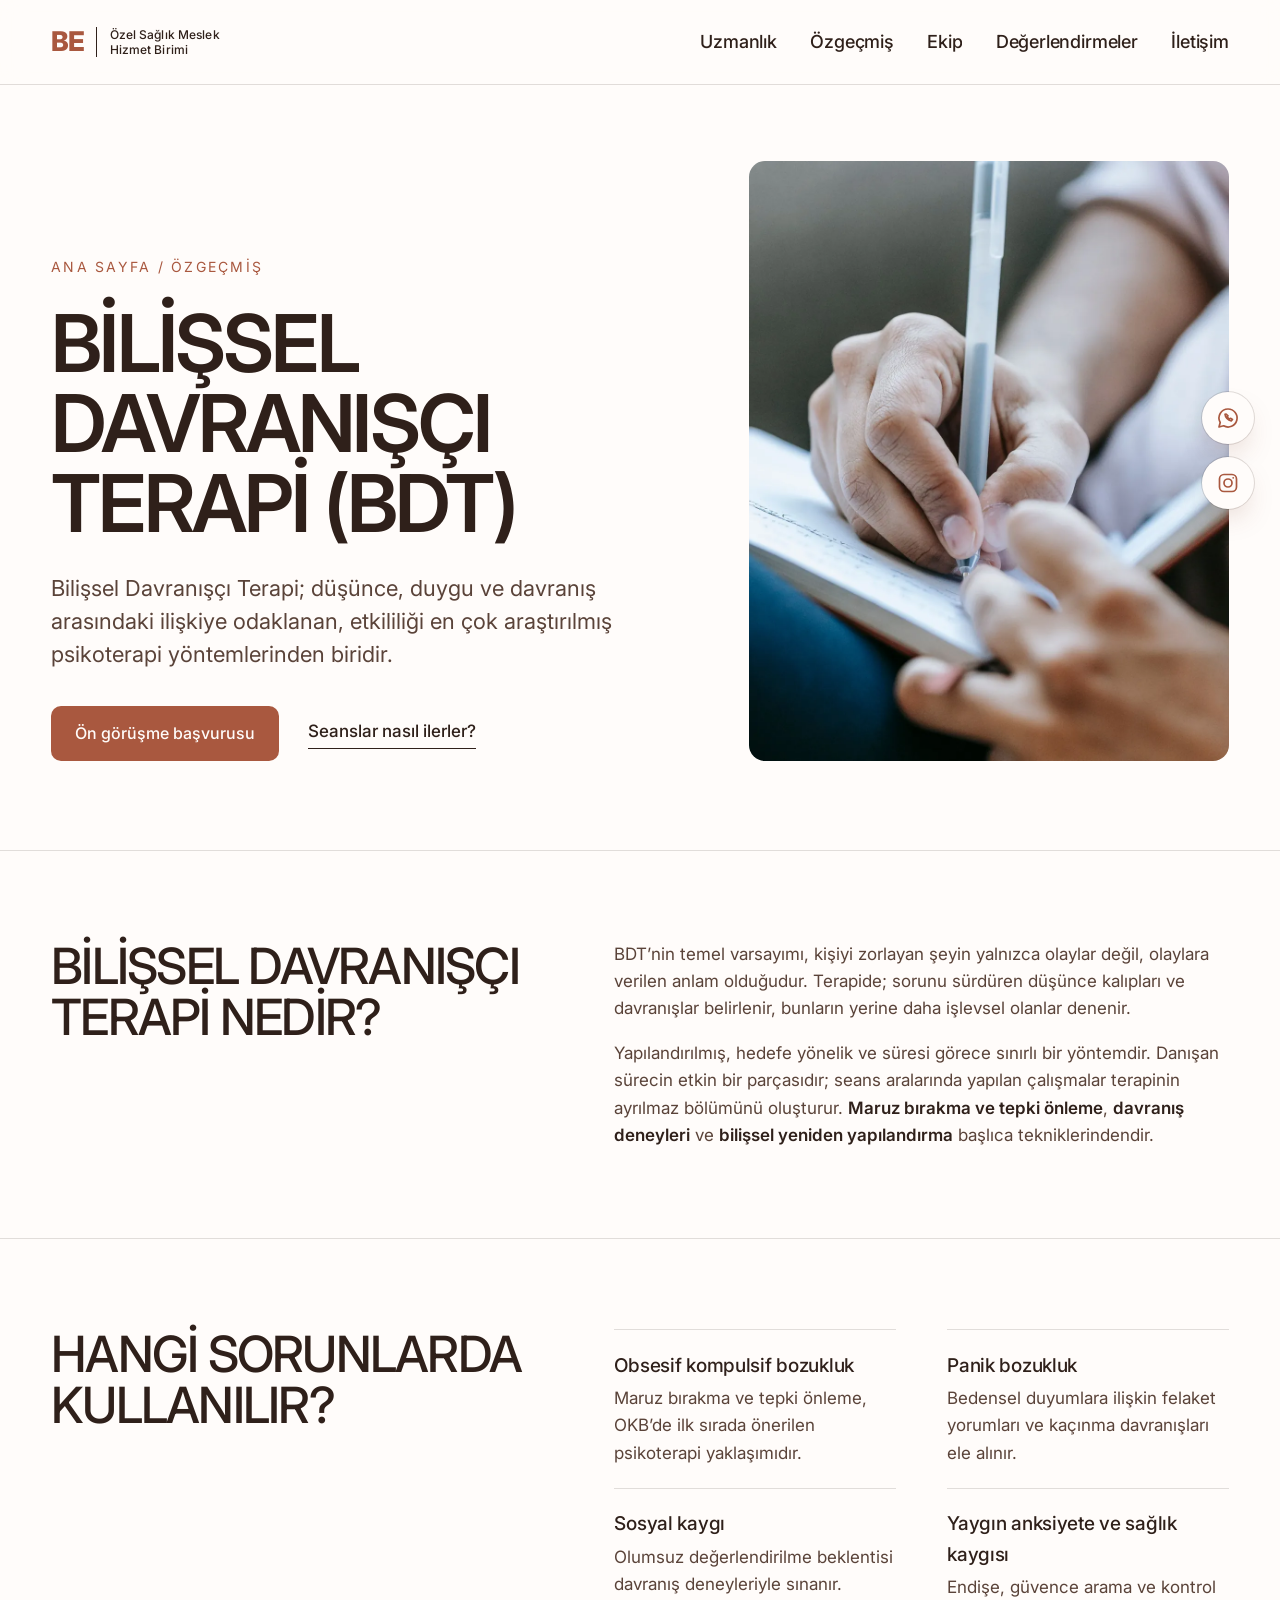
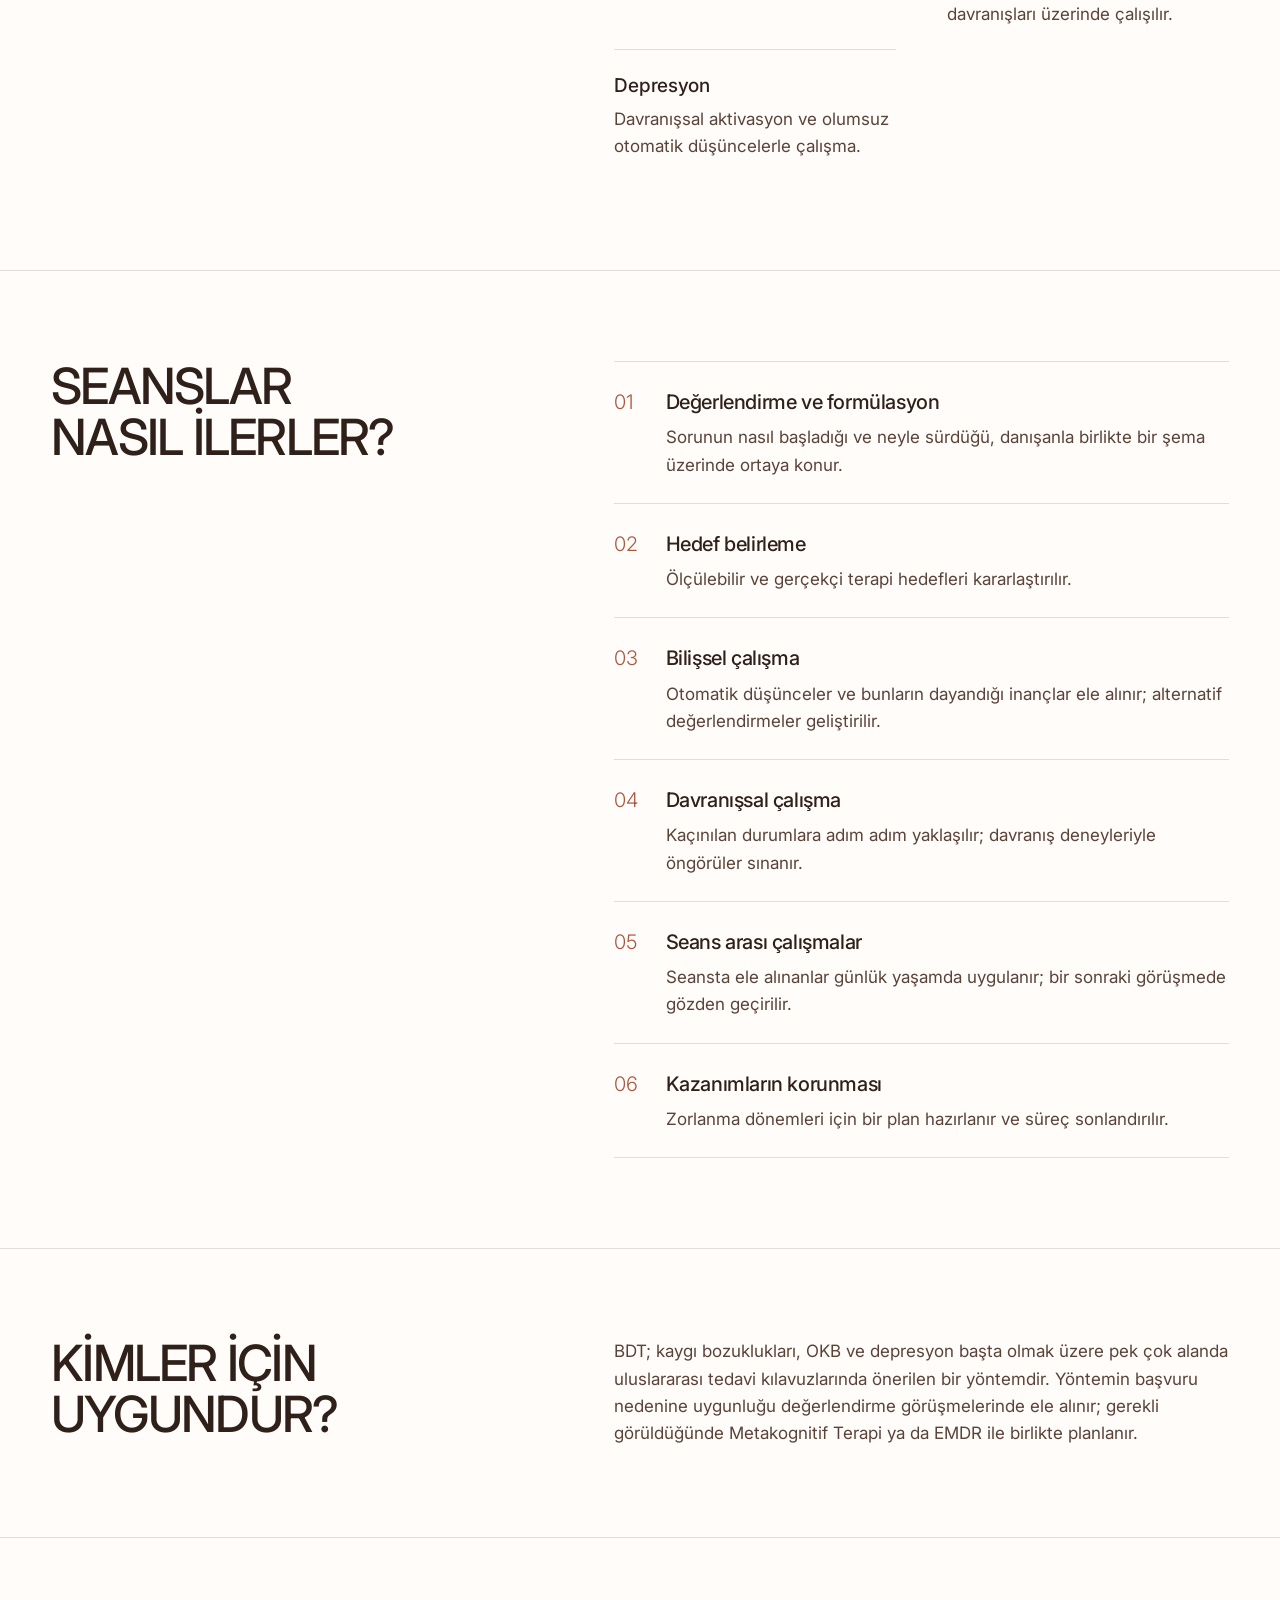
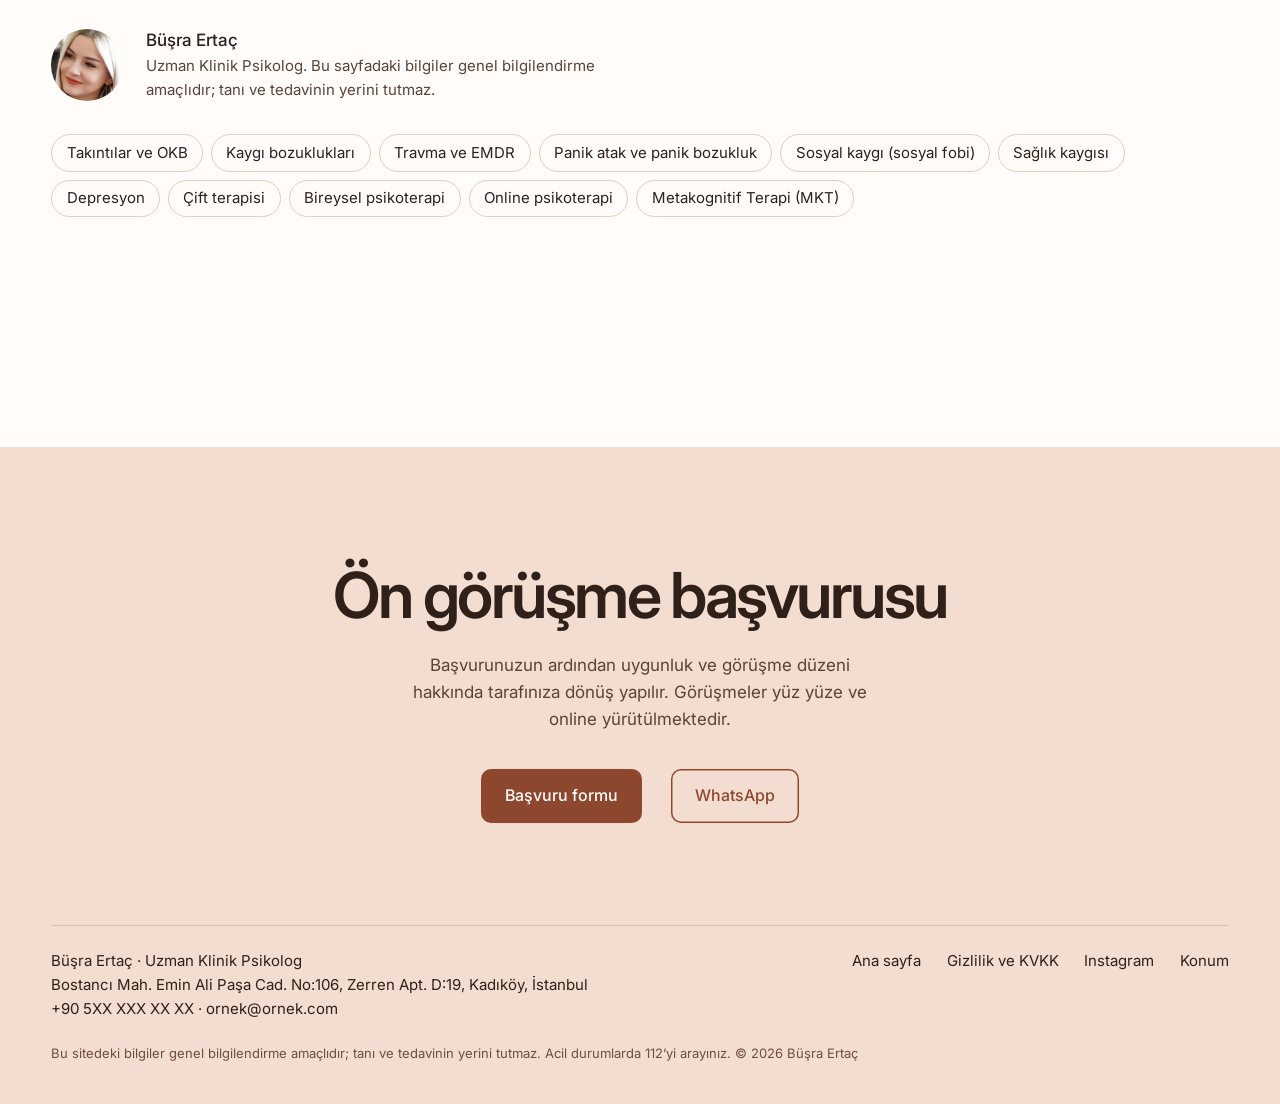
<file: bilissel-davranisci-terapi.html>
<!DOCTYPE html>
<html lang="tr" class="no-js">
<head>
<meta charset="utf-8">
<meta name="viewport" content="width=device-width, initial-scale=1">
<title>Bilişsel Davranışçı Terapi (BDT) — Büşra Ertaç · Bostancı, Kadıköy</title>
<meta name="description" content="Bilişsel Davranışçı Terapi (BDT) nedir, hangi sorunlarda kullanılır, seanslar nasıl ilerler? Uzman Klinik Psikolog Büşra Ertaç, Bostancı ve online.">
<meta name="theme-color" content="#FFFCFA">
<meta name="robots" content="noindex,nofollow"><!-- tasarım aşaması: yayına alınırken kaldırılacak -->
<link rel="preload" href="assets/fonts/Inter.woff2?v=2" as="font" type="font/woff2" crossorigin>
<link rel="stylesheet" href="css/alt.css?v=22">
<script>document.documentElement.classList.remove('no-js')</script>
<script type="application/ld+json">{"@context": "https://schema.org", "@graph": [{"@type": "MedicalWebPage", "name": "Bilişsel Davranışçı Terapi (BDT)", "description": "Bilişsel Davranışçı Terapi (BDT) nedir, hangi sorunlarda kullanılır, seanslar nasıl ilerler? Uzman Klinik Psikolog Büşra Ertaç, Bostancı ve online.", "inLanguage": "tr", "author": {"@type": "Person", "name": "Büşra Ertaç", "jobTitle": "Uzman Klinik Psikolog"}, "about": {"@type": "MedicalTherapy", "name": "Bilişsel Davranışçı Terapi (BDT)"}}, {"@type": "BreadcrumbList", "itemListElement": [{"@type": "ListItem", "position": 1, "name": "Ana sayfa", "item": "index.html"}, {"@type": "ListItem", "position": 2, "name": "Bilişsel Davranışçı Terapi (BDT)"}]}]}</script>
</head>
<body>
<a class="skip" href="#main">İçeriğe geç</a>
<div class="soc" aria-label="İletişim kanalları">
  <a href="https://wa.me/905000000000" target="_blank" rel="noopener" aria-label="WhatsApp"><svg viewBox="0 0 24 24" aria-hidden="true" fill="none" stroke="currentColor" stroke-width="1.7" stroke-linecap="round" stroke-linejoin="round"><path d="M12 3a9 9 0 0 0-7.8 13.5L3 21l4.6-1.2A9 9 0 1 0 12 3Z"/><path d="M9 8.3c.2 2.9 2.9 6 6.2 6.7l1.3-1.5-2-1.2-.9.8c-1-.5-1.9-1.5-2.4-2.5l.8-.8L10.1 8 9 8.3Z"/></svg></a>
  <a href="https://www.instagram.com/psk.busraertac/" target="_blank" rel="noopener" aria-label="Instagram"><svg viewBox="0 0 24 24" aria-hidden="true" fill="none" stroke="currentColor" stroke-width="1.7"><rect x="3.5" y="3.5" width="17" height="17" rx="4.5"/><circle cx="12" cy="12" r="4"/><circle cx="17.2" cy="6.8" r=".9" fill="currentColor" stroke="none"/></svg></a>
</div>
<nav class="nav" aria-label="Ana menü"><div class="w"><a class="brand" href="index.html" aria-label="Büşra Ertaç — ana sayfa"><b>BE</b><small>Özel Sağlık Meslek<br>Hizmet Birimi</small></a><div><a href="index.html#uzmanlik"><span class="roll">Uzmanlık</span></a><a href="index.html#ozgecmis"><span class="roll">Özgeçmiş</span></a><a href="index.html#ekip"><span class="roll">Ekip</span></a><a href="index.html#degerlendirmeler"><span class="roll">Değerlendirmeler</span></a><a href="index.html#konum"><span class="roll">İletişim</span></a></div></div></nav>

<main id="main">
<section class="ph"><div class="w">
  <div>
    <p class="crumb rv"><a href="index.html">Ana sayfa</a> / <a href="index.html#ozgecmis">Özgeçmiş</a></p>
    <h1 class="rv" style="--d:1">Bilişsel Davranışçı Terapi (BDT)</h1>
    <p class="leadp rv" style="--d:2">Bilişsel Davranışçı Terapi; düşünce, duygu ve davranış arasındaki ilişkiye odaklanan, etkililiği en çok araştırılmış psikoterapi yöntemlerinden biridir.</p>
    <div class="go rv" style="--d:3"><a class="btn btn--w" href="index.html#basvuru" data-topic="Diğer">Ön görüşme başvurusu</a><a class="more" href="#nasil">Seanslar nasıl ilerler?</a></div>
  </div>
  <figure class="pimg rv" style="--d:2"><img src="assets/img/m-bdt.webp" alt="Deftere not alan bir kişi" width="1100" height="1375" fetchpriority="high"></figure>
</div></section>
<section class="sec"><div class="w split"><h2 class="rv">Bilişsel Davranışçı Terapi nedir?</h2><div class="prose rv"><p>BDT’nin temel varsayımı, kişiyi zorlayan şeyin yalnızca olaylar değil, olaylara verilen anlam olduğudur. Terapide; sorunu sürdüren düşünce kalıpları ve davranışlar belirlenir, bunların yerine daha işlevsel olanlar denenir.</p><p>Yapılandırılmış, hedefe yönelik ve süresi görece sınırlı bir yöntemdir. Danışan sürecin etkin bir parçasıdır; seans aralarında yapılan çalışmalar terapinin ayrılmaz bölümünü oluşturur. <b>Maruz bırakma ve tepki önleme</b>, <b>davranış deneyleri</b> ve <b>bilişsel yeniden yapılandırma</b> başlıca tekniklerindendir.</p></div></div></section>
<section class="sec"><div class="w split"><h2 class="rv">Hangi sorunlarda kullanılır?</h2><ul class="signs"><li class="rv"><b>Obsesif kompulsif bozukluk</b>Maruz bırakma ve tepki önleme, OKB’de ilk sırada önerilen psikoterapi yaklaşımıdır.</li><li class="rv"><b>Panik bozukluk</b>Bedensel duyumlara ilişkin felaket yorumları ve kaçınma davranışları ele alınır.</li><li class="rv"><b>Sosyal kaygı</b>Olumsuz değerlendirilme beklentisi davranış deneyleriyle sınanır.</li><li class="rv"><b>Yaygın anksiyete ve sağlık kaygısı</b>Endişe, güvence arama ve kontrol davranışları üzerinde çalışılır.</li><li class="rv"><b>Depresyon</b>Davranışsal aktivasyon ve olumsuz otomatik düşüncelerle çalışma.</li></ul></div></section>
<section class="sec" id="nasil"><div class="w split"><h2 class="rv">Seanslar nasıl ilerler?</h2><ol class="how"><li class="rv"><span>01</span><div><b>Değerlendirme ve formülasyon</b><p>Sorunun nasıl başladığı ve neyle sürdüğü, danışanla birlikte bir şema üzerinde ortaya konur.</p></div></li><li class="rv"><span>02</span><div><b>Hedef belirleme</b><p>Ölçülebilir ve gerçekçi terapi hedefleri kararlaştırılır.</p></div></li><li class="rv"><span>03</span><div><b>Bilişsel çalışma</b><p>Otomatik düşünceler ve bunların dayandığı inançlar ele alınır; alternatif değerlendirmeler geliştirilir.</p></div></li><li class="rv"><span>04</span><div><b>Davranışsal çalışma</b><p>Kaçınılan durumlara adım adım yaklaşılır; davranış deneyleriyle öngörüler sınanır.</p></div></li><li class="rv"><span>05</span><div><b>Seans arası çalışmalar</b><p>Seansta ele alınanlar günlük yaşamda uygulanır; bir sonraki görüşmede gözden geçirilir.</p></div></li><li class="rv"><span>06</span><div><b>Kazanımların korunması</b><p>Zorlanma dönemleri için bir plan hazırlanır ve süreç sonlandırılır.</p></div></li></ol></div></section>
<section class="sec"><div class="w split"><h2 class="rv">Kimler için uygundur?</h2><div class="prose rv"><p>BDT; kaygı bozuklukları, OKB ve depresyon başta olmak üzere pek çok alanda uluslararası tedavi kılavuzlarında önerilen bir yöntemdir. Yöntemin başvuru nedenine uygunluğu değerlendirme görüşmelerinde ele alınır; gerekli görüldüğünde Metakognitif Terapi ya da EMDR ile birlikte planlanır.</p></div></div></section>
<section class="sec">
  <div class="w"><div class="author">
    <img src="assets/img/busra-yuz.webp" alt="Büşra Ertaç" width="240" height="240" loading="lazy">
    <p><b>Büşra Ertaç</b>Uzman Klinik Psikolog. Bu sayfadaki bilgiler genel bilgilendirme amaçlıdır; tanı ve tedavinin yerini tutmaz.</p>
  </div><div class="chips"><a href="okb.html">Takıntılar ve OKB</a><a href="kaygi.html">Kaygı bozuklukları</a><a href="emdr.html">Travma ve EMDR</a><a href="panik-atak.html">Panik atak ve panik bozukluk</a><a href="sosyal-kaygi.html">Sosyal kaygı (sosyal fobi)</a><a href="saglik-kaygisi.html">Sağlık kaygısı</a><a href="depresyon.html">Depresyon</a><a href="cift-terapisi.html">Çift terapisi</a><a href="bireysel-psikoterapi.html">Bireysel psikoterapi</a><a href="online-psikoterapi.html">Online psikoterapi</a><a href="metakognitif-terapi.html">Metakognitif Terapi (MKT)</a></div></div>
</section>
</main>
<section class="end"><div class="curve" aria-hidden="true"></div><div class="w">
  <h2 class="rv">Ön görüşme başvurusu</h2>
  <p class="rv">Başvurunuzun ardından uygunluk ve görüşme düzeni hakkında tarafınıza dönüş yapılır. Görüşmeler yüz yüze ve online yürütülmektedir.</p>
  <div class="go rv"><a class="btn" href="index.html#basvuru" data-topic="Diğer">Başvuru formu</a><a class="btn btn--o" href="https://wa.me/905000000000" target="_blank" rel="noopener">WhatsApp</a></div>
  <div class="foot"><span>Büşra Ertaç · Uzman Klinik Psikolog<br>Bostancı Mah. Emin Ali Paşa Cad. No:106, Zerren Apt. D:19, Kadıköy, İstanbul<br>+90 5XX XXX XX XX · ornek@ornek.com</span><div><a href="index.html">Ana sayfa</a><a href="gizlilik-ve-kvkk.html">Gizlilik ve KVKK</a><a href="https://www.instagram.com/psk.busraertac/" target="_blank" rel="noopener">Instagram</a><a href="index.html#konum">Konum</a></div></div>
  <p class="fine">Bu sitedeki bilgiler genel bilgilendirme amaçlıdır; tanı ve tedavinin yerini tutmaz. Acil durumlarda 112’yi arayınız. © 2026 Büşra Ertaç</p>
</div></section>
<script src="js/alt.js?v=22" defer></script>
</body>
</html>
</file>
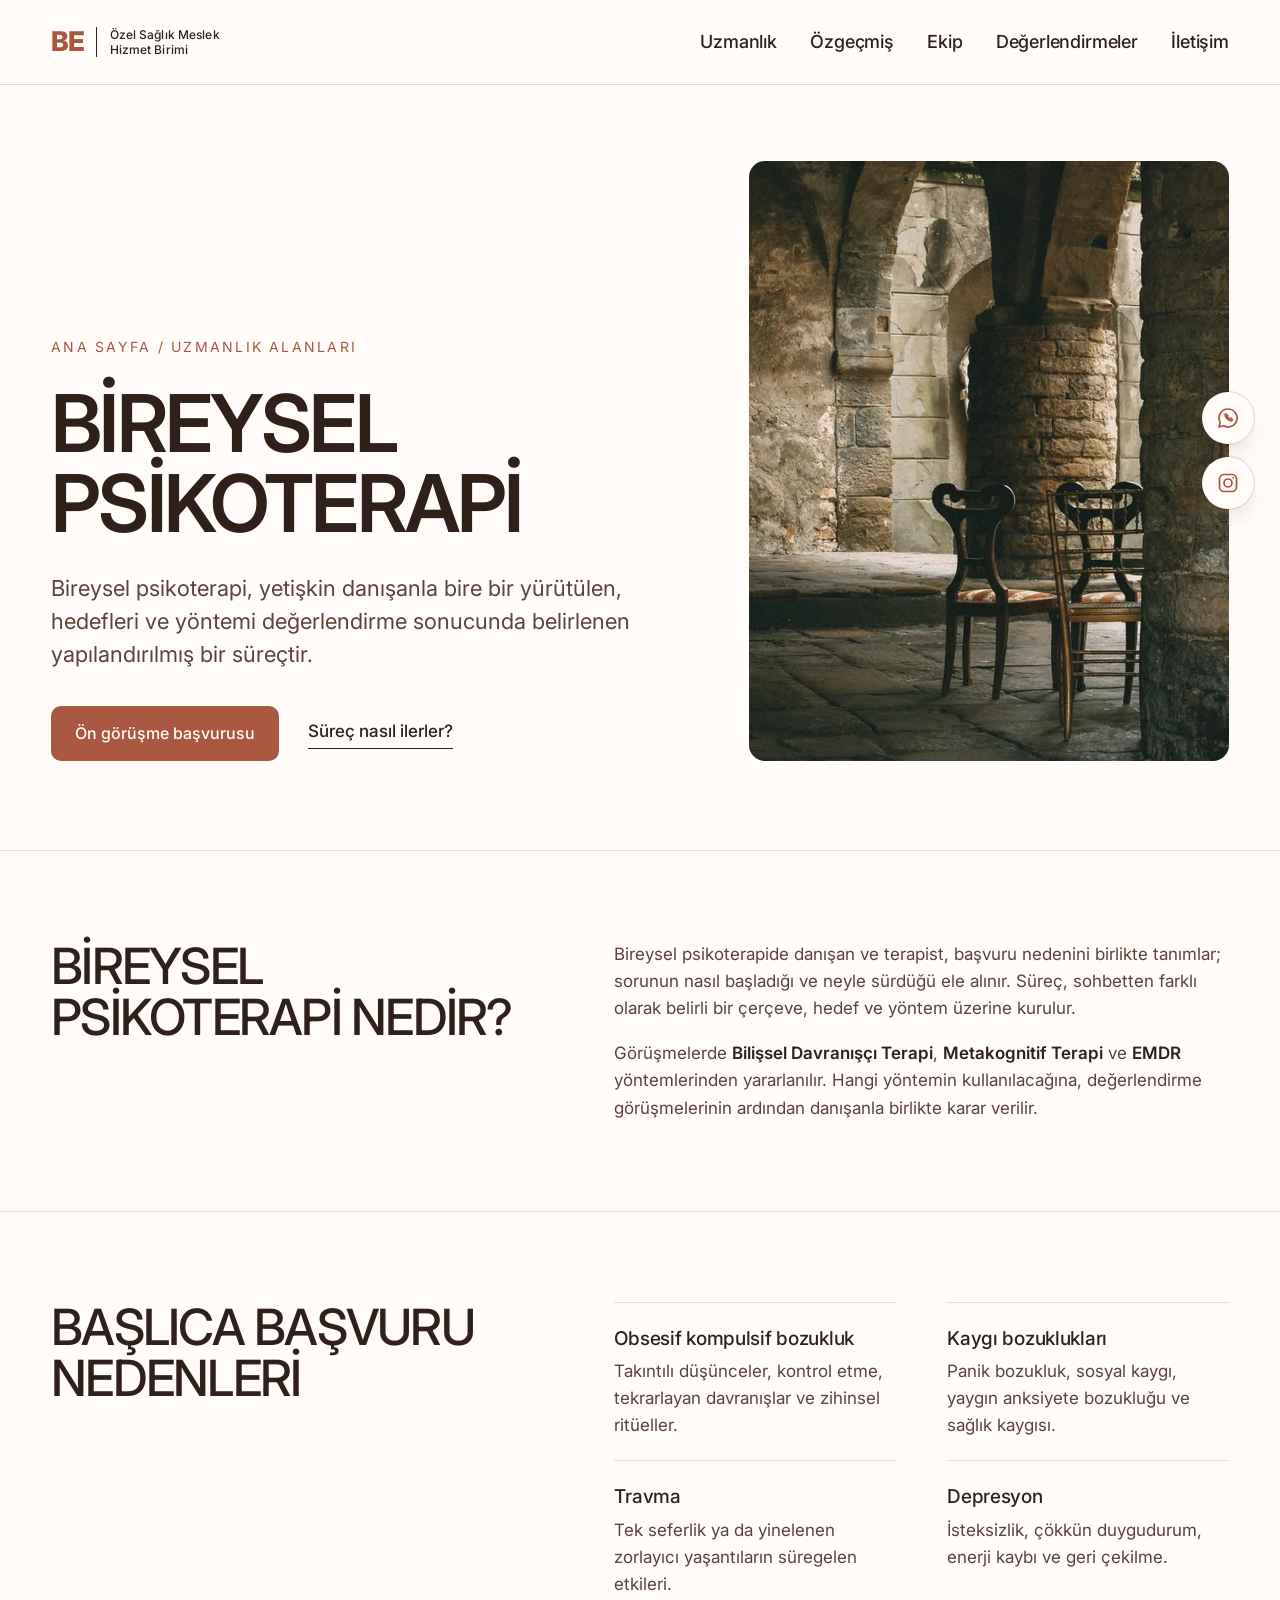
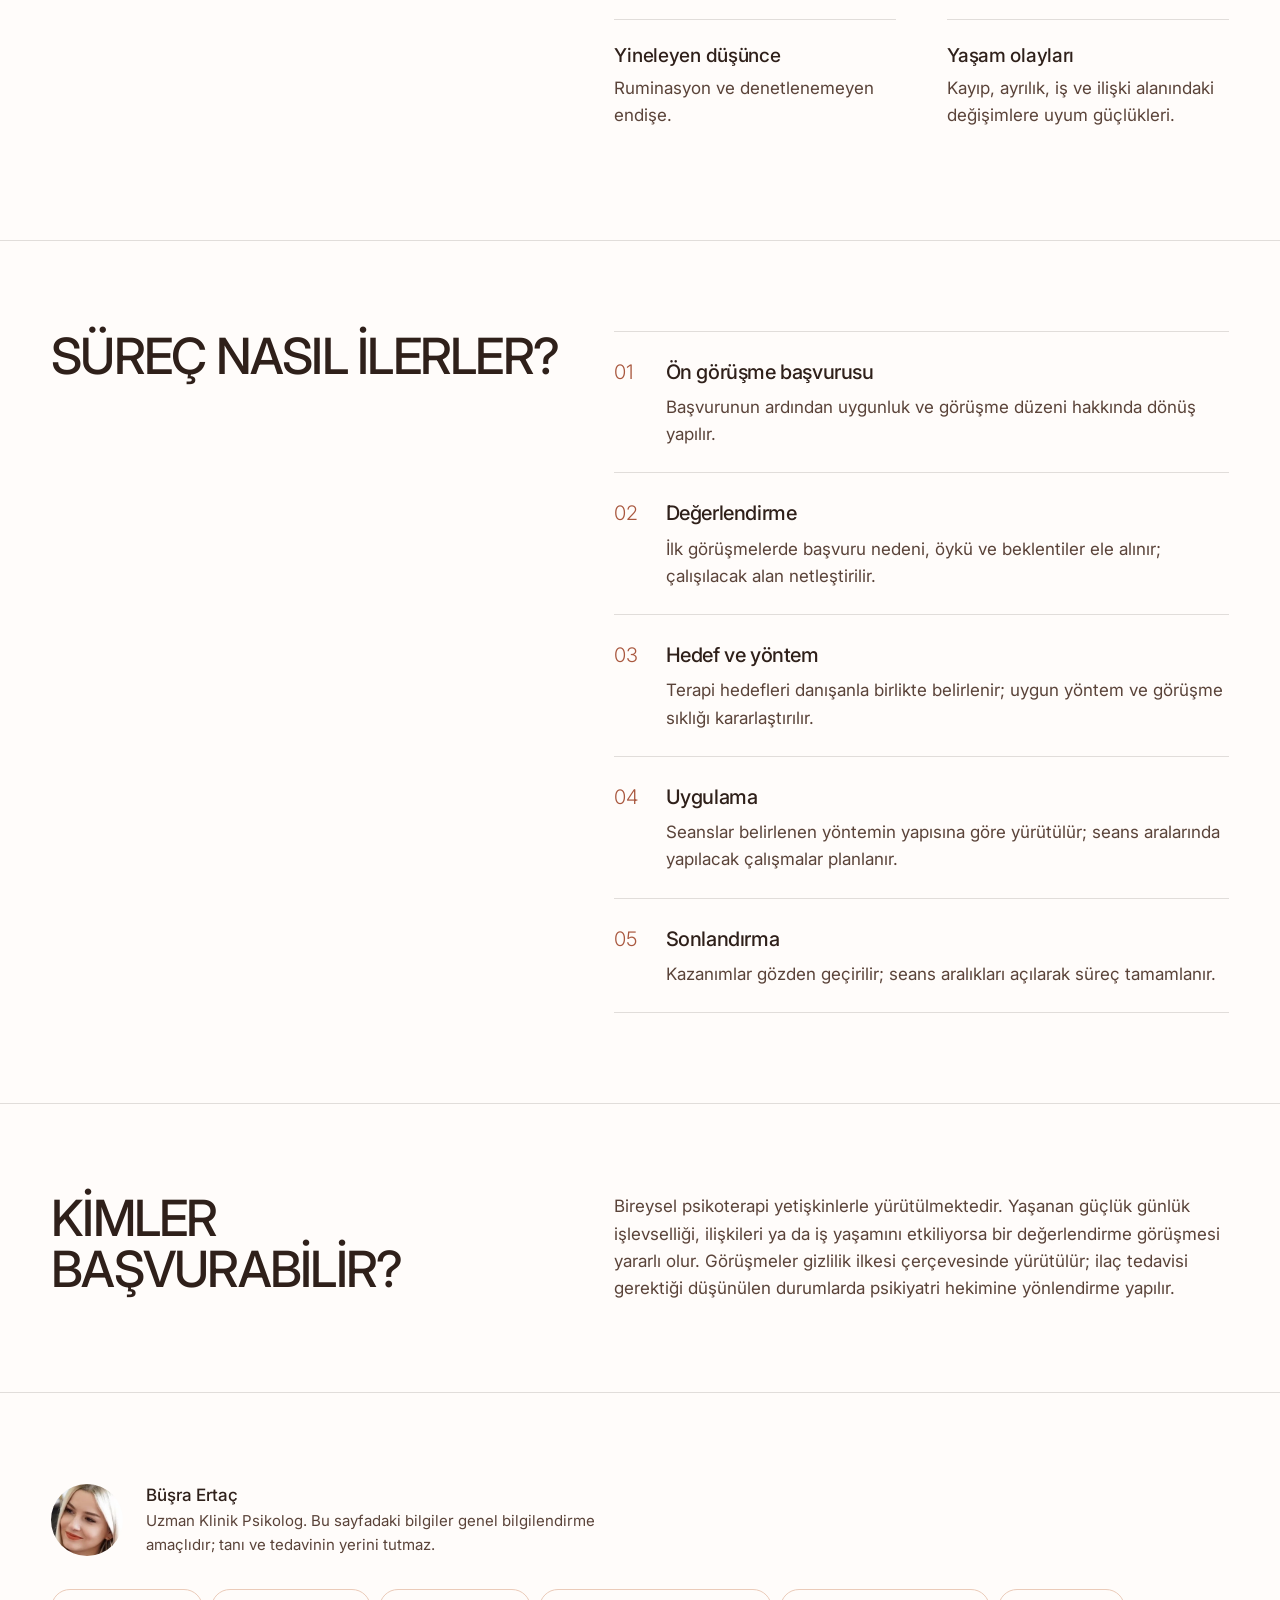
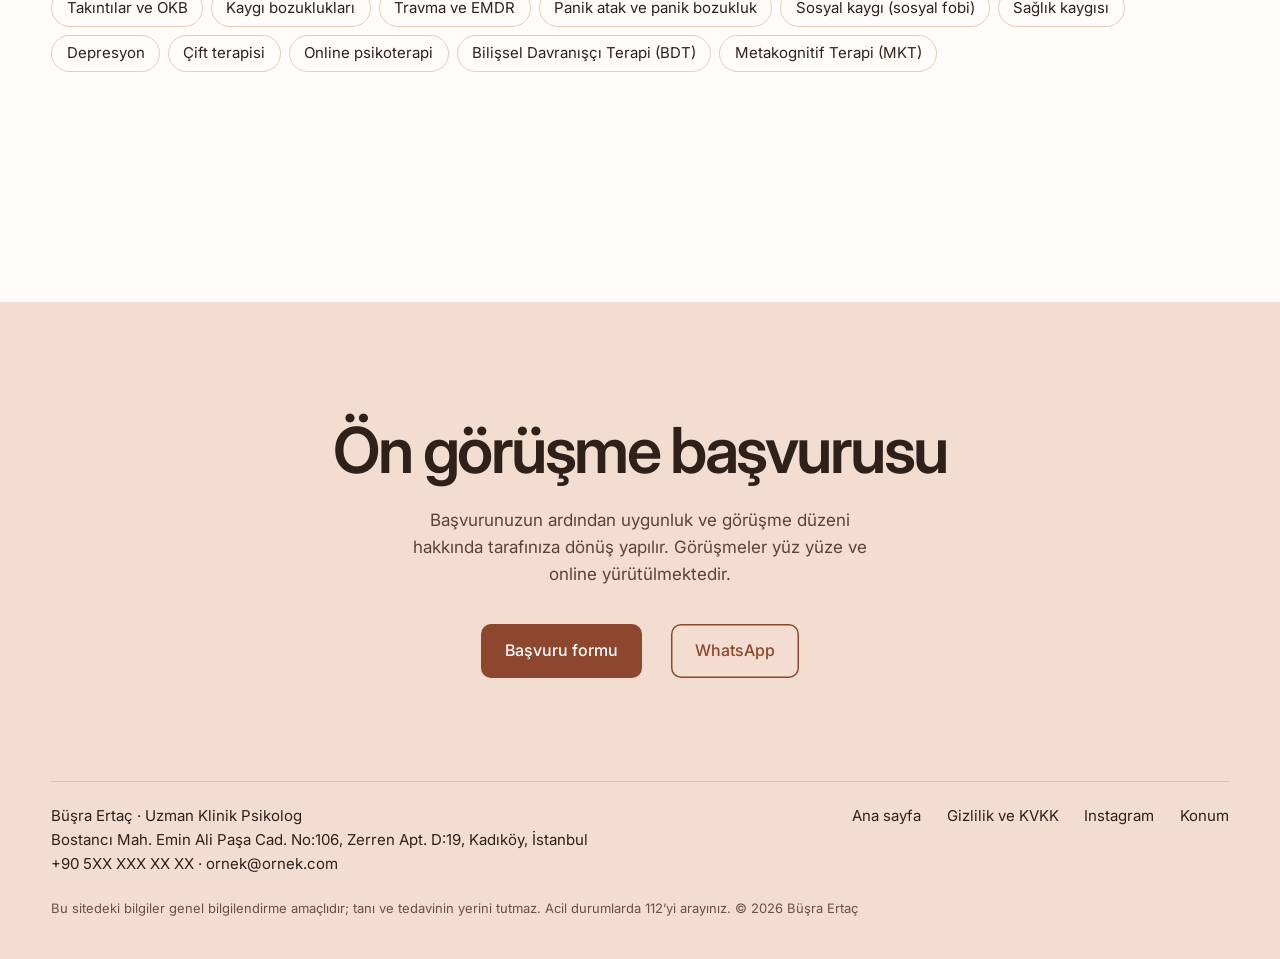
<file: bireysel-psikoterapi.html>
<!DOCTYPE html>
<html lang="tr" class="no-js">
<head>
<meta charset="utf-8">
<meta name="viewport" content="width=device-width, initial-scale=1">
<title>Bireysel Psikoterapi (Yetişkin) — Büşra Ertaç · Bostancı, İstanbul</title>
<meta name="description" content="Yetişkinlerle bireysel psikoterapi: değerlendirme, hedef belirleme ve kanıta dayalı yöntemlerle yapılandırılmış süreç. Bostancı’da yüz yüze ve online.">
<meta name="theme-color" content="#FFFCFA">
<meta name="robots" content="noindex,nofollow"><!-- tasarım aşaması: yayına alınırken kaldırılacak -->
<link rel="preload" href="assets/fonts/Inter.woff2?v=2" as="font" type="font/woff2" crossorigin>
<link rel="stylesheet" href="css/alt.css?v=22">
<script>document.documentElement.classList.remove('no-js')</script>
<script type="application/ld+json">{"@context": "https://schema.org", "@graph": [{"@type": "MedicalWebPage", "name": "Bireysel psikoterapi", "description": "Yetişkinlerle bireysel psikoterapi: değerlendirme, hedef belirleme ve kanıta dayalı yöntemlerle yapılandırılmış süreç. Bostancı’da yüz yüze ve online.", "inLanguage": "tr", "author": {"@type": "Person", "name": "Büşra Ertaç", "jobTitle": "Uzman Klinik Psikolog"}, "about": {"@type": "MedicalTherapy", "name": "Bireysel psikoterapi"}}, {"@type": "BreadcrumbList", "itemListElement": [{"@type": "ListItem", "position": 1, "name": "Ana sayfa", "item": "index.html"}, {"@type": "ListItem", "position": 2, "name": "Bireysel psikoterapi"}]}]}</script>
</head>
<body>
<a class="skip" href="#main">İçeriğe geç</a>
<div class="soc" aria-label="İletişim kanalları">
  <a href="https://wa.me/905000000000" target="_blank" rel="noopener" aria-label="WhatsApp"><svg viewBox="0 0 24 24" aria-hidden="true" fill="none" stroke="currentColor" stroke-width="1.7" stroke-linecap="round" stroke-linejoin="round"><path d="M12 3a9 9 0 0 0-7.8 13.5L3 21l4.6-1.2A9 9 0 1 0 12 3Z"/><path d="M9 8.3c.2 2.9 2.9 6 6.2 6.7l1.3-1.5-2-1.2-.9.8c-1-.5-1.9-1.5-2.4-2.5l.8-.8L10.1 8 9 8.3Z"/></svg></a>
  <a href="https://www.instagram.com/psk.busraertac/" target="_blank" rel="noopener" aria-label="Instagram"><svg viewBox="0 0 24 24" aria-hidden="true" fill="none" stroke="currentColor" stroke-width="1.7"><rect x="3.5" y="3.5" width="17" height="17" rx="4.5"/><circle cx="12" cy="12" r="4"/><circle cx="17.2" cy="6.8" r=".9" fill="currentColor" stroke="none"/></svg></a>
</div>
<nav class="nav" aria-label="Ana menü"><div class="w"><a class="brand" href="index.html" aria-label="Büşra Ertaç — ana sayfa"><b>BE</b><small>Özel Sağlık Meslek<br>Hizmet Birimi</small></a><div><a href="index.html#uzmanlik"><span class="roll">Uzmanlık</span></a><a href="index.html#ozgecmis"><span class="roll">Özgeçmiş</span></a><a href="index.html#ekip"><span class="roll">Ekip</span></a><a href="index.html#degerlendirmeler"><span class="roll">Değerlendirmeler</span></a><a href="index.html#konum"><span class="roll">İletişim</span></a></div></div></nav>

<main id="main">
<section class="ph"><div class="w">
  <div>
    <p class="crumb rv"><a href="index.html">Ana sayfa</a> / <a href="index.html#uzmanlik">Uzmanlık alanları</a></p>
    <h1 class="rv" style="--d:1">Bireysel psikoterapi</h1>
    <p class="leadp rv" style="--d:2">Bireysel psikoterapi, yetişkin danışanla bire bir yürütülen, hedefleri ve yöntemi değerlendirme sonucunda belirlenen yapılandırılmış bir süreçtir.</p>
    <div class="go rv" style="--d:3"><a class="btn btn--w" href="index.html#basvuru" data-topic="Diğer">Ön görüşme başvurusu</a><a class="more" href="#nasil">Süreç nasıl ilerler?</a></div>
  </div>
  <figure class="pimg rv" style="--d:2"><img src="assets/img/g-sandalyeler.webp" alt="Karşılıklı duran iki sandalye" width="1100" height="1375" fetchpriority="high"></figure>
</div></section>
<section class="sec"><div class="w split"><h2 class="rv">Bireysel psikoterapi nedir?</h2><div class="prose rv"><p>Bireysel psikoterapide danışan ve terapist, başvuru nedenini birlikte tanımlar; sorunun nasıl başladığı ve neyle sürdüğü ele alınır. Süreç, sohbetten farklı olarak belirli bir çerçeve, hedef ve yöntem üzerine kurulur.</p><p>Görüşmelerde <b>Bilişsel Davranışçı Terapi</b>, <b>Metakognitif Terapi</b> ve <b>EMDR</b> yöntemlerinden yararlanılır. Hangi yöntemin kullanılacağına, değerlendirme görüşmelerinin ardından danışanla birlikte karar verilir.</p></div></div></section>
<section class="sec"><div class="w split"><h2 class="rv">Başlıca başvuru nedenleri</h2><ul class="signs"><li class="rv"><b>Obsesif kompulsif bozukluk</b>Takıntılı düşünceler, kontrol etme, tekrarlayan davranışlar ve zihinsel ritüeller.</li><li class="rv"><b>Kaygı bozuklukları</b>Panik bozukluk, sosyal kaygı, yaygın anksiyete bozukluğu ve sağlık kaygısı.</li><li class="rv"><b>Travma</b>Tek seferlik ya da yinelenen zorlayıcı yaşantıların süregelen etkileri.</li><li class="rv"><b>Depresyon</b>İsteksizlik, çökkün duygudurum, enerji kaybı ve geri çekilme.</li><li class="rv"><b>Yineleyen düşünce</b>Ruminasyon ve denetlenemeyen endişe.</li><li class="rv"><b>Yaşam olayları</b>Kayıp, ayrılık, iş ve ilişki alanındaki değişimlere uyum güçlükleri.</li></ul></div></section>
<section class="sec" id="nasil"><div class="w split"><h2 class="rv">Süreç nasıl ilerler?</h2><ol class="how"><li class="rv"><span>01</span><div><b>Ön görüşme başvurusu</b><p>Başvurunun ardından uygunluk ve görüşme düzeni hakkında dönüş yapılır.</p></div></li><li class="rv"><span>02</span><div><b>Değerlendirme</b><p>İlk görüşmelerde başvuru nedeni, öykü ve beklentiler ele alınır; çalışılacak alan netleştirilir.</p></div></li><li class="rv"><span>03</span><div><b>Hedef ve yöntem</b><p>Terapi hedefleri danışanla birlikte belirlenir; uygun yöntem ve görüşme sıklığı kararlaştırılır.</p></div></li><li class="rv"><span>04</span><div><b>Uygulama</b><p>Seanslar belirlenen yöntemin yapısına göre yürütülür; seans aralarında yapılacak çalışmalar planlanır.</p></div></li><li class="rv"><span>05</span><div><b>Sonlandırma</b><p>Kazanımlar gözden geçirilir; seans aralıkları açılarak süreç tamamlanır.</p></div></li></ol></div></section>
<section class="sec"><div class="w split"><h2 class="rv">Kimler başvurabilir?</h2><div class="prose rv"><p>Bireysel psikoterapi yetişkinlerle yürütülmektedir. Yaşanan güçlük günlük işlevselliği, ilişkileri ya da iş yaşamını etkiliyorsa bir değerlendirme görüşmesi yararlı olur. Görüşmeler gizlilik ilkesi çerçevesinde yürütülür; ilaç tedavisi gerektiği düşünülen durumlarda psikiyatri hekimine yönlendirme yapılır.</p></div></div></section>
<section class="sec">
  <div class="w"><div class="author">
    <img src="assets/img/busra-yuz.webp" alt="Büşra Ertaç" width="240" height="240" loading="lazy">
    <p><b>Büşra Ertaç</b>Uzman Klinik Psikolog. Bu sayfadaki bilgiler genel bilgilendirme amaçlıdır; tanı ve tedavinin yerini tutmaz.</p>
  </div><div class="chips"><a href="okb.html">Takıntılar ve OKB</a><a href="kaygi.html">Kaygı bozuklukları</a><a href="emdr.html">Travma ve EMDR</a><a href="panik-atak.html">Panik atak ve panik bozukluk</a><a href="sosyal-kaygi.html">Sosyal kaygı (sosyal fobi)</a><a href="saglik-kaygisi.html">Sağlık kaygısı</a><a href="depresyon.html">Depresyon</a><a href="cift-terapisi.html">Çift terapisi</a><a href="online-psikoterapi.html">Online psikoterapi</a><a href="bilissel-davranisci-terapi.html">Bilişsel Davranışçı Terapi (BDT)</a><a href="metakognitif-terapi.html">Metakognitif Terapi (MKT)</a></div></div>
</section>
</main>
<section class="end"><div class="curve" aria-hidden="true"></div><div class="w">
  <h2 class="rv">Ön görüşme başvurusu</h2>
  <p class="rv">Başvurunuzun ardından uygunluk ve görüşme düzeni hakkında tarafınıza dönüş yapılır. Görüşmeler yüz yüze ve online yürütülmektedir.</p>
  <div class="go rv"><a class="btn" href="index.html#basvuru" data-topic="Diğer">Başvuru formu</a><a class="btn btn--o" href="https://wa.me/905000000000" target="_blank" rel="noopener">WhatsApp</a></div>
  <div class="foot"><span>Büşra Ertaç · Uzman Klinik Psikolog<br>Bostancı Mah. Emin Ali Paşa Cad. No:106, Zerren Apt. D:19, Kadıköy, İstanbul<br>+90 5XX XXX XX XX · ornek@ornek.com</span><div><a href="index.html">Ana sayfa</a><a href="gizlilik-ve-kvkk.html">Gizlilik ve KVKK</a><a href="https://www.instagram.com/psk.busraertac/" target="_blank" rel="noopener">Instagram</a><a href="index.html#konum">Konum</a></div></div>
  <p class="fine">Bu sitedeki bilgiler genel bilgilendirme amaçlıdır; tanı ve tedavinin yerini tutmaz. Acil durumlarda 112’yi arayınız. © 2026 Büşra Ertaç</p>
</div></section>
<script src="js/alt.js?v=22" defer></script>
</body>
</html>
</file>
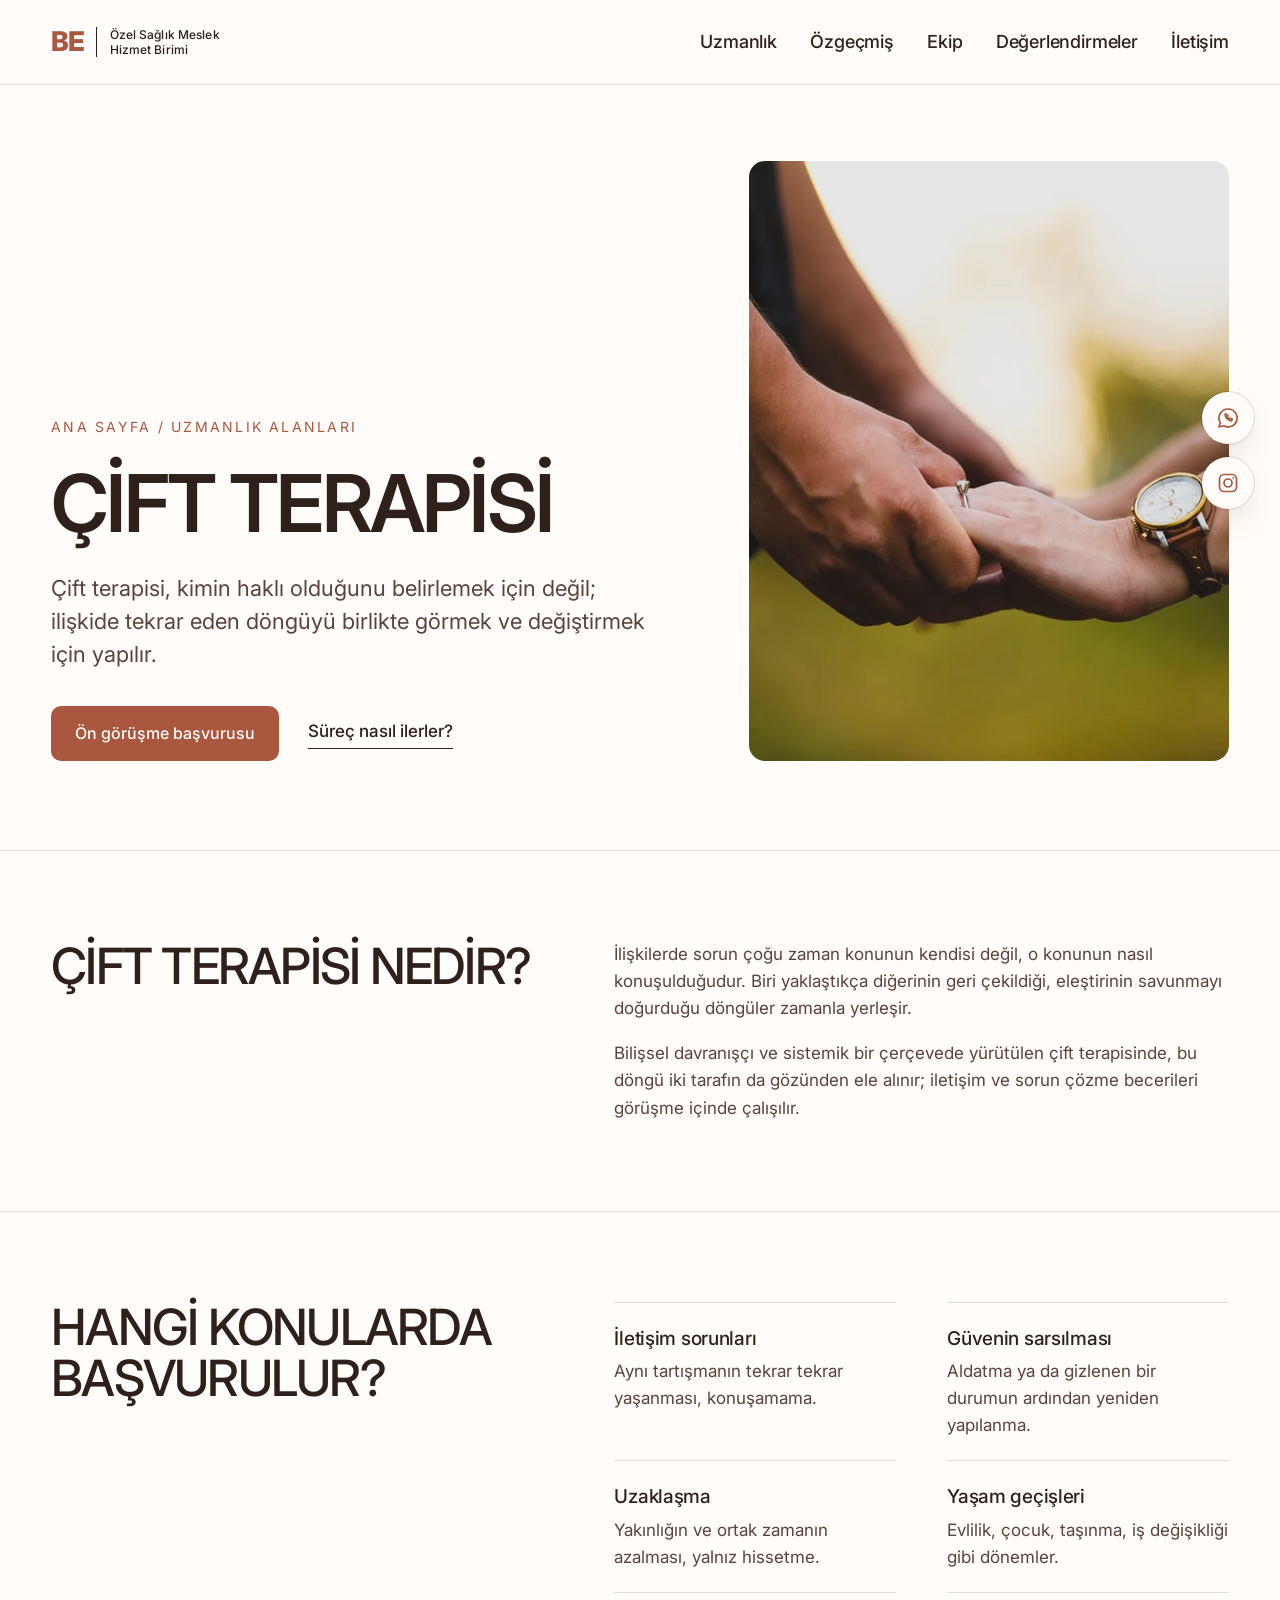
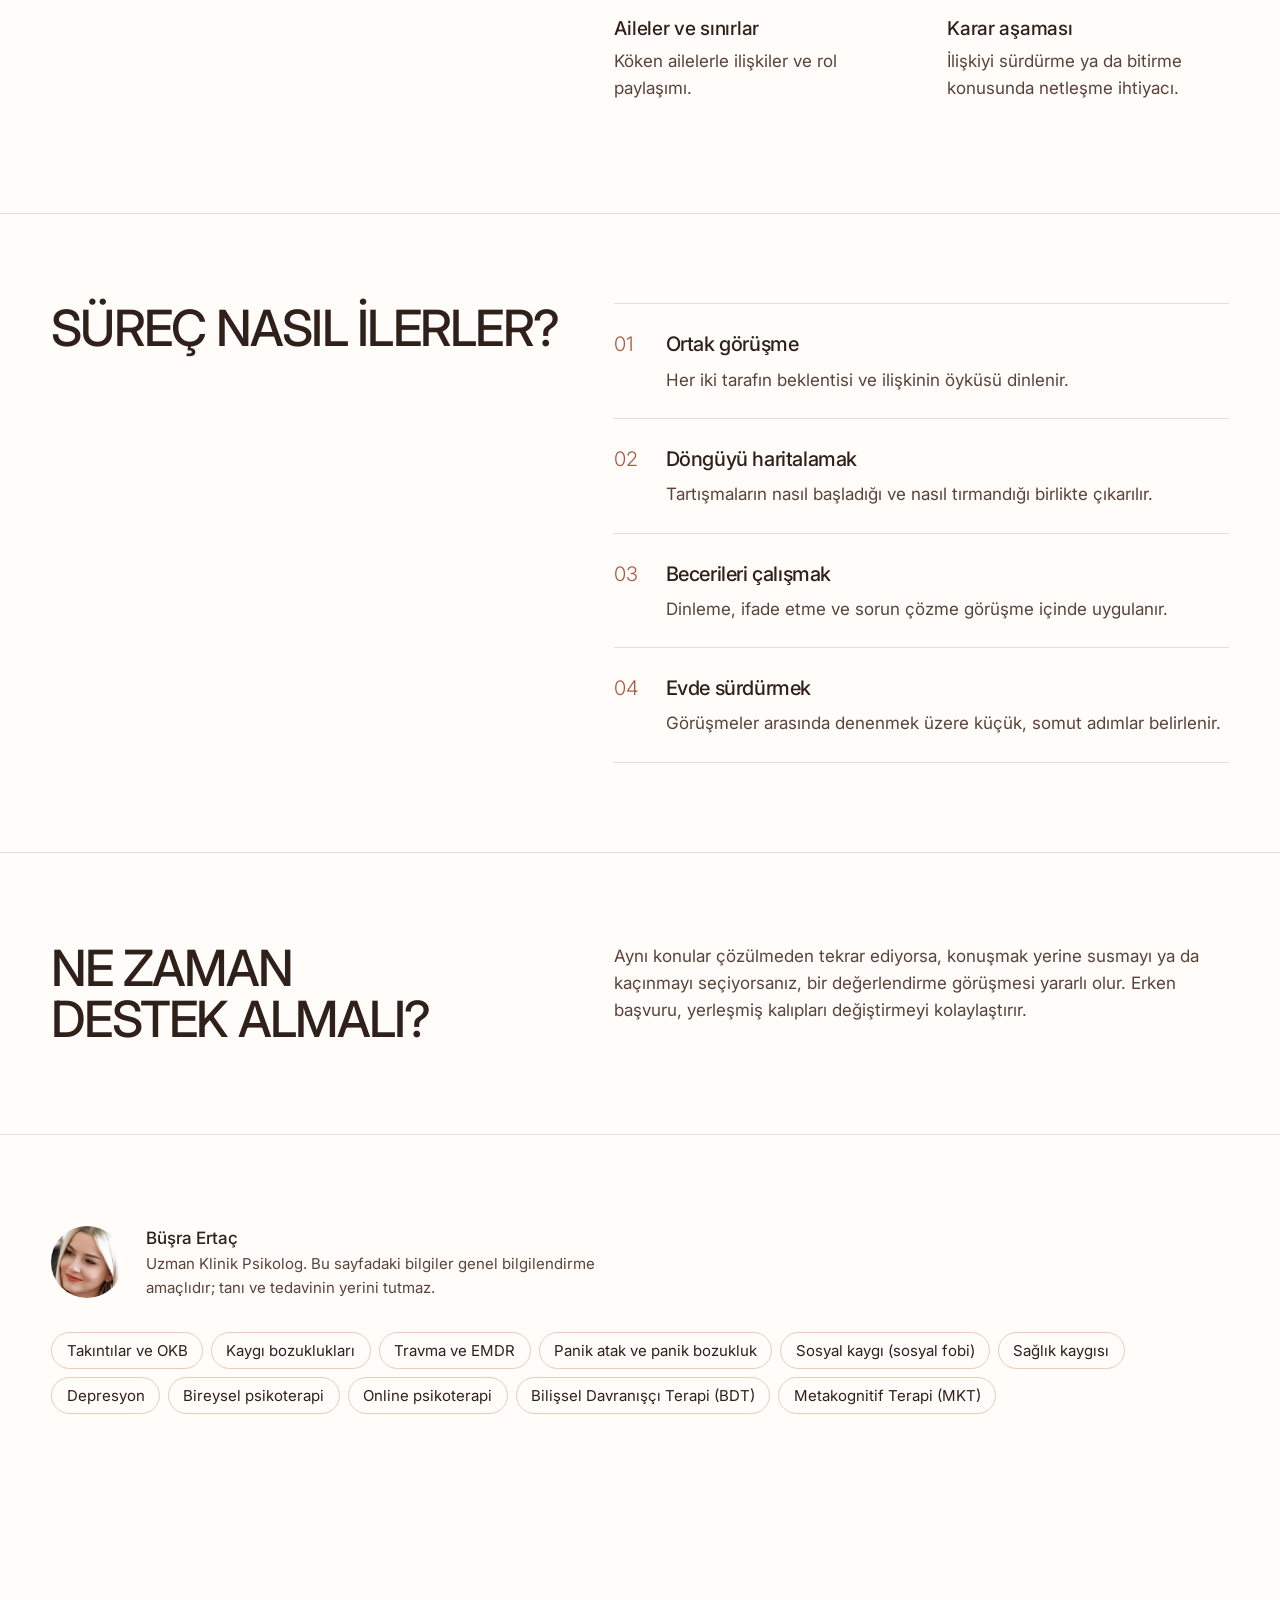
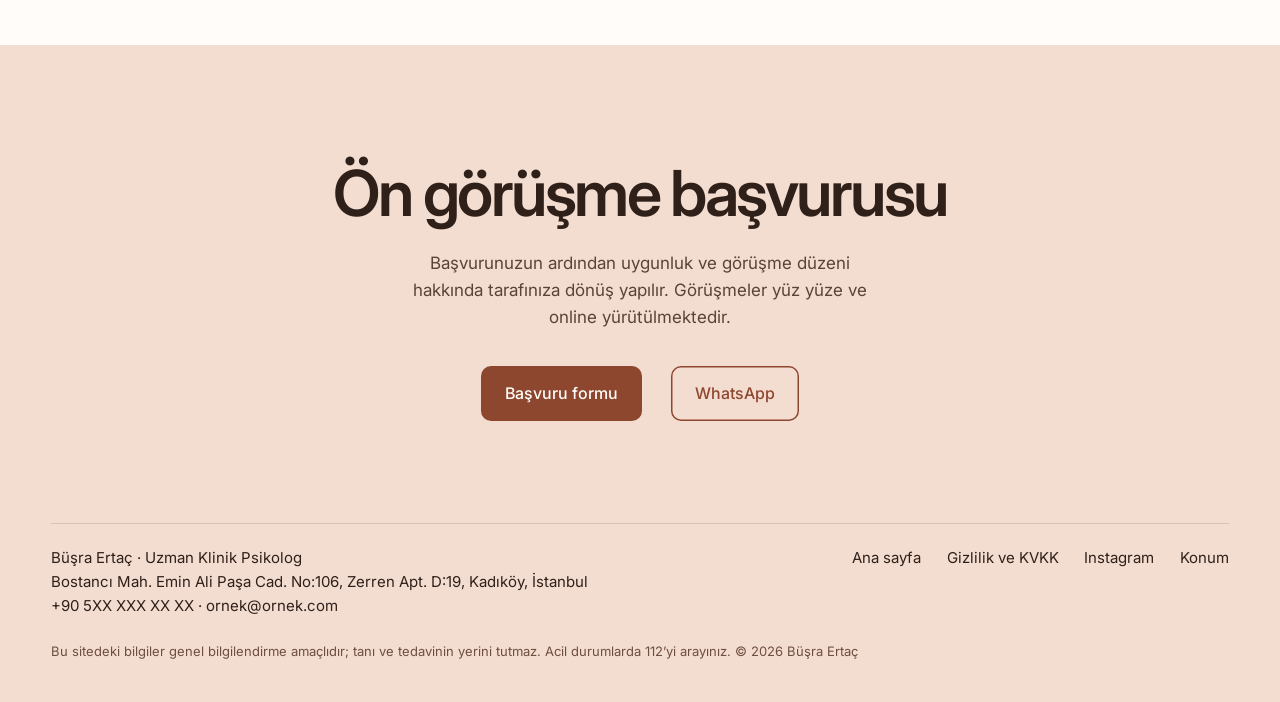
<file: cift-terapisi.html>
<!DOCTYPE html>
<html lang="tr" class="no-js">
<head>
<meta charset="utf-8">
<meta name="viewport" content="width=device-width, initial-scale=1">
<title>Çift Terapisi — Büşra Ertaç · Bostancı, İstanbul</title>
<meta name="description" content="Çift terapisi ne zaman gerekir, nasıl ilerler? Uzman Klinik Psikolog Büşra Ertaç ile Bostancı’da yüz yüze ve online çift terapisi.">
<meta name="theme-color" content="#FFFCFA">
<meta name="robots" content="noindex,nofollow"><!-- tasarım aşaması: yayına alınırken kaldırılacak -->
<link rel="preload" href="assets/fonts/Inter.woff2?v=2" as="font" type="font/woff2" crossorigin>
<link rel="stylesheet" href="css/alt.css?v=22">
<script>document.documentElement.classList.remove('no-js')</script>
<script type="application/ld+json">{"@context": "https://schema.org", "@graph": [{"@type": "MedicalWebPage", "name": "Çift terapisi", "description": "Çift terapisi ne zaman gerekir, nasıl ilerler? Uzman Klinik Psikolog Büşra Ertaç ile Bostancı’da yüz yüze ve online çift terapisi.", "inLanguage": "tr", "author": {"@type": "Person", "name": "Büşra Ertaç", "jobTitle": "Uzman Klinik Psikolog"}, "about": {"@type": "MedicalTherapy", "name": "Çift terapisi"}}, {"@type": "BreadcrumbList", "itemListElement": [{"@type": "ListItem", "position": 1, "name": "Ana sayfa", "item": "index.html"}, {"@type": "ListItem", "position": 2, "name": "Çift terapisi"}]}]}</script>
</head>
<body>
<a class="skip" href="#main">İçeriğe geç</a>
<div class="soc" aria-label="İletişim kanalları">
  <a href="https://wa.me/905000000000" target="_blank" rel="noopener" aria-label="WhatsApp"><svg viewBox="0 0 24 24" aria-hidden="true" fill="none" stroke="currentColor" stroke-width="1.7" stroke-linecap="round" stroke-linejoin="round"><path d="M12 3a9 9 0 0 0-7.8 13.5L3 21l4.6-1.2A9 9 0 1 0 12 3Z"/><path d="M9 8.3c.2 2.9 2.9 6 6.2 6.7l1.3-1.5-2-1.2-.9.8c-1-.5-1.9-1.5-2.4-2.5l.8-.8L10.1 8 9 8.3Z"/></svg></a>
  <a href="https://www.instagram.com/psk.busraertac/" target="_blank" rel="noopener" aria-label="Instagram"><svg viewBox="0 0 24 24" aria-hidden="true" fill="none" stroke="currentColor" stroke-width="1.7"><rect x="3.5" y="3.5" width="17" height="17" rx="4.5"/><circle cx="12" cy="12" r="4"/><circle cx="17.2" cy="6.8" r=".9" fill="currentColor" stroke="none"/></svg></a>
</div>
<nav class="nav" aria-label="Ana menü"><div class="w"><a class="brand" href="index.html" aria-label="Büşra Ertaç — ana sayfa"><b>BE</b><small>Özel Sağlık Meslek<br>Hizmet Birimi</small></a><div><a href="index.html#uzmanlik"><span class="roll">Uzmanlık</span></a><a href="index.html#ozgecmis"><span class="roll">Özgeçmiş</span></a><a href="index.html#ekip"><span class="roll">Ekip</span></a><a href="index.html#degerlendirmeler"><span class="roll">Değerlendirmeler</span></a><a href="index.html#konum"><span class="roll">İletişim</span></a></div></div></nav>

<main id="main">
<section class="ph"><div class="w">
  <div>
    <p class="crumb rv"><a href="index.html">Ana sayfa</a> / <a href="index.html#uzmanlik">Uzmanlık alanları</a></p>
    <h1 class="rv" style="--d:1">Çift terapisi</h1>
    <p class="leadp rv" style="--d:2">Çift terapisi, kimin haklı olduğunu belirlemek için değil; ilişkide tekrar eden döngüyü birlikte görmek ve değiştirmek için yapılır.</p>
    <div class="go rv" style="--d:3"><a class="btn btn--w" href="index.html#basvuru" data-topic="Çift terapisi">Ön görüşme başvurusu</a><a class="more" href="#nasil">Süreç nasıl ilerler?</a></div>
  </div>
  <figure class="pimg rv" style="--d:2"><img src="assets/img/g-eller.webp" alt="Birbirinin elini tutan iki kişi" width="1100" height="1375" fetchpriority="high"></figure>
</div></section>
<section class="sec"><div class="w split"><h2 class="rv">Çift terapisi nedir?</h2><div class="prose rv"><p>İlişkilerde sorun çoğu zaman konunun kendisi değil, o konunun nasıl konuşulduğudur. Biri yaklaştıkça diğerinin geri çekildiği, eleştirinin savunmayı doğurduğu döngüler zamanla yerleşir.</p><p>Bilişsel davranışçı ve sistemik bir çerçevede yürütülen çift terapisinde, bu döngü iki tarafın da gözünden ele alınır; iletişim ve sorun çözme becerileri görüşme içinde çalışılır.</p></div></div></section>
<section class="sec"><div class="w split"><h2 class="rv">Hangi konularda başvurulur?</h2><ul class="signs"><li class="rv"><b>İletişim sorunları</b>Aynı tartışmanın tekrar tekrar yaşanması, konuşamama.</li><li class="rv"><b>Güvenin sarsılması</b>Aldatma ya da gizlenen bir durumun ardından yeniden yapılanma.</li><li class="rv"><b>Uzaklaşma</b>Yakınlığın ve ortak zamanın azalması, yalnız hissetme.</li><li class="rv"><b>Yaşam geçişleri</b>Evlilik, çocuk, taşınma, iş değişikliği gibi dönemler.</li><li class="rv"><b>Aileler ve sınırlar</b>Köken ailelerle ilişkiler ve rol paylaşımı.</li><li class="rv"><b>Karar aşaması</b>İlişkiyi sürdürme ya da bitirme konusunda netleşme ihtiyacı.</li></ul></div></section>
<section class="sec" id="nasil"><div class="w split"><h2 class="rv">Süreç nasıl ilerler?</h2><ol class="how"><li class="rv"><span>01</span><div><b>Ortak görüşme</b><p>Her iki tarafın beklentisi ve ilişkinin öyküsü dinlenir.</p></div></li><li class="rv"><span>02</span><div><b>Döngüyü haritalamak</b><p>Tartışmaların nasıl başladığı ve nasıl tırmandığı birlikte çıkarılır.</p></div></li><li class="rv"><span>03</span><div><b>Becerileri çalışmak</b><p>Dinleme, ifade etme ve sorun çözme görüşme içinde uygulanır.</p></div></li><li class="rv"><span>04</span><div><b>Evde sürdürmek</b><p>Görüşmeler arasında denenmek üzere küçük, somut adımlar belirlenir.</p></div></li></ol></div></section>
<section class="sec"><div class="w split"><h2 class="rv">Ne zaman destek almalı?</h2><div class="prose rv"><p>Aynı konular çözülmeden tekrar ediyorsa, konuşmak yerine susmayı ya da kaçınmayı seçiyorsanız, bir değerlendirme görüşmesi yararlı olur. Erken başvuru, yerleşmiş kalıpları değiştirmeyi kolaylaştırır.</p></div></div></section>
<section class="sec">
  <div class="w"><div class="author">
    <img src="assets/img/busra-yuz.webp" alt="Büşra Ertaç" width="240" height="240" loading="lazy">
    <p><b>Büşra Ertaç</b>Uzman Klinik Psikolog. Bu sayfadaki bilgiler genel bilgilendirme amaçlıdır; tanı ve tedavinin yerini tutmaz.</p>
  </div><div class="chips"><a href="okb.html">Takıntılar ve OKB</a><a href="kaygi.html">Kaygı bozuklukları</a><a href="emdr.html">Travma ve EMDR</a><a href="panik-atak.html">Panik atak ve panik bozukluk</a><a href="sosyal-kaygi.html">Sosyal kaygı (sosyal fobi)</a><a href="saglik-kaygisi.html">Sağlık kaygısı</a><a href="depresyon.html">Depresyon</a><a href="bireysel-psikoterapi.html">Bireysel psikoterapi</a><a href="online-psikoterapi.html">Online psikoterapi</a><a href="bilissel-davranisci-terapi.html">Bilişsel Davranışçı Terapi (BDT)</a><a href="metakognitif-terapi.html">Metakognitif Terapi (MKT)</a></div></div>
</section>
</main>
<section class="end"><div class="curve" aria-hidden="true"></div><div class="w">
  <h2 class="rv">Ön görüşme başvurusu</h2>
  <p class="rv">Başvurunuzun ardından uygunluk ve görüşme düzeni hakkında tarafınıza dönüş yapılır. Görüşmeler yüz yüze ve online yürütülmektedir.</p>
  <div class="go rv"><a class="btn" href="index.html#basvuru" data-topic="Çift terapisi">Başvuru formu</a><a class="btn btn--o" href="https://wa.me/905000000000" target="_blank" rel="noopener">WhatsApp</a></div>
  <div class="foot"><span>Büşra Ertaç · Uzman Klinik Psikolog<br>Bostancı Mah. Emin Ali Paşa Cad. No:106, Zerren Apt. D:19, Kadıköy, İstanbul<br>+90 5XX XXX XX XX · ornek@ornek.com</span><div><a href="index.html">Ana sayfa</a><a href="gizlilik-ve-kvkk.html">Gizlilik ve KVKK</a><a href="https://www.instagram.com/psk.busraertac/" target="_blank" rel="noopener">Instagram</a><a href="index.html#konum">Konum</a></div></div>
  <p class="fine">Bu sitedeki bilgiler genel bilgilendirme amaçlıdır; tanı ve tedavinin yerini tutmaz. Acil durumlarda 112’yi arayınız. © 2026 Büşra Ertaç</p>
</div></section>
<script src="js/alt.js?v=22" defer></script>
</body>
</html>
</file>
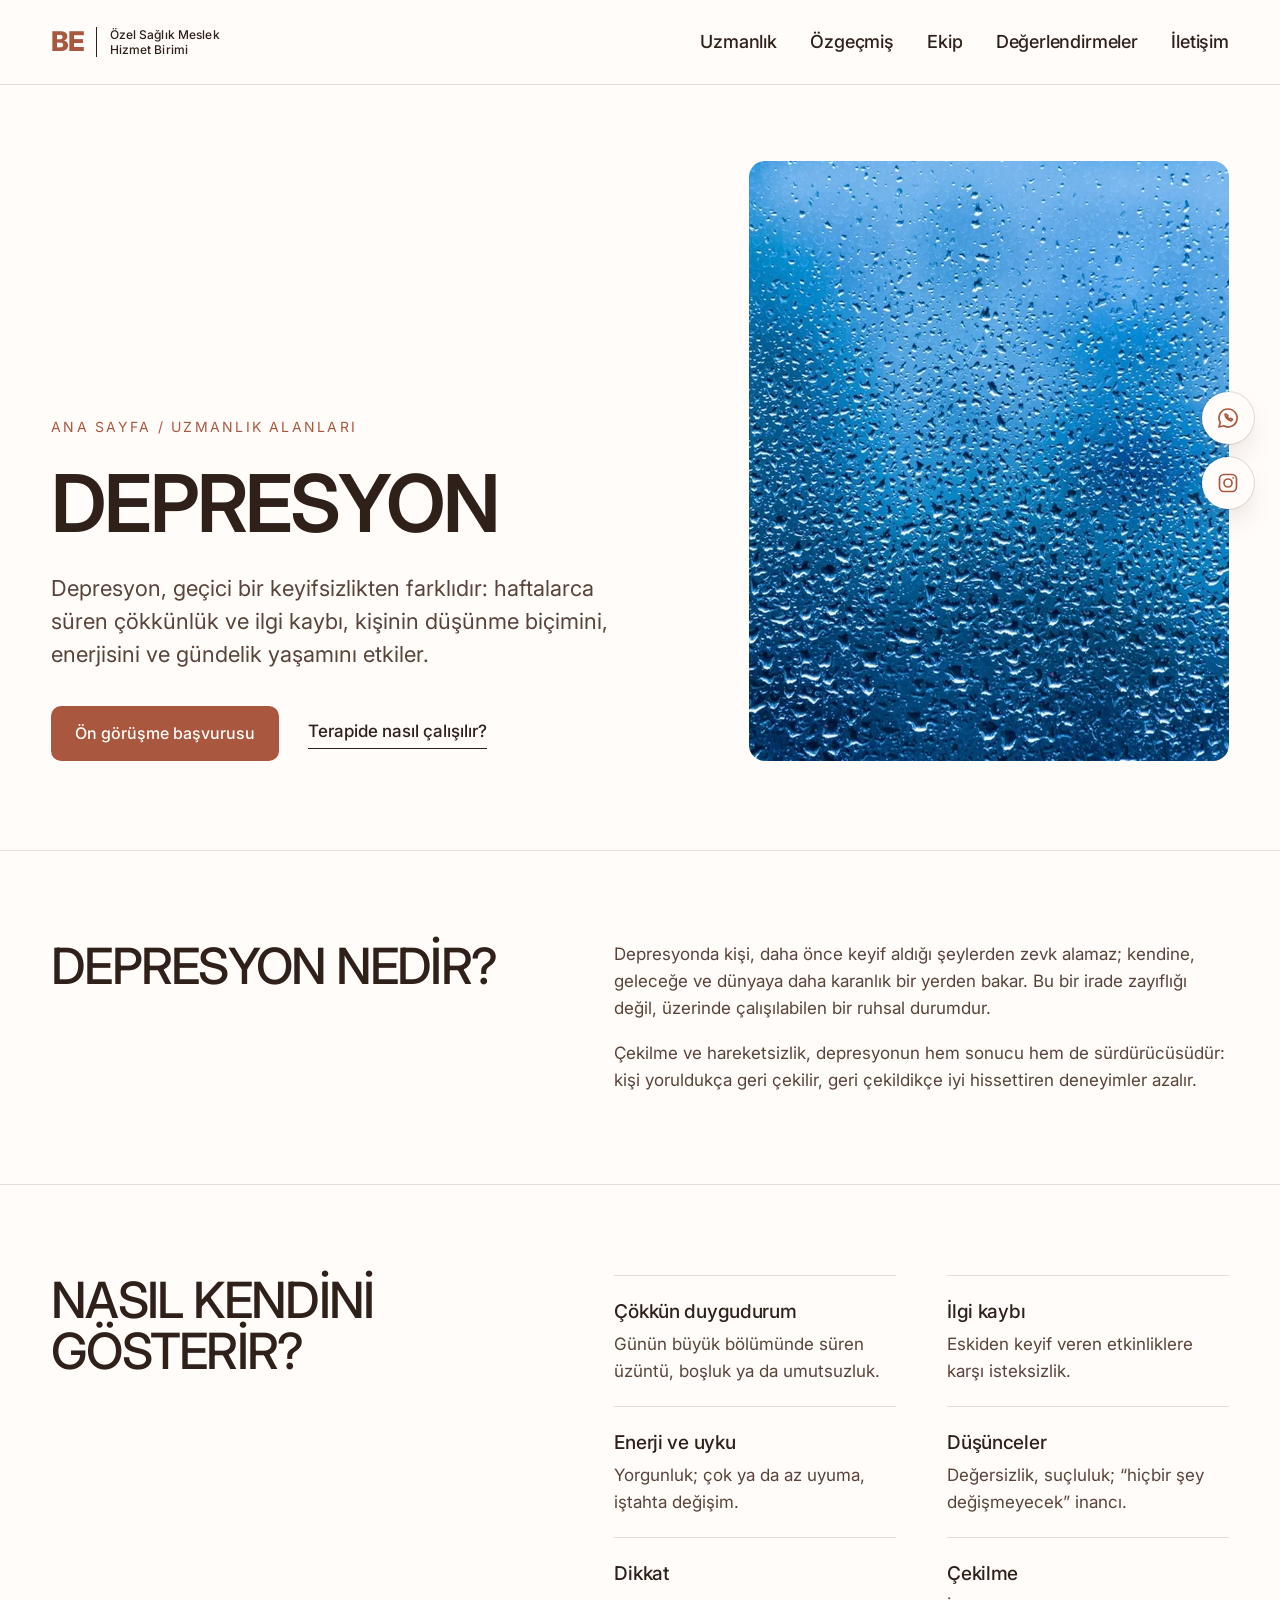
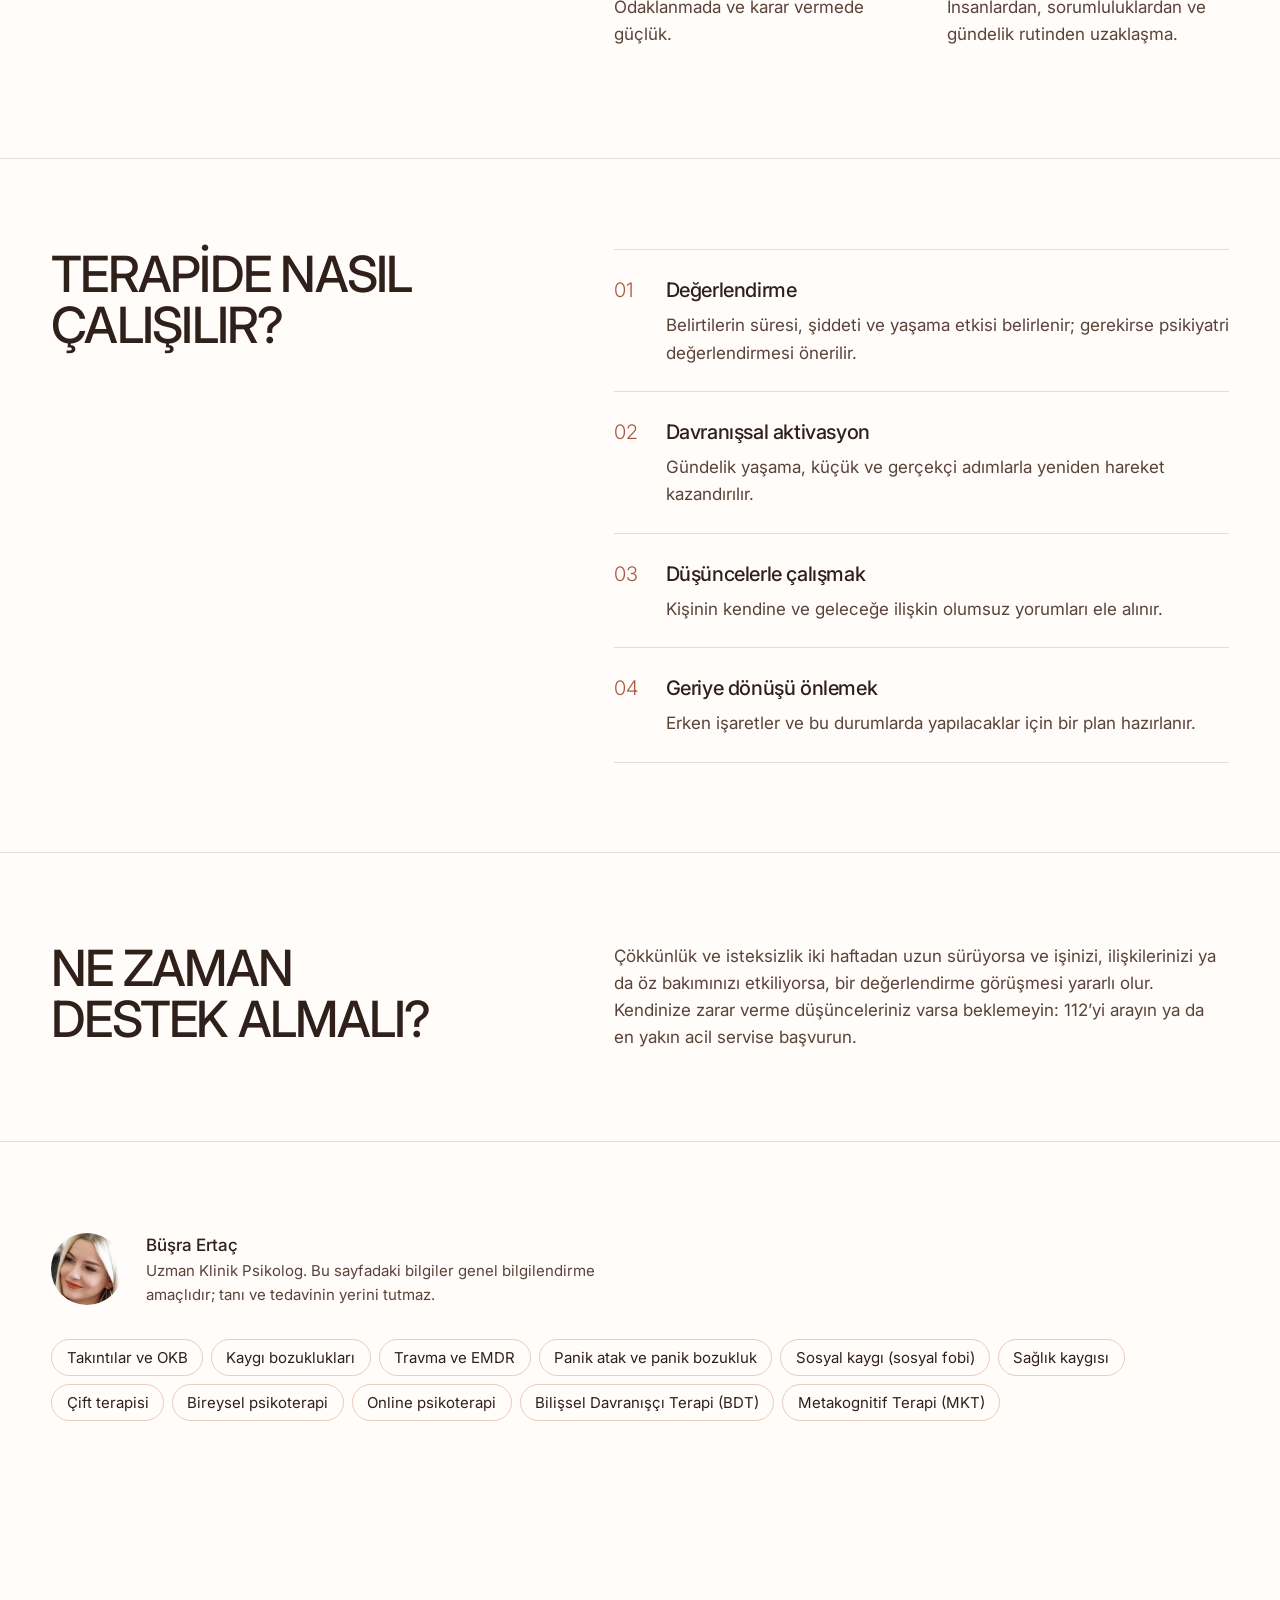
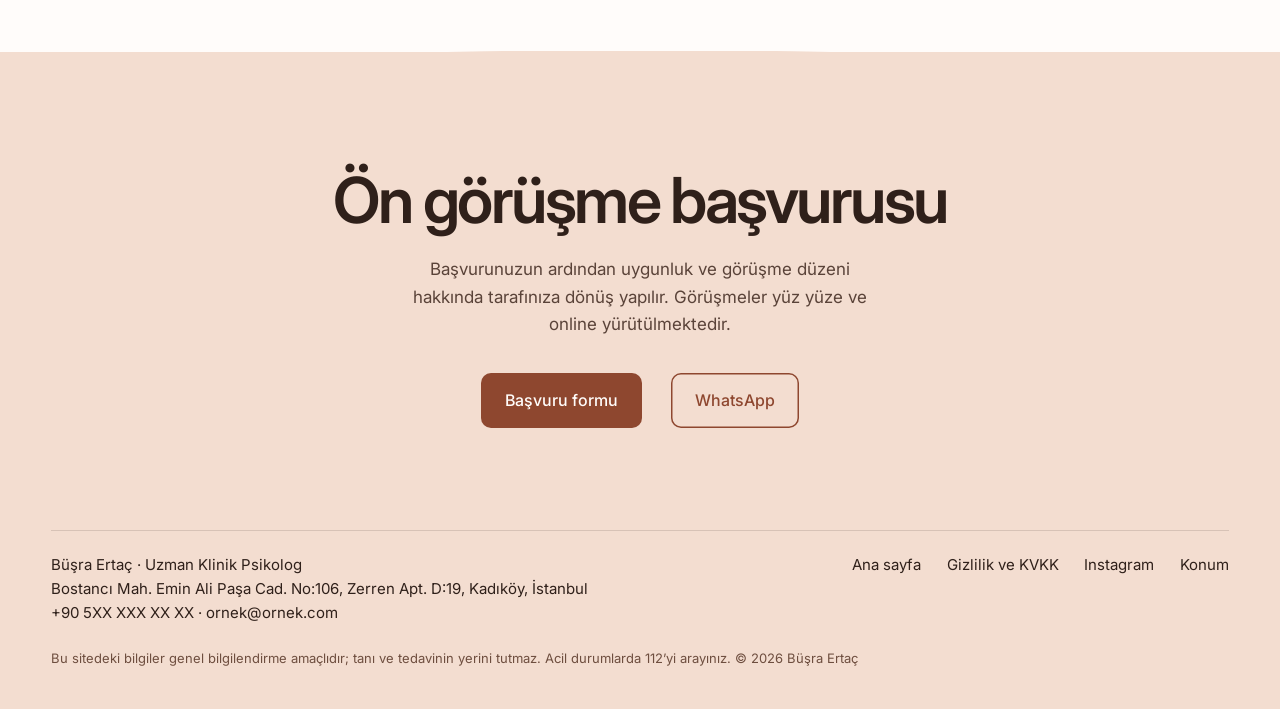
<file: depresyon.html>
<!DOCTYPE html>
<html lang="tr" class="no-js">
<head>
<meta charset="utf-8">
<meta name="viewport" content="width=device-width, initial-scale=1">
<title>Depresyon Terapisi — Büşra Ertaç · Bostancı, İstanbul</title>
<meta name="description" content="Depresyon belirtileri nelerdir, terapide nasıl çalışılır? Uzman Klinik Psikolog Büşra Ertaç ile Bostancı’da yüz yüze ve online.">
<meta name="theme-color" content="#FFFCFA">
<meta name="robots" content="noindex,nofollow"><!-- tasarım aşaması: yayına alınırken kaldırılacak -->
<link rel="preload" href="assets/fonts/Inter.woff2?v=2" as="font" type="font/woff2" crossorigin>
<link rel="stylesheet" href="css/alt.css?v=22">
<script>document.documentElement.classList.remove('no-js')</script>
<script type="application/ld+json">{"@context": "https://schema.org", "@graph": [{"@type": "MedicalWebPage", "name": "Depresyon", "description": "Depresyon belirtileri nelerdir, terapide nasıl çalışılır? Uzman Klinik Psikolog Büşra Ertaç ile Bostancı’da yüz yüze ve online.", "inLanguage": "tr", "author": {"@type": "Person", "name": "Büşra Ertaç", "jobTitle": "Uzman Klinik Psikolog"}, "about": {"@type": "MedicalCondition", "name": "Depresyon"}}, {"@type": "BreadcrumbList", "itemListElement": [{"@type": "ListItem", "position": 1, "name": "Ana sayfa", "item": "index.html"}, {"@type": "ListItem", "position": 2, "name": "Depresyon"}]}]}</script>
</head>
<body>
<a class="skip" href="#main">İçeriğe geç</a>
<div class="soc" aria-label="İletişim kanalları">
  <a href="https://wa.me/905000000000" target="_blank" rel="noopener" aria-label="WhatsApp"><svg viewBox="0 0 24 24" aria-hidden="true" fill="none" stroke="currentColor" stroke-width="1.7" stroke-linecap="round" stroke-linejoin="round"><path d="M12 3a9 9 0 0 0-7.8 13.5L3 21l4.6-1.2A9 9 0 1 0 12 3Z"/><path d="M9 8.3c.2 2.9 2.9 6 6.2 6.7l1.3-1.5-2-1.2-.9.8c-1-.5-1.9-1.5-2.4-2.5l.8-.8L10.1 8 9 8.3Z"/></svg></a>
  <a href="https://www.instagram.com/psk.busraertac/" target="_blank" rel="noopener" aria-label="Instagram"><svg viewBox="0 0 24 24" aria-hidden="true" fill="none" stroke="currentColor" stroke-width="1.7"><rect x="3.5" y="3.5" width="17" height="17" rx="4.5"/><circle cx="12" cy="12" r="4"/><circle cx="17.2" cy="6.8" r=".9" fill="currentColor" stroke="none"/></svg></a>
</div>
<nav class="nav" aria-label="Ana menü"><div class="w"><a class="brand" href="index.html" aria-label="Büşra Ertaç — ana sayfa"><b>BE</b><small>Özel Sağlık Meslek<br>Hizmet Birimi</small></a><div><a href="index.html#uzmanlik"><span class="roll">Uzmanlık</span></a><a href="index.html#ozgecmis"><span class="roll">Özgeçmiş</span></a><a href="index.html#ekip"><span class="roll">Ekip</span></a><a href="index.html#degerlendirmeler"><span class="roll">Değerlendirmeler</span></a><a href="index.html#konum"><span class="roll">İletişim</span></a></div></div></nav>

<main id="main">
<section class="ph"><div class="w">
  <div>
    <p class="crumb rv"><a href="index.html">Ana sayfa</a> / <a href="index.html#uzmanlik">Uzmanlık alanları</a></p>
    <h1 class="rv" style="--d:1">Depresyon</h1>
    <p class="leadp rv" style="--d:2">Depresyon, geçici bir keyifsizlikten farklıdır: haftalarca süren çökkünlük ve ilgi kaybı, kişinin düşünme biçimini, enerjisini ve gündelik yaşamını etkiler.</p>
    <div class="go rv" style="--d:3"><a class="btn btn--w" href="index.html#basvuru" data-topic="Diğer">Ön görüşme başvurusu</a><a class="more" href="#nasil">Terapide nasıl çalışılır?</a></div>
  </div>
  <figure class="pimg rv" style="--d:2"><img src="assets/img/g-yagmur.webp" alt="Yağmur damlalarıyla kaplı bir cam" width="1100" height="1375" fetchpriority="high"></figure>
</div></section>
<section class="sec"><div class="w split"><h2 class="rv">Depresyon nedir?</h2><div class="prose rv"><p>Depresyonda kişi, daha önce keyif aldığı şeylerden zevk alamaz; kendine, geleceğe ve dünyaya daha karanlık bir yerden bakar. Bu bir irade zayıflığı değil, üzerinde çalışılabilen bir ruhsal durumdur.</p><p>Çekilme ve hareketsizlik, depresyonun hem sonucu hem de sürdürücüsüdür: kişi yoruldukça geri çekilir, geri çekildikçe iyi hissettiren deneyimler azalır.</p></div></div></section>
<section class="sec"><div class="w split"><h2 class="rv">Nasıl kendini gösterir?</h2><ul class="signs"><li class="rv"><b>Çökkün duygudurum</b>Günün büyük bölümünde süren üzüntü, boşluk ya da umutsuzluk.</li><li class="rv"><b>İlgi kaybı</b>Eskiden keyif veren etkinliklere karşı isteksizlik.</li><li class="rv"><b>Enerji ve uyku</b>Yorgunluk; çok ya da az uyuma, iştahta değişim.</li><li class="rv"><b>Düşünceler</b>Değersizlik, suçluluk; “hiçbir şey değişmeyecek” inancı.</li><li class="rv"><b>Dikkat</b>Odaklanmada ve karar vermede güçlük.</li><li class="rv"><b>Çekilme</b>İnsanlardan, sorumluluklardan ve gündelik rutinden uzaklaşma.</li></ul></div></section>
<section class="sec" id="nasil"><div class="w split"><h2 class="rv">Terapide nasıl çalışılır?</h2><ol class="how"><li class="rv"><span>01</span><div><b>Değerlendirme</b><p>Belirtilerin süresi, şiddeti ve yaşama etkisi belirlenir; gerekirse psikiyatri değerlendirmesi önerilir.</p></div></li><li class="rv"><span>02</span><div><b>Davranışsal aktivasyon</b><p>Gündelik yaşama, küçük ve gerçekçi adımlarla yeniden hareket kazandırılır.</p></div></li><li class="rv"><span>03</span><div><b>Düşüncelerle çalışmak</b><p>Kişinin kendine ve geleceğe ilişkin olumsuz yorumları ele alınır.</p></div></li><li class="rv"><span>04</span><div><b>Geriye dönüşü önlemek</b><p>Erken işaretler ve bu durumlarda yapılacaklar için bir plan hazırlanır.</p></div></li></ol></div></section>
<section class="sec"><div class="w split"><h2 class="rv">Ne zaman destek almalı?</h2><div class="prose rv"><p>Çökkünlük ve isteksizlik iki haftadan uzun sürüyorsa ve işinizi, ilişkilerinizi ya da öz bakımınızı etkiliyorsa, bir değerlendirme görüşmesi yararlı olur. Kendinize zarar verme düşünceleriniz varsa beklemeyin: 112’yi arayın ya da en yakın acil servise başvurun.</p></div></div></section>
<section class="sec">
  <div class="w"><div class="author">
    <img src="assets/img/busra-yuz.webp" alt="Büşra Ertaç" width="240" height="240" loading="lazy">
    <p><b>Büşra Ertaç</b>Uzman Klinik Psikolog. Bu sayfadaki bilgiler genel bilgilendirme amaçlıdır; tanı ve tedavinin yerini tutmaz.</p>
  </div><div class="chips"><a href="okb.html">Takıntılar ve OKB</a><a href="kaygi.html">Kaygı bozuklukları</a><a href="emdr.html">Travma ve EMDR</a><a href="panik-atak.html">Panik atak ve panik bozukluk</a><a href="sosyal-kaygi.html">Sosyal kaygı (sosyal fobi)</a><a href="saglik-kaygisi.html">Sağlık kaygısı</a><a href="cift-terapisi.html">Çift terapisi</a><a href="bireysel-psikoterapi.html">Bireysel psikoterapi</a><a href="online-psikoterapi.html">Online psikoterapi</a><a href="bilissel-davranisci-terapi.html">Bilişsel Davranışçı Terapi (BDT)</a><a href="metakognitif-terapi.html">Metakognitif Terapi (MKT)</a></div></div>
</section>
</main>
<section class="end"><div class="curve" aria-hidden="true"></div><div class="w">
  <h2 class="rv">Ön görüşme başvurusu</h2>
  <p class="rv">Başvurunuzun ardından uygunluk ve görüşme düzeni hakkında tarafınıza dönüş yapılır. Görüşmeler yüz yüze ve online yürütülmektedir.</p>
  <div class="go rv"><a class="btn" href="index.html#basvuru" data-topic="Diğer">Başvuru formu</a><a class="btn btn--o" href="https://wa.me/905000000000" target="_blank" rel="noopener">WhatsApp</a></div>
  <div class="foot"><span>Büşra Ertaç · Uzman Klinik Psikolog<br>Bostancı Mah. Emin Ali Paşa Cad. No:106, Zerren Apt. D:19, Kadıköy, İstanbul<br>+90 5XX XXX XX XX · ornek@ornek.com</span><div><a href="index.html">Ana sayfa</a><a href="gizlilik-ve-kvkk.html">Gizlilik ve KVKK</a><a href="https://www.instagram.com/psk.busraertac/" target="_blank" rel="noopener">Instagram</a><a href="index.html#konum">Konum</a></div></div>
  <p class="fine">Bu sitedeki bilgiler genel bilgilendirme amaçlıdır; tanı ve tedavinin yerini tutmaz. Acil durumlarda 112’yi arayınız. © 2026 Büşra Ertaç</p>
</div></section>
<script src="js/alt.js?v=22" defer></script>
</body>
</html>
</file>
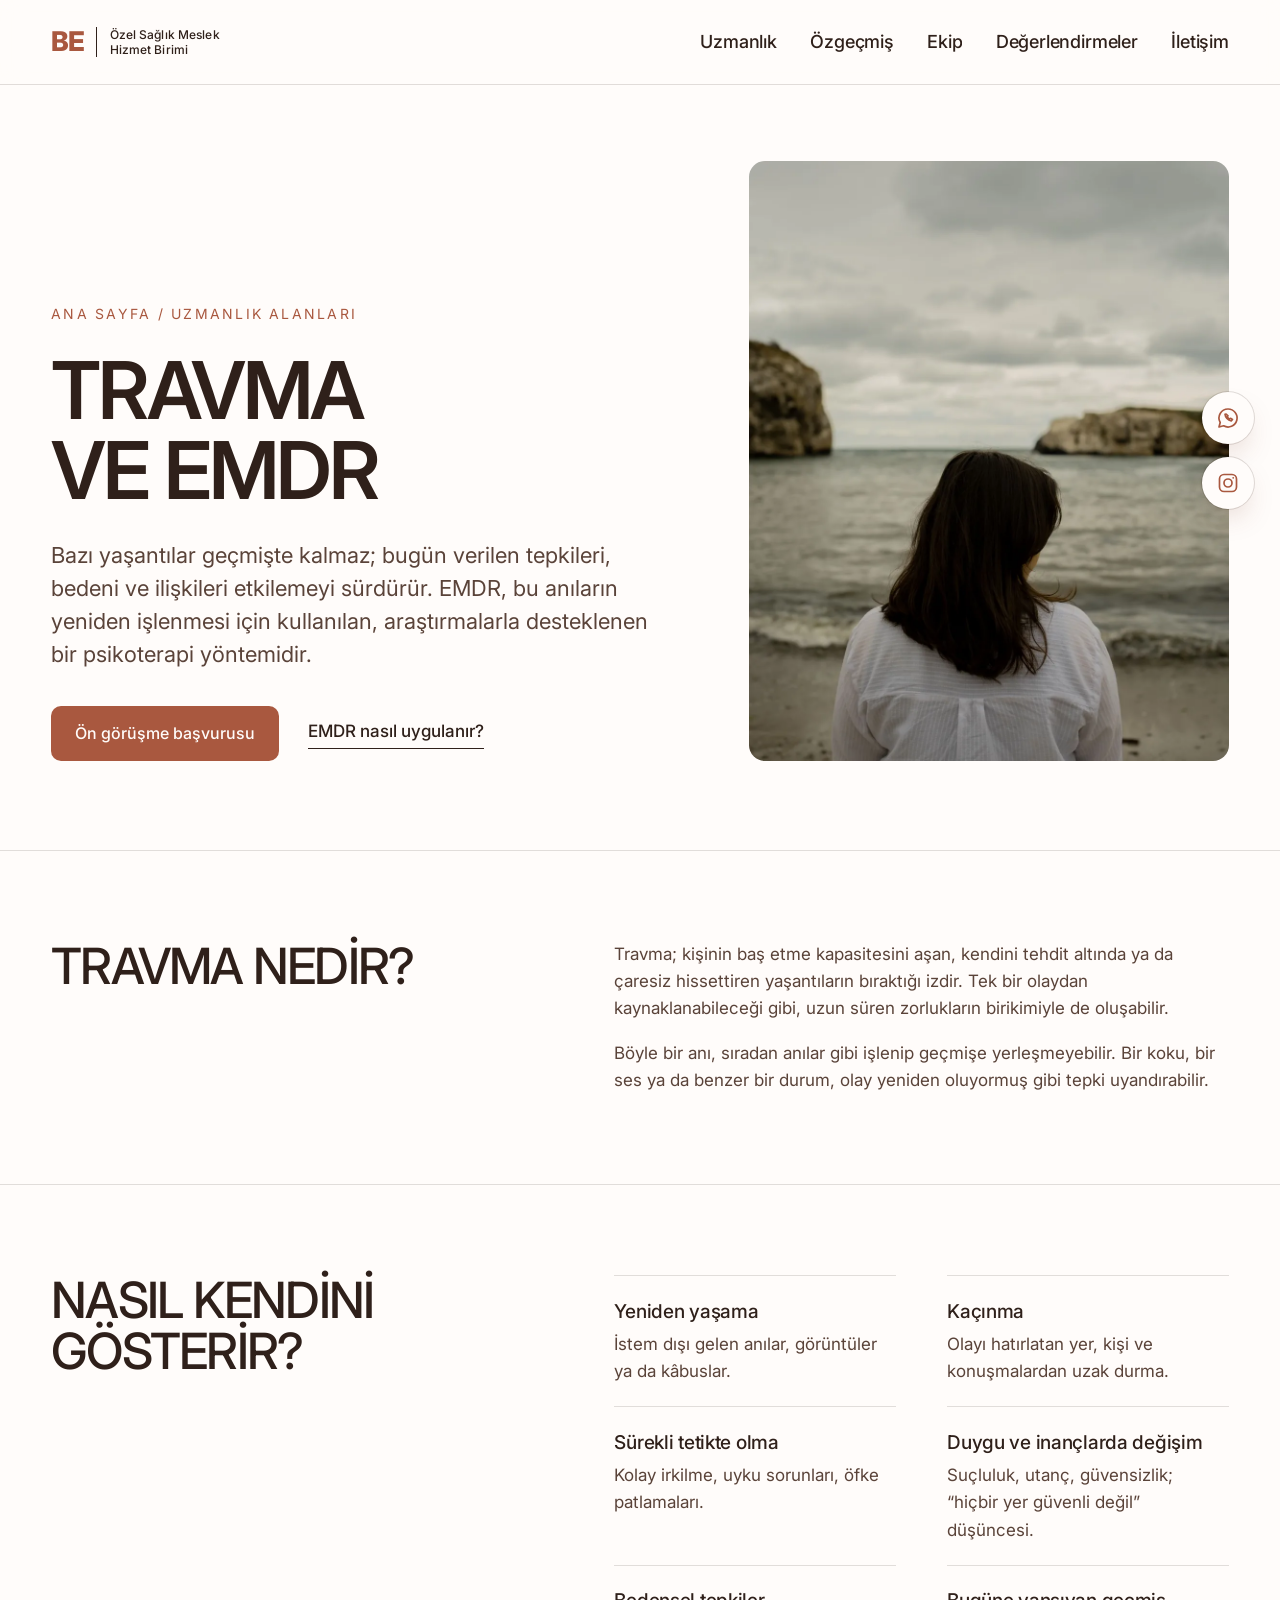
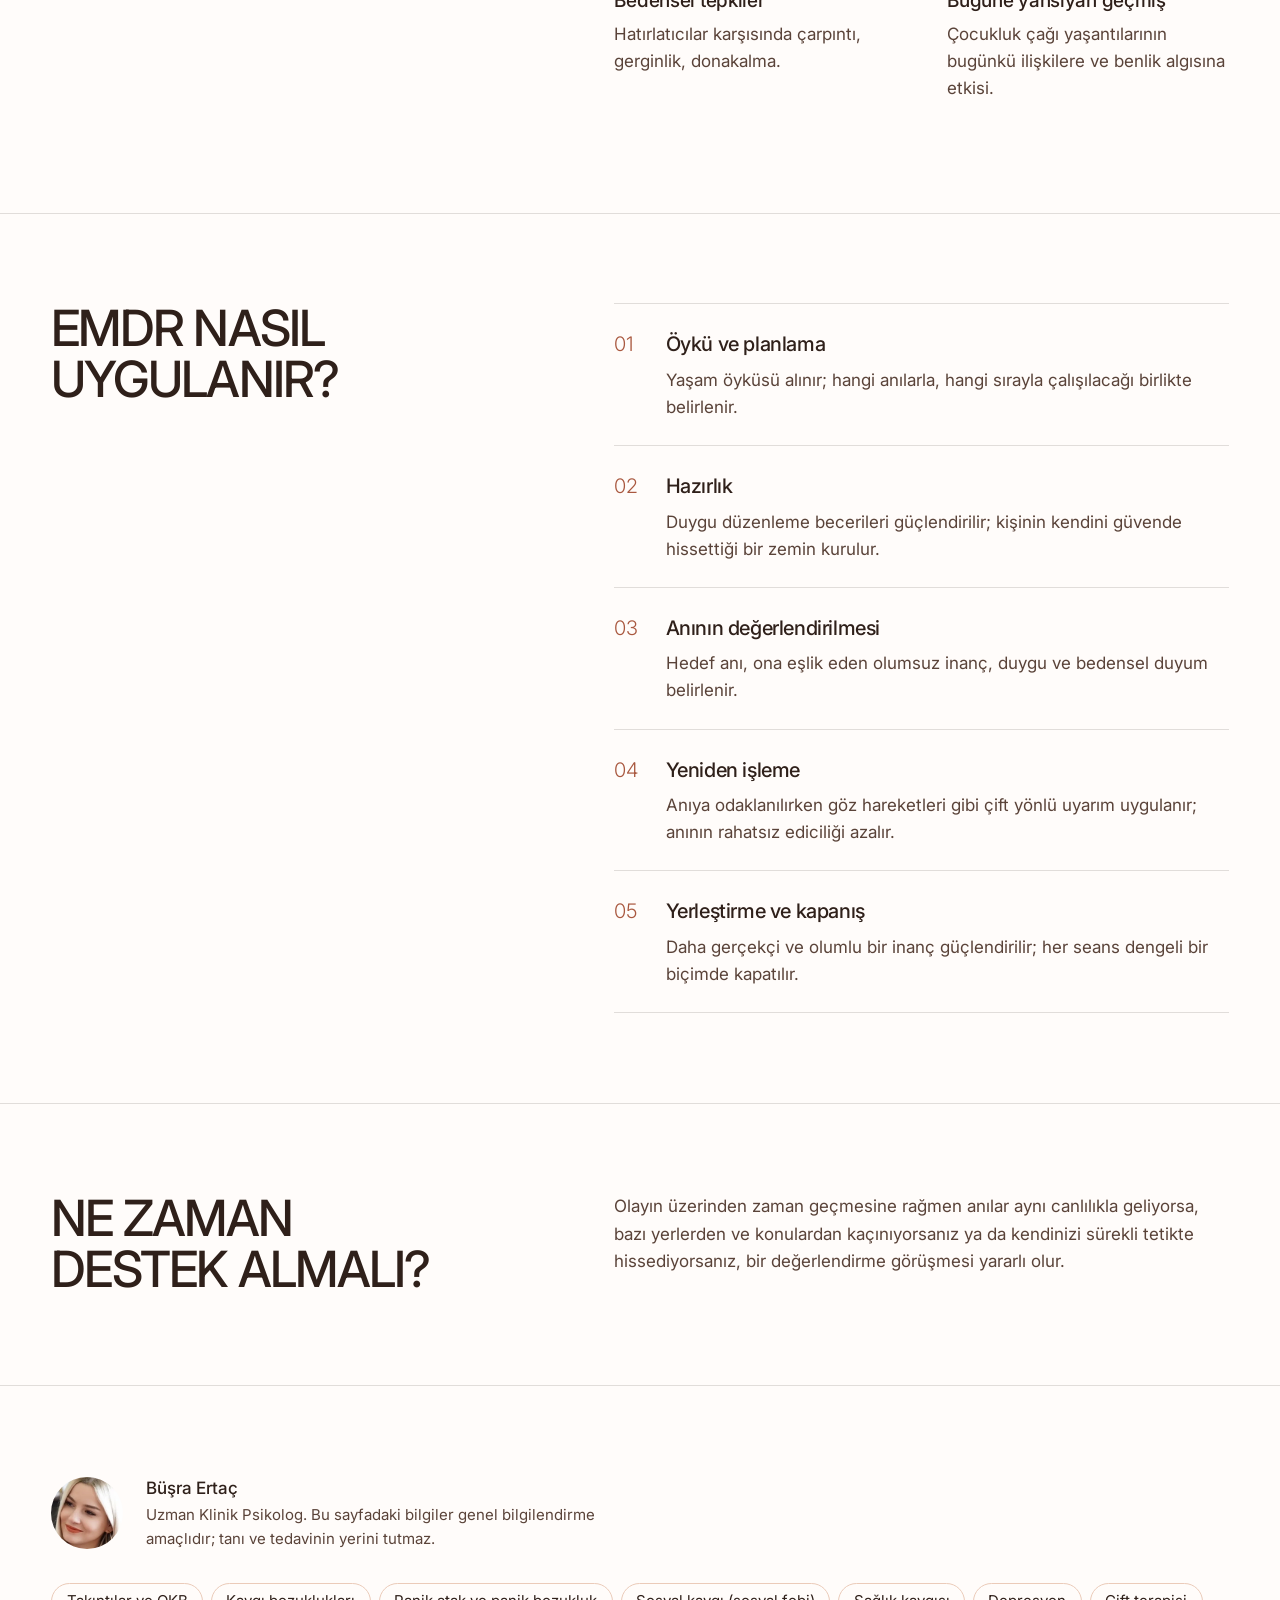
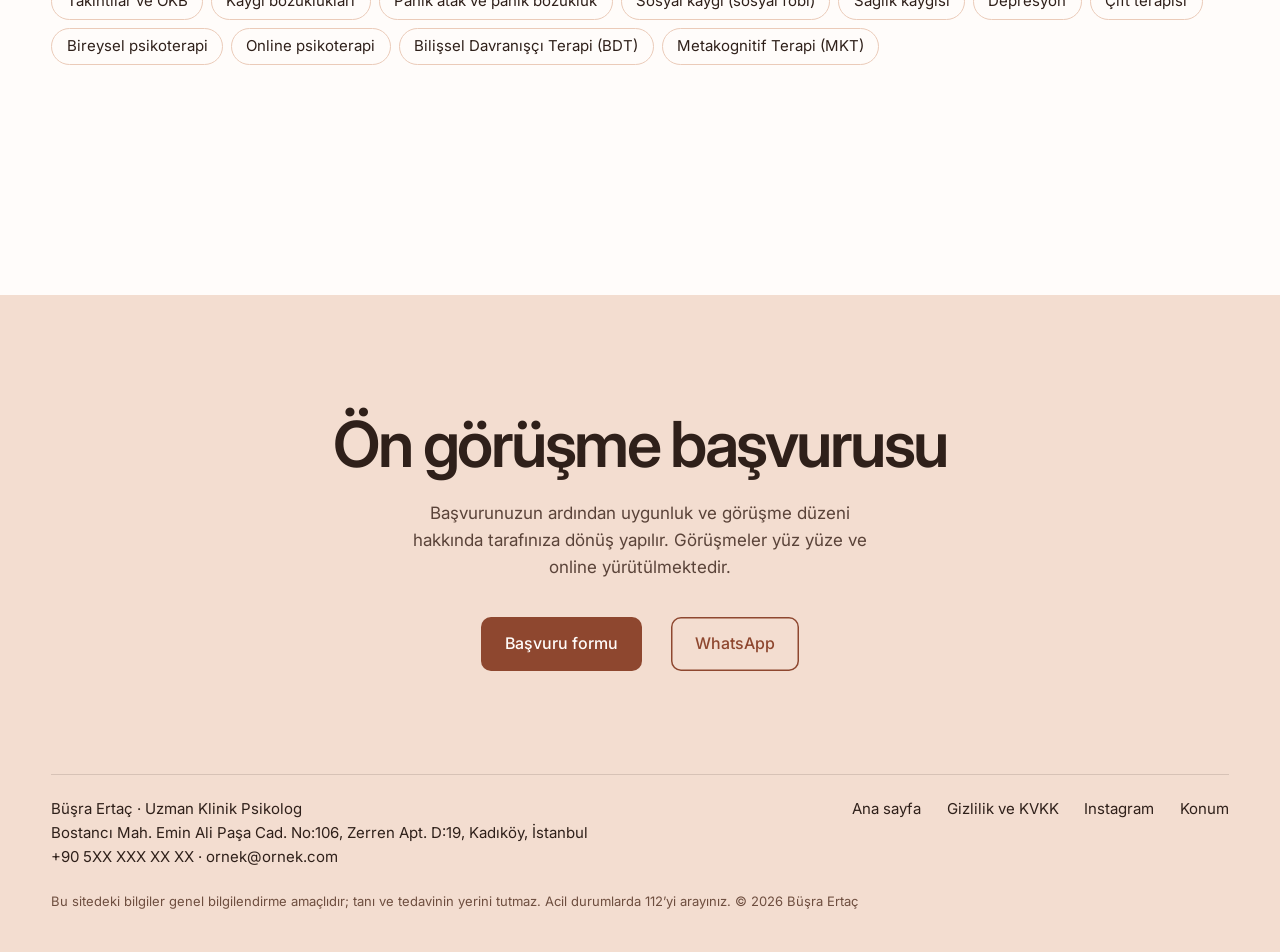
<file: emdr.html>
<!DOCTYPE html>
<html lang="tr" class="no-js">
<head>
<meta charset="utf-8">
<meta name="viewport" content="width=device-width, initial-scale=1">
<title>Travma Terapisi ve EMDR — Büşra Ertaç · Bostancı, İstanbul</title>
<meta name="description" content="Travma sonrası belirtiler nelerdir, EMDR nasıl çalışır, bir seans nasıl geçer? Uzman Klinik Psikolog Büşra Ertaç, Bostancı’da yüz yüze ve online.">
<meta name="theme-color" content="#FFFCFA">
<meta name="robots" content="noindex,nofollow"><!-- tasarım aşaması: yayına alınırken kaldırılacak -->
<link rel="preload" href="assets/fonts/Inter.woff2?v=2" as="font" type="font/woff2" crossorigin>
<link rel="stylesheet" href="css/alt.css?v=22">
<script>document.documentElement.classList.remove('no-js')</script>
<script type="application/ld+json">{"@context": "https://schema.org", "@graph": [{"@type": "MedicalWebPage", "name": "Travma ve EMDR", "description": "Travma sonrası belirtiler nelerdir, EMDR nasıl çalışır, bir seans nasıl geçer? Uzman Klinik Psikolog Büşra Ertaç, Bostancı’da yüz yüze ve online.", "inLanguage": "tr", "author": {"@type": "Person", "name": "Büşra Ertaç", "jobTitle": "Uzman Klinik Psikolog"}, "about": {"@type": "MedicalCondition", "name": "Travma ve EMDR"}}, {"@type": "BreadcrumbList", "itemListElement": [{"@type": "ListItem", "position": 1, "name": "Ana sayfa", "item": "index.html"}, {"@type": "ListItem", "position": 2, "name": "Travma ve EMDR"}]}]}</script>
</head>
<body>
<a class="skip" href="#main">İçeriğe geç</a>
<div class="soc" aria-label="İletişim kanalları">
  <a href="https://wa.me/905000000000" target="_blank" rel="noopener" aria-label="WhatsApp"><svg viewBox="0 0 24 24" aria-hidden="true" fill="none" stroke="currentColor" stroke-width="1.7" stroke-linecap="round" stroke-linejoin="round"><path d="M12 3a9 9 0 0 0-7.8 13.5L3 21l4.6-1.2A9 9 0 1 0 12 3Z"/><path d="M9 8.3c.2 2.9 2.9 6 6.2 6.7l1.3-1.5-2-1.2-.9.8c-1-.5-1.9-1.5-2.4-2.5l.8-.8L10.1 8 9 8.3Z"/></svg></a>
  <a href="https://www.instagram.com/psk.busraertac/" target="_blank" rel="noopener" aria-label="Instagram"><svg viewBox="0 0 24 24" aria-hidden="true" fill="none" stroke="currentColor" stroke-width="1.7"><rect x="3.5" y="3.5" width="17" height="17" rx="4.5"/><circle cx="12" cy="12" r="4"/><circle cx="17.2" cy="6.8" r=".9" fill="currentColor" stroke="none"/></svg></a>
</div>
<nav class="nav" aria-label="Ana menü"><div class="w"><a class="brand" href="index.html" aria-label="Büşra Ertaç — ana sayfa"><b>BE</b><small>Özel Sağlık Meslek<br>Hizmet Birimi</small></a><div><a href="index.html#uzmanlik"><span class="roll">Uzmanlık</span></a><a href="index.html#ozgecmis"><span class="roll">Özgeçmiş</span></a><a href="index.html#ekip"><span class="roll">Ekip</span></a><a href="index.html#degerlendirmeler"><span class="roll">Değerlendirmeler</span></a><a href="index.html#konum"><span class="roll">İletişim</span></a></div></div></nav>

<main id="main">
<section class="ph"><div class="w">
  <div>
    <p class="crumb rv"><a href="index.html">Ana sayfa</a> / <a href="index.html#uzmanlik">Uzmanlık alanları</a></p>
    <h1 class="rv" style="--d:1">Travma ve EMDR</h1>
    <p class="leadp rv" style="--d:2">Bazı yaşantılar geçmişte kalmaz; bugün verilen tepkileri, bedeni ve ilişkileri etkilemeyi sürdürür. EMDR, bu anıların yeniden işlenmesi için kullanılan, araştırmalarla desteklenen bir psikoterapi yöntemidir.</p>
    <div class="go rv" style="--d:3"><a class="btn btn--w" href="index.html#basvuru" data-topic="Travma / EMDR">Ön görüşme başvurusu</a><a class="more" href="#nasil">EMDR nasıl uygulanır?</a></div>
  </div>
  <figure class="pimg rv" style="--d:2"><img src="assets/img/travma-1.webp" alt="Deniz kıyısında duran bir kadın" width="1100" height="1375" fetchpriority="high"></figure>
</div></section>
<section class="sec"><div class="w split"><h2 class="rv">Travma nedir?</h2><div class="prose rv"><p>Travma; kişinin baş etme kapasitesini aşan, kendini tehdit altında ya da çaresiz hissettiren yaşantıların bıraktığı izdir. Tek bir olaydan kaynaklanabileceği gibi, uzun süren zorlukların birikimiyle de oluşabilir.</p><p>Böyle bir anı, sıradan anılar gibi işlenip geçmişe yerleşmeyebilir. Bir koku, bir ses ya da benzer bir durum, olay yeniden oluyormuş gibi tepki uyandırabilir.</p></div></div></section>
<section class="sec"><div class="w split"><h2 class="rv">Nasıl kendini gösterir?</h2><ul class="signs"><li class="rv"><b>Yeniden yaşama</b>İstem dışı gelen anılar, görüntüler ya da kâbuslar.</li><li class="rv"><b>Kaçınma</b>Olayı hatırlatan yer, kişi ve konuşmalardan uzak durma.</li><li class="rv"><b>Sürekli tetikte olma</b>Kolay irkilme, uyku sorunları, öfke patlamaları.</li><li class="rv"><b>Duygu ve inançlarda değişim</b>Suçluluk, utanç, güvensizlik; “hiçbir yer güvenli değil” düşüncesi.</li><li class="rv"><b>Bedensel tepkiler</b>Hatırlatıcılar karşısında çarpıntı, gerginlik, donakalma.</li><li class="rv"><b>Bugüne yansıyan geçmiş</b>Çocukluk çağı yaşantılarının bugünkü ilişkilere ve benlik algısına etkisi.</li></ul></div></section>
<section class="sec" id="nasil"><div class="w split"><h2 class="rv">EMDR nasıl uygulanır?</h2><ol class="how"><li class="rv"><span>01</span><div><b>Öykü ve planlama</b><p>Yaşam öyküsü alınır; hangi anılarla, hangi sırayla çalışılacağı birlikte belirlenir.</p></div></li><li class="rv"><span>02</span><div><b>Hazırlık</b><p>Duygu düzenleme becerileri güçlendirilir; kişinin kendini güvende hissettiği bir zemin kurulur.</p></div></li><li class="rv"><span>03</span><div><b>Anının değerlendirilmesi</b><p>Hedef anı, ona eşlik eden olumsuz inanç, duygu ve bedensel duyum belirlenir.</p></div></li><li class="rv"><span>04</span><div><b>Yeniden işleme</b><p>Anıya odaklanılırken göz hareketleri gibi çift yönlü uyarım uygulanır; anının rahatsız ediciliği azalır.</p></div></li><li class="rv"><span>05</span><div><b>Yerleştirme ve kapanış</b><p>Daha gerçekçi ve olumlu bir inanç güçlendirilir; her seans dengeli bir biçimde kapatılır.</p></div></li></ol></div></section>
<section class="sec"><div class="w split"><h2 class="rv">Ne zaman destek almalı?</h2><div class="prose rv"><p>Olayın üzerinden zaman geçmesine rağmen anılar aynı canlılıkla geliyorsa, bazı yerlerden ve konulardan kaçınıyorsanız ya da kendinizi sürekli tetikte hissediyorsanız, bir değerlendirme görüşmesi yararlı olur.</p></div></div></section>
<section class="sec">
  <div class="w"><div class="author">
    <img src="assets/img/busra-yuz.webp" alt="Büşra Ertaç" width="240" height="240" loading="lazy">
    <p><b>Büşra Ertaç</b>Uzman Klinik Psikolog. Bu sayfadaki bilgiler genel bilgilendirme amaçlıdır; tanı ve tedavinin yerini tutmaz.</p>
  </div><div class="chips"><a href="okb.html">Takıntılar ve OKB</a><a href="kaygi.html">Kaygı bozuklukları</a><a href="panik-atak.html">Panik atak ve panik bozukluk</a><a href="sosyal-kaygi.html">Sosyal kaygı (sosyal fobi)</a><a href="saglik-kaygisi.html">Sağlık kaygısı</a><a href="depresyon.html">Depresyon</a><a href="cift-terapisi.html">Çift terapisi</a><a href="bireysel-psikoterapi.html">Bireysel psikoterapi</a><a href="online-psikoterapi.html">Online psikoterapi</a><a href="bilissel-davranisci-terapi.html">Bilişsel Davranışçı Terapi (BDT)</a><a href="metakognitif-terapi.html">Metakognitif Terapi (MKT)</a></div></div>
</section>
</main>
<section class="end"><div class="curve" aria-hidden="true"></div><div class="w">
  <h2 class="rv">Ön görüşme başvurusu</h2>
  <p class="rv">Başvurunuzun ardından uygunluk ve görüşme düzeni hakkında tarafınıza dönüş yapılır. Görüşmeler yüz yüze ve online yürütülmektedir.</p>
  <div class="go rv"><a class="btn" href="index.html#basvuru" data-topic="Travma / EMDR">Başvuru formu</a><a class="btn btn--o" href="https://wa.me/905000000000" target="_blank" rel="noopener">WhatsApp</a></div>
  <div class="foot"><span>Büşra Ertaç · Uzman Klinik Psikolog<br>Bostancı Mah. Emin Ali Paşa Cad. No:106, Zerren Apt. D:19, Kadıköy, İstanbul<br>+90 5XX XXX XX XX · ornek@ornek.com</span><div><a href="index.html">Ana sayfa</a><a href="gizlilik-ve-kvkk.html">Gizlilik ve KVKK</a><a href="https://www.instagram.com/psk.busraertac/" target="_blank" rel="noopener">Instagram</a><a href="index.html#konum">Konum</a></div></div>
  <p class="fine">Bu sitedeki bilgiler genel bilgilendirme amaçlıdır; tanı ve tedavinin yerini tutmaz. Acil durumlarda 112’yi arayınız. © 2026 Büşra Ertaç</p>
</div></section>
<script src="js/alt.js?v=22" defer></script>
</body>
</html>
</file>
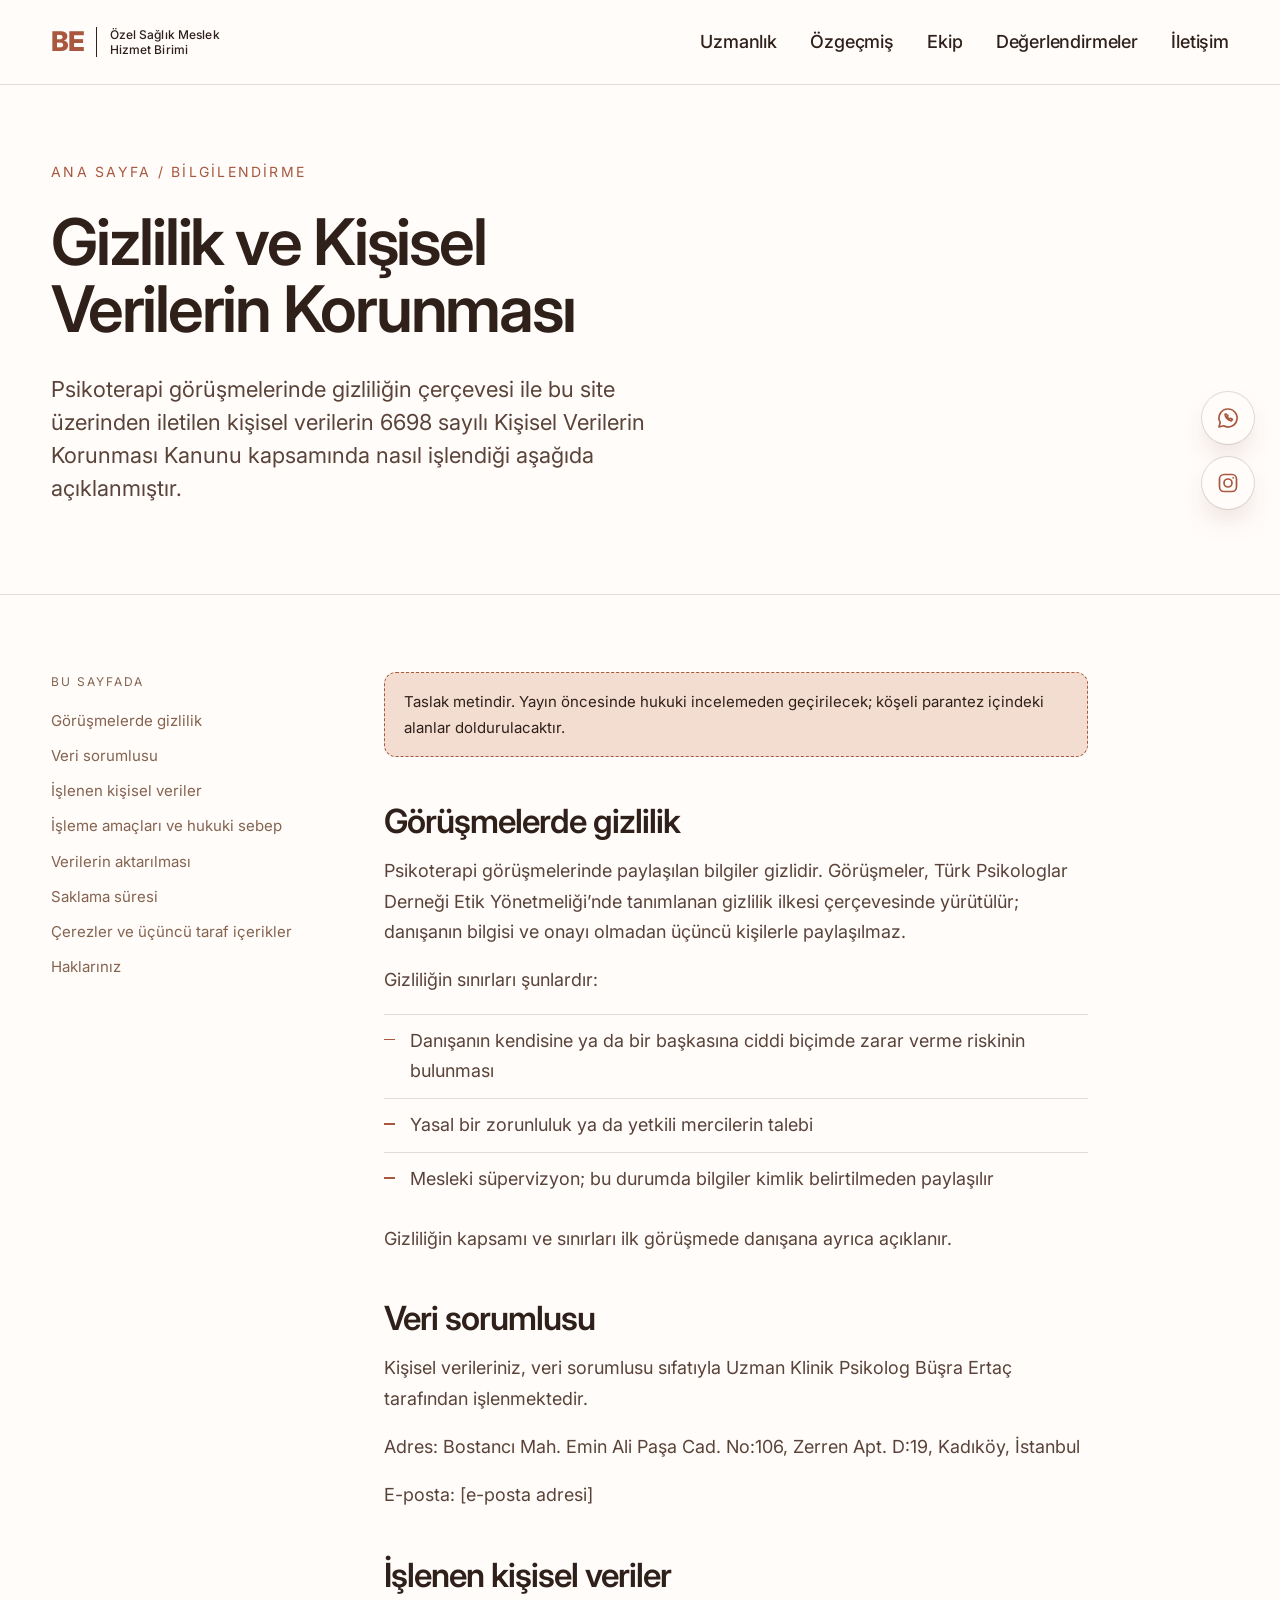
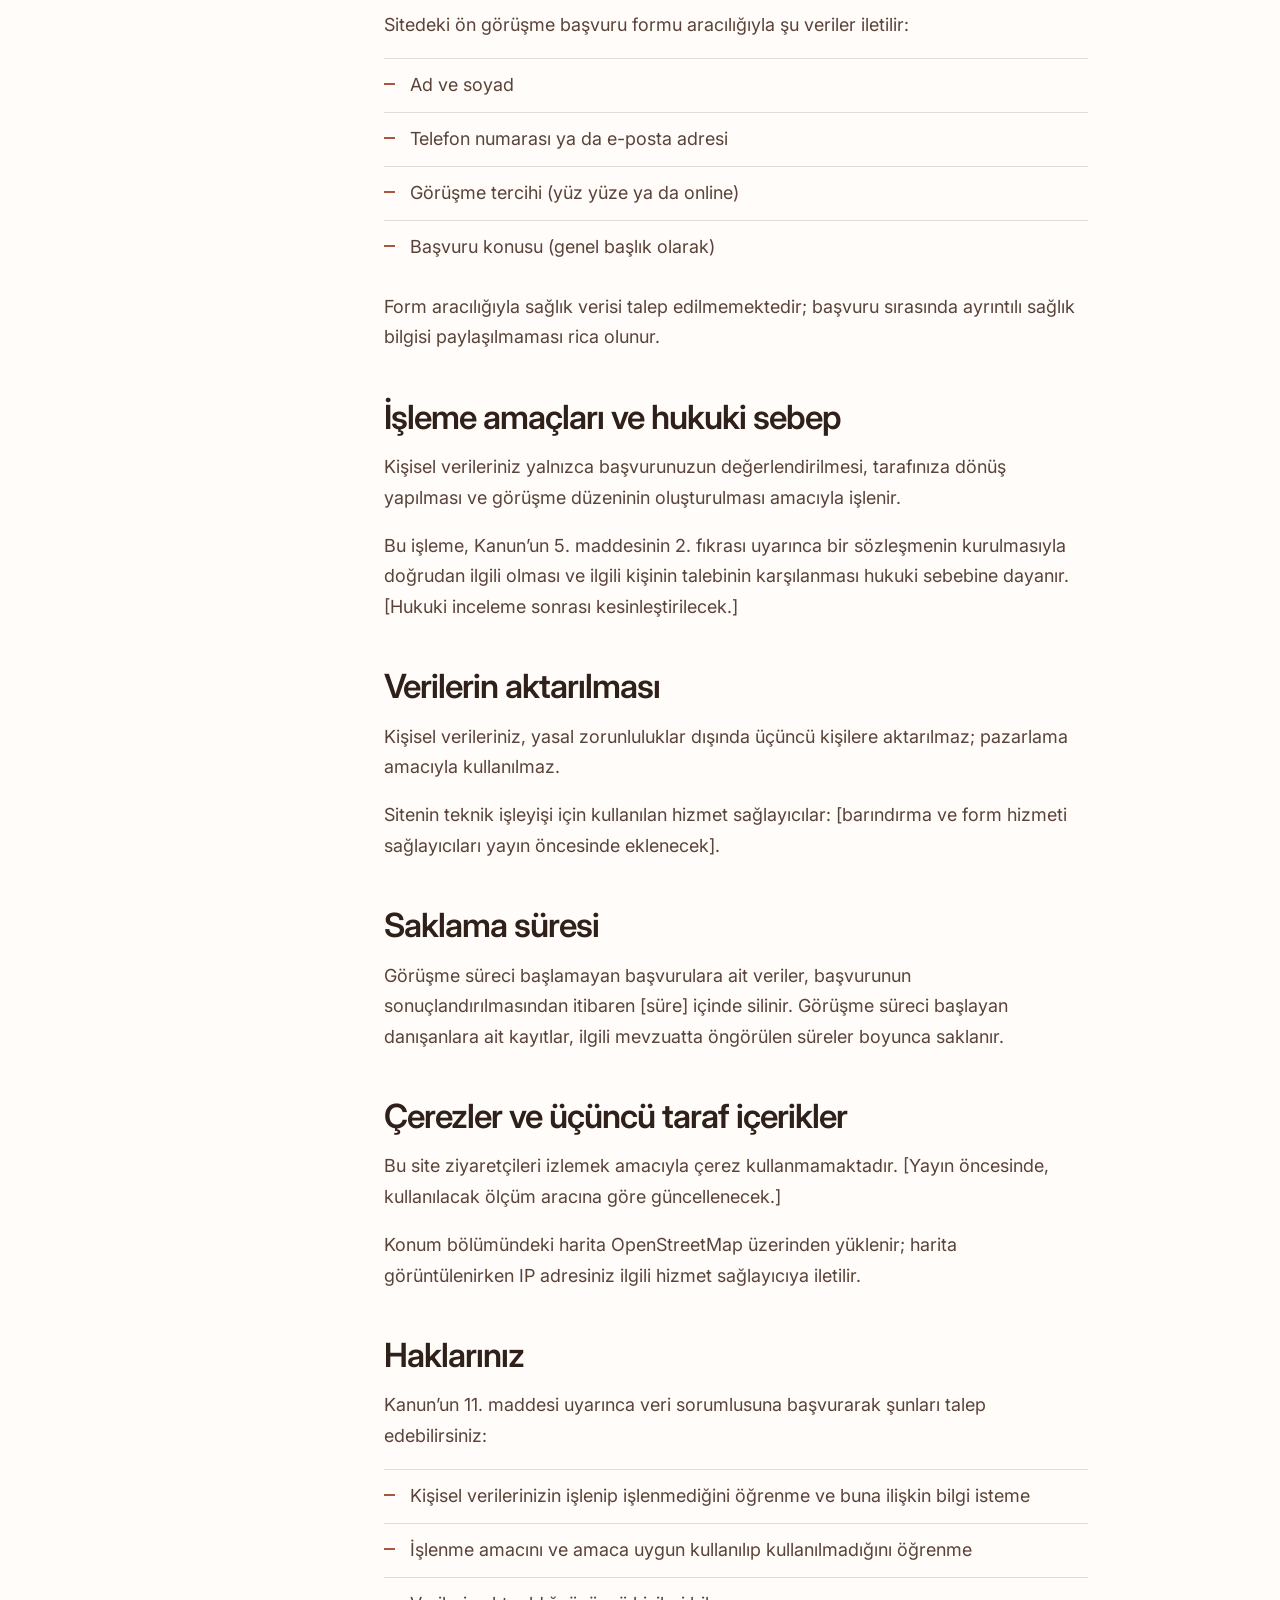
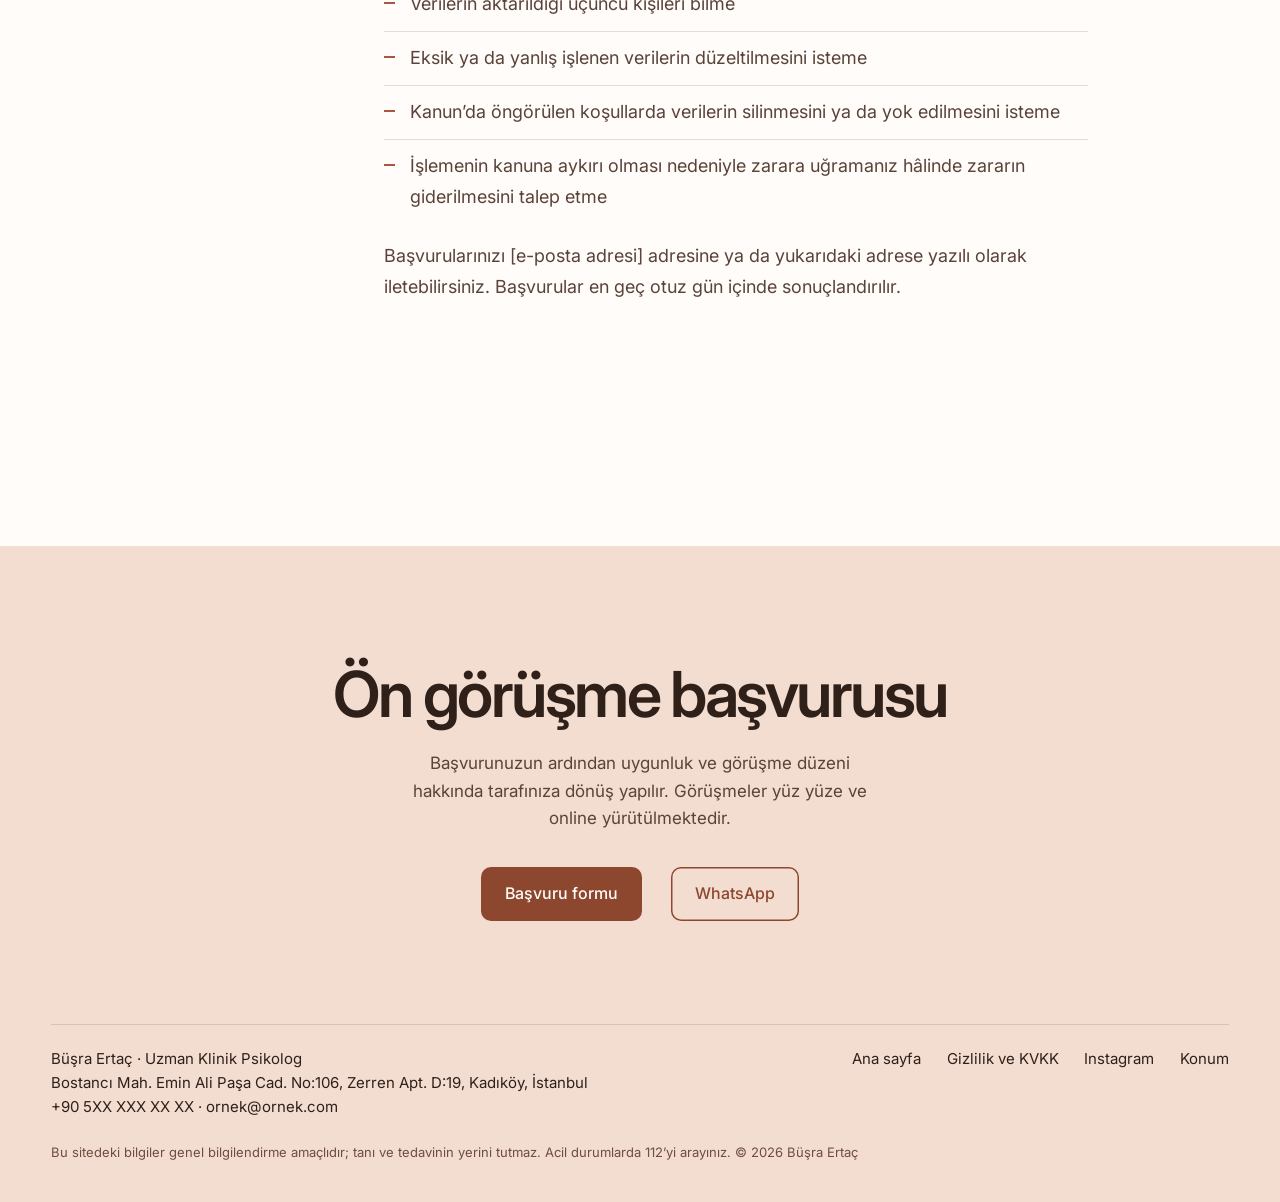
<file: gizlilik-ve-kvkk.html>
<!DOCTYPE html>
<html lang="tr" class="no-js">
<head>
<meta charset="utf-8">
<meta name="viewport" content="width=device-width, initial-scale=1">
<title>Gizlilik ve Kişisel Verilerin Korunması — Büşra Ertaç</title>
<meta name="description" content="Büşra Ertaç psikoterapi görüşmelerinde gizlilik ilkeleri ve KVKK kapsamında kişisel verilerin işlenmesine ilişkin aydınlatma metni.">
<meta name="theme-color" content="#FFFCFA">
<meta name="robots" content="noindex,nofollow"><!-- tasarım aşaması: yayına alınırken kaldırılacak -->
<link rel="preload" href="assets/fonts/Inter.woff2?v=2" as="font" type="font/woff2" crossorigin>
<link rel="stylesheet" href="css/alt.css?v=22">
<script>document.documentElement.classList.remove('no-js')</script>

</head>
<body>
<a class="skip" href="#main">İçeriğe geç</a>
<div class="soc" aria-label="İletişim kanalları">
  <a href="https://wa.me/905000000000" target="_blank" rel="noopener" aria-label="WhatsApp"><svg viewBox="0 0 24 24" aria-hidden="true" fill="none" stroke="currentColor" stroke-width="1.7" stroke-linecap="round" stroke-linejoin="round"><path d="M12 3a9 9 0 0 0-7.8 13.5L3 21l4.6-1.2A9 9 0 1 0 12 3Z"/><path d="M9 8.3c.2 2.9 2.9 6 6.2 6.7l1.3-1.5-2-1.2-.9.8c-1-.5-1.9-1.5-2.4-2.5l.8-.8L10.1 8 9 8.3Z"/></svg></a>
  <a href="https://www.instagram.com/psk.busraertac/" target="_blank" rel="noopener" aria-label="Instagram"><svg viewBox="0 0 24 24" aria-hidden="true" fill="none" stroke="currentColor" stroke-width="1.7"><rect x="3.5" y="3.5" width="17" height="17" rx="4.5"/><circle cx="12" cy="12" r="4"/><circle cx="17.2" cy="6.8" r=".9" fill="currentColor" stroke="none"/></svg></a>
</div>
<nav class="nav" aria-label="Ana menü"><div class="w"><a class="brand" href="index.html" aria-label="Büşra Ertaç — ana sayfa"><b>BE</b><small>Özel Sağlık Meslek<br>Hizmet Birimi</small></a><div><a href="index.html#uzmanlik"><span class="roll">Uzmanlık</span></a><a href="index.html#ozgecmis"><span class="roll">Özgeçmiş</span></a><a href="index.html#ekip"><span class="roll">Ekip</span></a><a href="index.html#degerlendirmeler"><span class="roll">Değerlendirmeler</span></a><a href="index.html#konum"><span class="roll">İletişim</span></a></div></div></nav>

<main id="main">
<article class="art">
  <header class="ph ph--one"><div class="w">
    <p class="crumb rv"><a href="index.html">Ana sayfa</a> / Bilgilendirme</p>
    <h1 class="rv" style="--d:1">Gizlilik ve Kişisel Verilerin Korunması</h1>
    <p class="leadp rv" style="--d:2">Psikoterapi görüşmelerinde gizliliğin çerçevesi ile bu site üzerinden iletilen kişisel verilerin 6698 sayılı Kişisel Verilerin Korunması Kanunu kapsamında nasıl işlendiği aşağıda açıklanmıştır.</p>
  </div></header>
  <div class="w abody" style="border-top:1px solid var(--rule)">
    <nav class="toc" aria-label="Bu sayfada"><p>Bu sayfada</p><a href="#b1">Görüşmelerde gizlilik</a><a href="#b2">Veri sorumlusu</a><a href="#b3">İşlenen kişisel veriler</a><a href="#b4">İşleme amaçları ve hukuki sebep</a><a href="#b5">Verilerin aktarılması</a><a href="#b6">Saklama süresi</a><a href="#b7">Çerezler ve üçüncü taraf içerikler</a><a href="#b8">Haklarınız</a></nav>
    <div class="atext"><p class="draft">Taslak metindir. Yayın öncesinde hukuki incelemeden geçirilecek; köşeli parantez içindeki alanlar doldurulacaktır.</p><h2 id="b1">Görüşmelerde gizlilik</h2><p>Psikoterapi görüşmelerinde paylaşılan bilgiler gizlidir. Görüşmeler, Türk Psikologlar Derneği Etik Yönetmeliği’nde tanımlanan gizlilik ilkesi çerçevesinde yürütülür; danışanın bilgisi ve onayı olmadan üçüncü kişilerle paylaşılmaz.</p><p>Gizliliğin sınırları şunlardır:</p><ul><li>Danışanın kendisine ya da bir başkasına ciddi biçimde zarar verme riskinin bulunması</li><li>Yasal bir zorunluluk ya da yetkili mercilerin talebi</li><li>Mesleki süpervizyon; bu durumda bilgiler kimlik belirtilmeden paylaşılır</li></ul><p>Gizliliğin kapsamı ve sınırları ilk görüşmede danışana ayrıca açıklanır.</p><h2 id="b2">Veri sorumlusu</h2><p>Kişisel verileriniz, veri sorumlusu sıfatıyla Uzman Klinik Psikolog Büşra Ertaç tarafından işlenmektedir.</p><p>Adres: Bostancı Mah. Emin Ali Paşa Cad. No:106, Zerren Apt. D:19, Kadıköy, İstanbul</p><p>E-posta: [e-posta adresi]</p><h2 id="b3">İşlenen kişisel veriler</h2><p>Sitedeki ön görüşme başvuru formu aracılığıyla şu veriler iletilir:</p><ul><li>Ad ve soyad</li><li>Telefon numarası ya da e-posta adresi</li><li>Görüşme tercihi (yüz yüze ya da online)</li><li>Başvuru konusu (genel başlık olarak)</li></ul><p>Form aracılığıyla sağlık verisi talep edilmemektedir; başvuru sırasında ayrıntılı sağlık bilgisi paylaşılmaması rica olunur.</p><h2 id="b4">İşleme amaçları ve hukuki sebep</h2><p>Kişisel verileriniz yalnızca başvurunuzun değerlendirilmesi, tarafınıza dönüş yapılması ve görüşme düzeninin oluşturulması amacıyla işlenir.</p><p>Bu işleme, Kanun’un 5. maddesinin 2. fıkrası uyarınca bir sözleşmenin kurulmasıyla doğrudan ilgili olması ve ilgili kişinin talebinin karşılanması hukuki sebebine dayanır. [Hukuki inceleme sonrası kesinleştirilecek.]</p><h2 id="b5">Verilerin aktarılması</h2><p>Kişisel verileriniz, yasal zorunluluklar dışında üçüncü kişilere aktarılmaz; pazarlama amacıyla kullanılmaz.</p><p>Sitenin teknik işleyişi için kullanılan hizmet sağlayıcılar: [barındırma ve form hizmeti sağlayıcıları yayın öncesinde eklenecek].</p><h2 id="b6">Saklama süresi</h2><p>Görüşme süreci başlamayan başvurulara ait veriler, başvurunun sonuçlandırılmasından itibaren [süre] içinde silinir. Görüşme süreci başlayan danışanlara ait kayıtlar, ilgili mevzuatta öngörülen süreler boyunca saklanır.</p><h2 id="b7">Çerezler ve üçüncü taraf içerikler</h2><p>Bu site ziyaretçileri izlemek amacıyla çerez kullanmamaktadır. [Yayın öncesinde, kullanılacak ölçüm aracına göre güncellenecek.]</p><p>Konum bölümündeki harita OpenStreetMap üzerinden yüklenir; harita görüntülenirken IP adresiniz ilgili hizmet sağlayıcıya iletilir.</p><h2 id="b8">Haklarınız</h2><p>Kanun’un 11. maddesi uyarınca veri sorumlusuna başvurarak şunları talep edebilirsiniz:</p><ul><li>Kişisel verilerinizin işlenip işlenmediğini öğrenme ve buna ilişkin bilgi isteme</li><li>İşlenme amacını ve amaca uygun kullanılıp kullanılmadığını öğrenme</li><li>Verilerin aktarıldığı üçüncü kişileri bilme</li><li>Eksik ya da yanlış işlenen verilerin düzeltilmesini isteme</li><li>Kanun’da öngörülen koşullarda verilerin silinmesini ya da yok edilmesini isteme</li><li>İşlemenin kanuna aykırı olması nedeniyle zarara uğramanız hâlinde zararın giderilmesini talep etme</li></ul><p>Başvurularınızı [e-posta adresi] adresine ya da yukarıdaki adrese yazılı olarak iletebilirsiniz. Başvurular en geç otuz gün içinde sonuçlandırılır.</p></div>
  </div>
</article>
</main>
<section class="end"><div class="curve" aria-hidden="true"></div><div class="w">
  <h2 class="rv">Ön görüşme başvurusu</h2>
  <p class="rv">Başvurunuzun ardından uygunluk ve görüşme düzeni hakkında tarafınıza dönüş yapılır. Görüşmeler yüz yüze ve online yürütülmektedir.</p>
  <div class="go rv"><a class="btn" href="index.html#basvuru">Başvuru formu</a><a class="btn btn--o" href="https://wa.me/905000000000" target="_blank" rel="noopener">WhatsApp</a></div>
  <div class="foot"><span>Büşra Ertaç · Uzman Klinik Psikolog<br>Bostancı Mah. Emin Ali Paşa Cad. No:106, Zerren Apt. D:19, Kadıköy, İstanbul<br>+90 5XX XXX XX XX · ornek@ornek.com</span><div><a href="index.html">Ana sayfa</a><a href="gizlilik-ve-kvkk.html">Gizlilik ve KVKK</a><a href="https://www.instagram.com/psk.busraertac/" target="_blank" rel="noopener">Instagram</a><a href="index.html#konum">Konum</a></div></div>
  <p class="fine">Bu sitedeki bilgiler genel bilgilendirme amaçlıdır; tanı ve tedavinin yerini tutmaz. Acil durumlarda 112’yi arayınız. © 2026 Büşra Ertaç</p>
</div></section>
<script src="js/alt.js?v=22" defer></script>
</body>
</html>
</file>
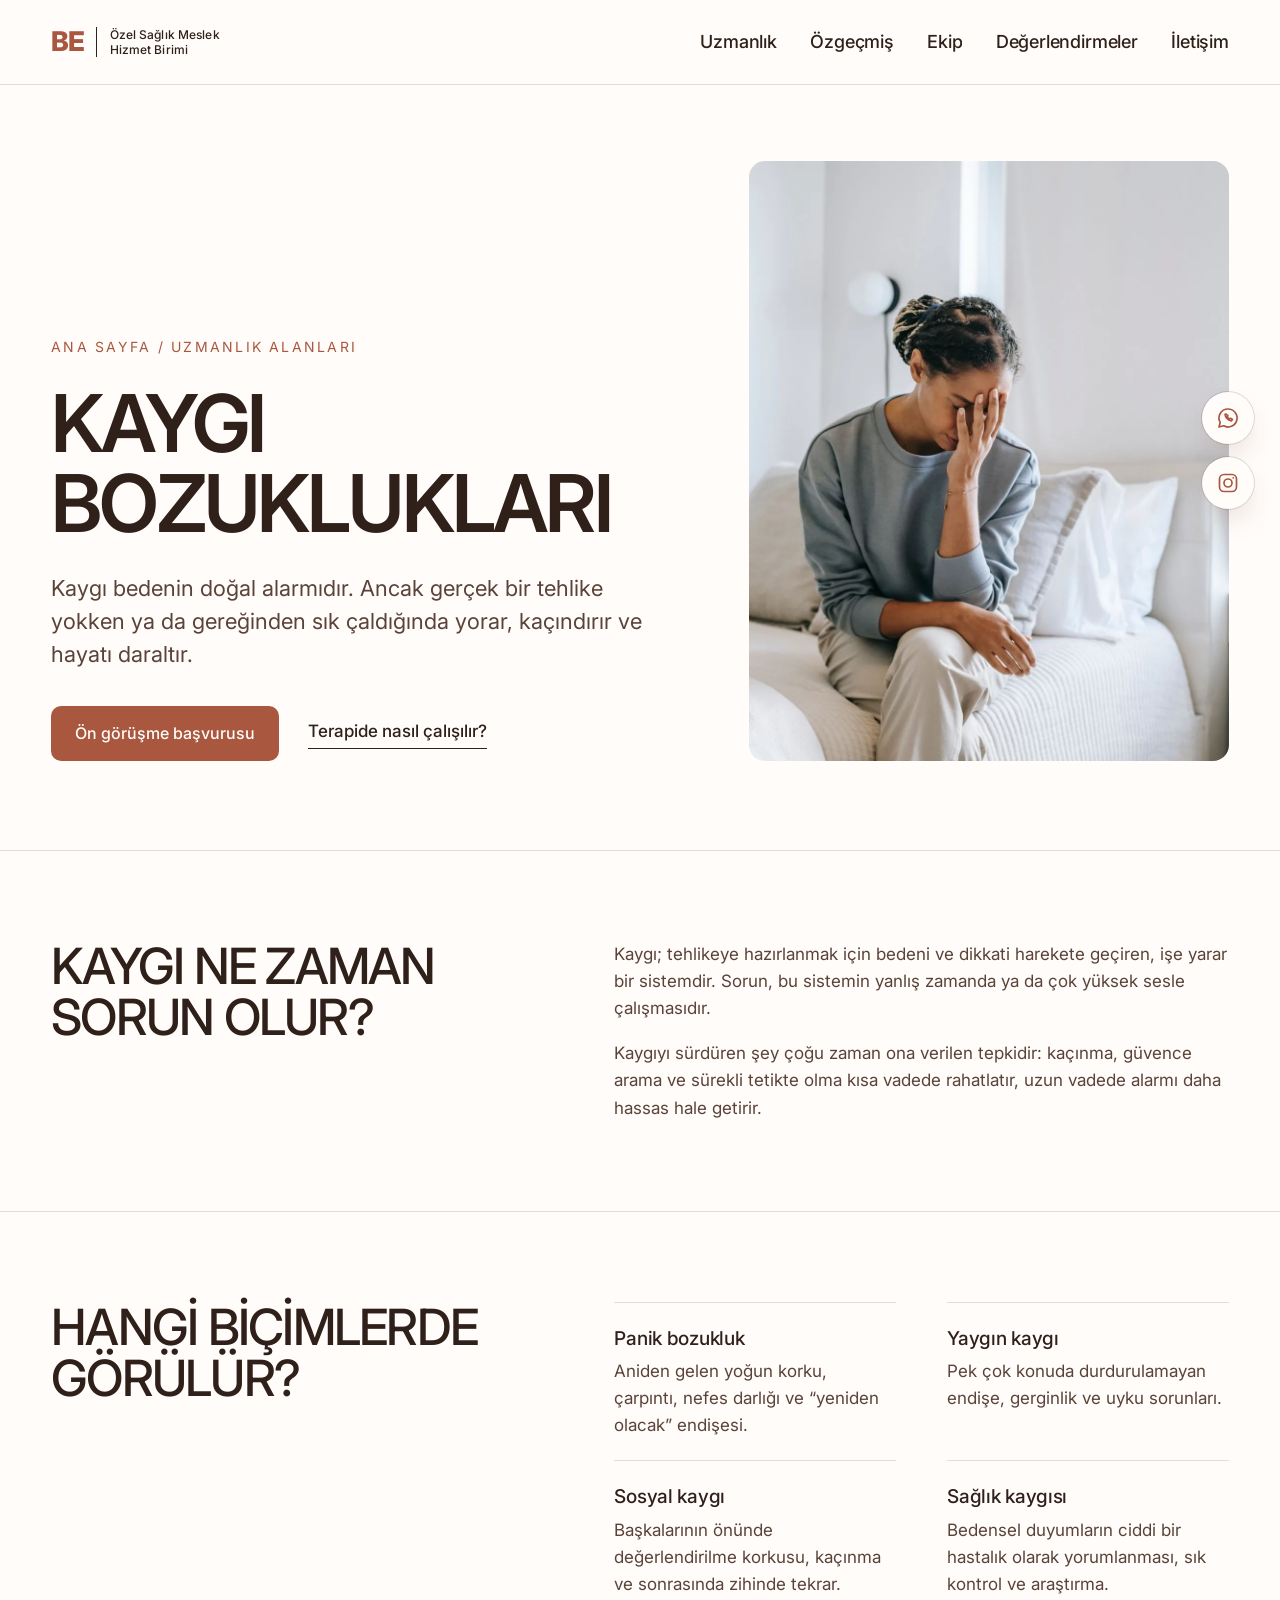
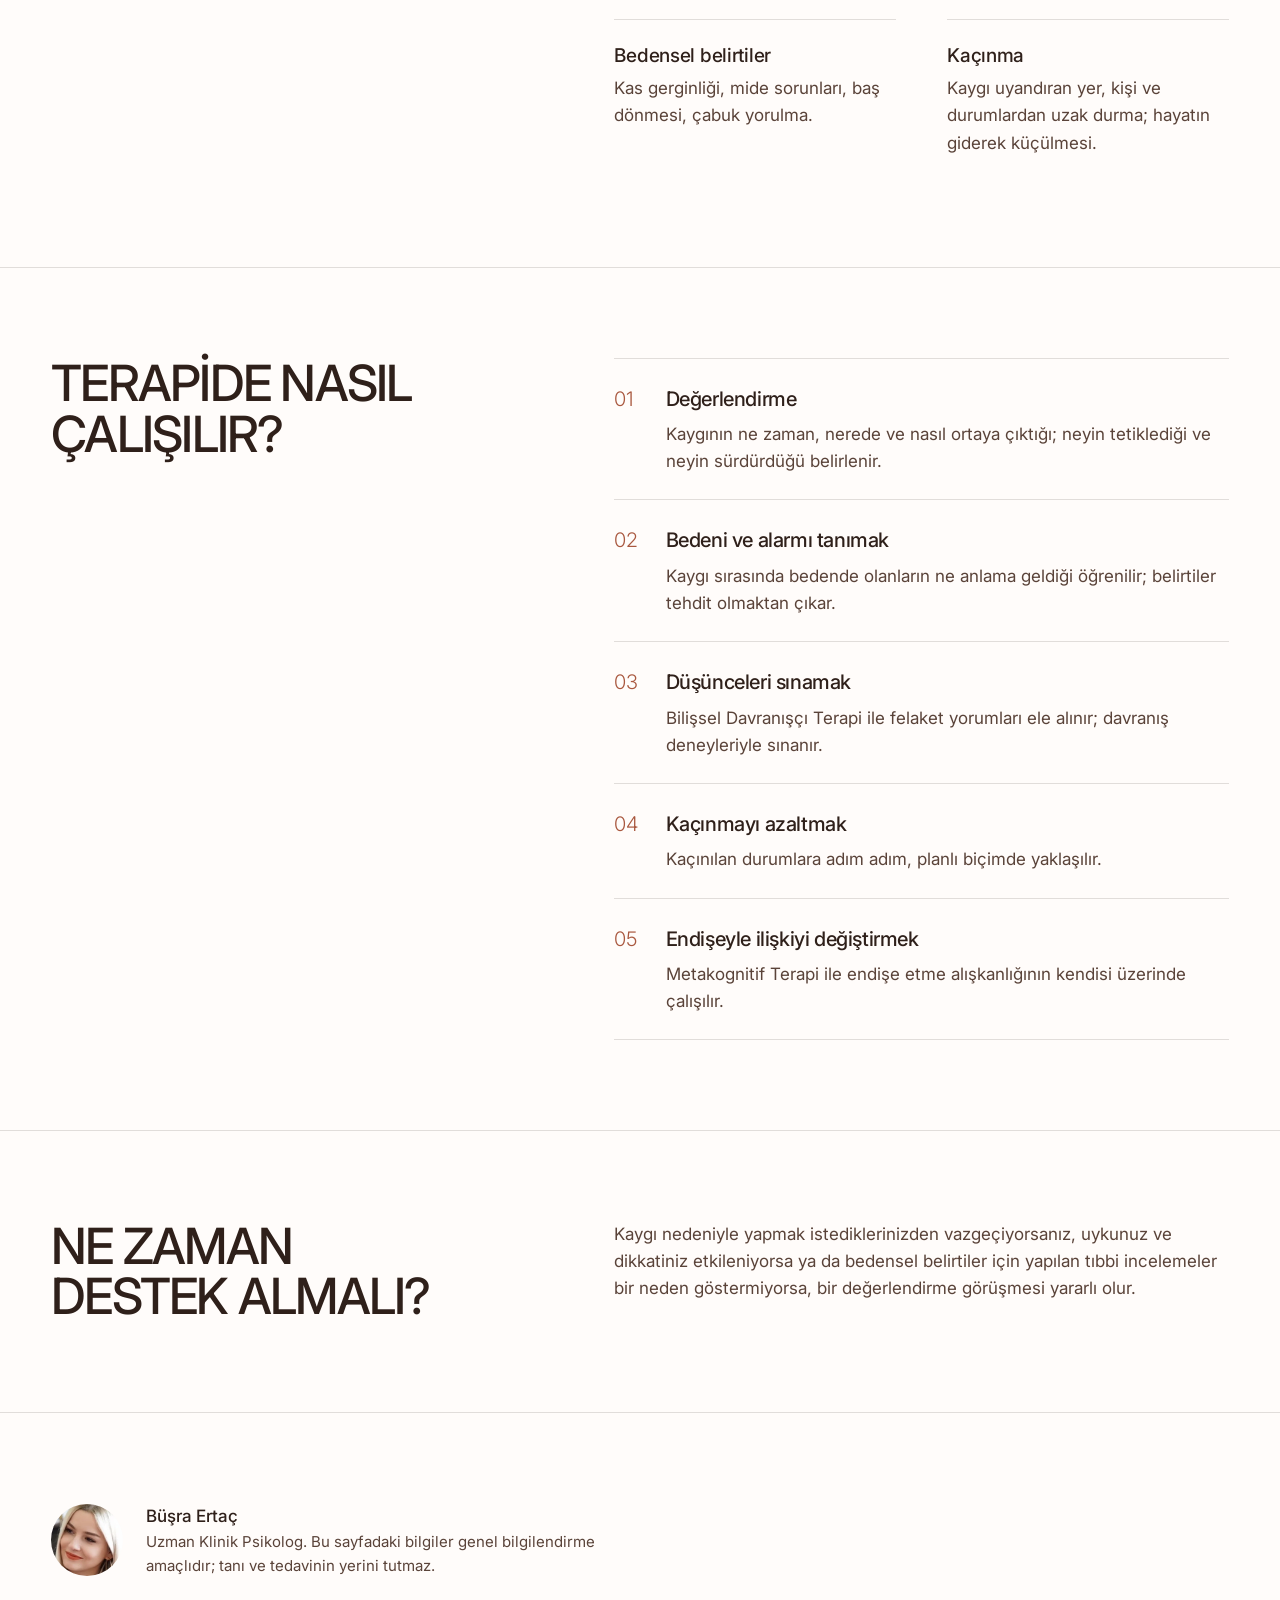
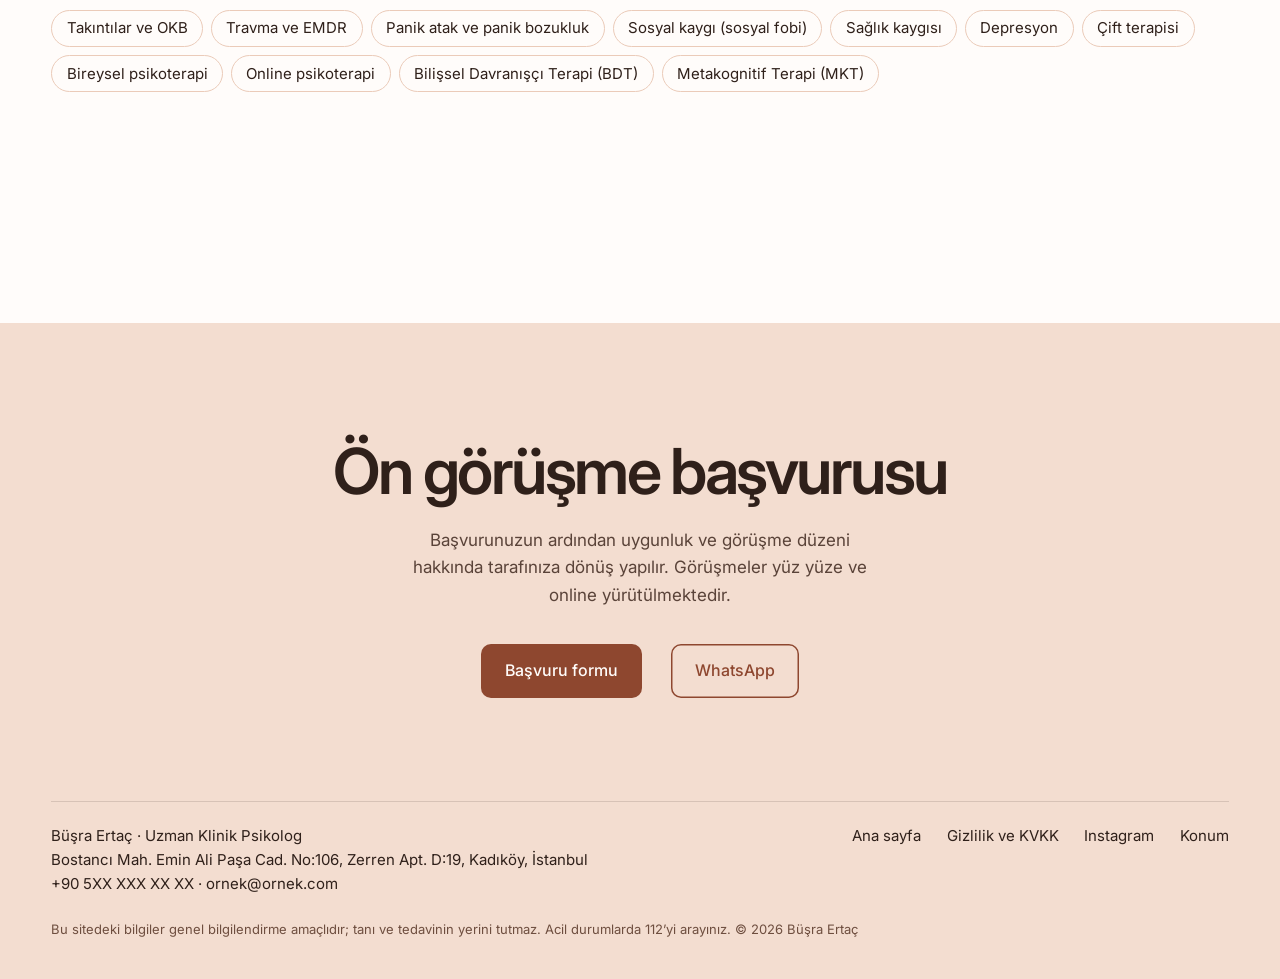
<file: kaygi.html>
<!DOCTYPE html>
<html lang="tr" class="no-js">
<head>
<meta charset="utf-8">
<meta name="viewport" content="width=device-width, initial-scale=1">
<title>Kaygı Bozuklukları ve Panik Atak Terapisi — Büşra Ertaç · Bostancı, İstanbul</title>
<meta name="description" content="Panik atak, yaygın kaygı, sosyal kaygı ve sağlık kaygısı: nasıl sürer, terapide nasıl çalışılır? Uzman Klinik Psikolog Büşra Ertaç, Bostancı ve online.">
<meta name="theme-color" content="#FFFCFA">
<meta name="robots" content="noindex,nofollow"><!-- tasarım aşaması: yayına alınırken kaldırılacak -->
<link rel="preload" href="assets/fonts/Inter.woff2?v=2" as="font" type="font/woff2" crossorigin>
<link rel="stylesheet" href="css/alt.css?v=22">
<script>document.documentElement.classList.remove('no-js')</script>
<script type="application/ld+json">{"@context": "https://schema.org", "@graph": [{"@type": "MedicalWebPage", "name": "Kaygı bozuklukları", "description": "Panik atak, yaygın kaygı, sosyal kaygı ve sağlık kaygısı: nasıl sürer, terapide nasıl çalışılır? Uzman Klinik Psikolog Büşra Ertaç, Bostancı ve online.", "inLanguage": "tr", "author": {"@type": "Person", "name": "Büşra Ertaç", "jobTitle": "Uzman Klinik Psikolog"}, "about": {"@type": "MedicalCondition", "name": "Kaygı bozuklukları"}}, {"@type": "BreadcrumbList", "itemListElement": [{"@type": "ListItem", "position": 1, "name": "Ana sayfa", "item": "index.html"}, {"@type": "ListItem", "position": 2, "name": "Kaygı bozuklukları"}]}]}</script>
</head>
<body>
<a class="skip" href="#main">İçeriğe geç</a>
<div class="soc" aria-label="İletişim kanalları">
  <a href="https://wa.me/905000000000" target="_blank" rel="noopener" aria-label="WhatsApp"><svg viewBox="0 0 24 24" aria-hidden="true" fill="none" stroke="currentColor" stroke-width="1.7" stroke-linecap="round" stroke-linejoin="round"><path d="M12 3a9 9 0 0 0-7.8 13.5L3 21l4.6-1.2A9 9 0 1 0 12 3Z"/><path d="M9 8.3c.2 2.9 2.9 6 6.2 6.7l1.3-1.5-2-1.2-.9.8c-1-.5-1.9-1.5-2.4-2.5l.8-.8L10.1 8 9 8.3Z"/></svg></a>
  <a href="https://www.instagram.com/psk.busraertac/" target="_blank" rel="noopener" aria-label="Instagram"><svg viewBox="0 0 24 24" aria-hidden="true" fill="none" stroke="currentColor" stroke-width="1.7"><rect x="3.5" y="3.5" width="17" height="17" rx="4.5"/><circle cx="12" cy="12" r="4"/><circle cx="17.2" cy="6.8" r=".9" fill="currentColor" stroke="none"/></svg></a>
</div>
<nav class="nav" aria-label="Ana menü"><div class="w"><a class="brand" href="index.html" aria-label="Büşra Ertaç — ana sayfa"><b>BE</b><small>Özel Sağlık Meslek<br>Hizmet Birimi</small></a><div><a href="index.html#uzmanlik"><span class="roll">Uzmanlık</span></a><a href="index.html#ozgecmis"><span class="roll">Özgeçmiş</span></a><a href="index.html#ekip"><span class="roll">Ekip</span></a><a href="index.html#degerlendirmeler"><span class="roll">Değerlendirmeler</span></a><a href="index.html#konum"><span class="roll">İletişim</span></a></div></div></nav>

<main id="main">
<section class="ph"><div class="w">
  <div>
    <p class="crumb rv"><a href="index.html">Ana sayfa</a> / <a href="index.html#uzmanlik">Uzmanlık alanları</a></p>
    <h1 class="rv" style="--d:1">Kaygı bozuklukları</h1>
    <p class="leadp rv" style="--d:2">Kaygı bedenin doğal alarmıdır. Ancak gerçek bir tehlike yokken ya da gereğinden sık çaldığında yorar, kaçındırır ve hayatı daraltır.</p>
    <div class="go rv" style="--d:3"><a class="btn btn--w" href="index.html#basvuru" data-topic="Kaygı / panik">Ön görüşme başvurusu</a><a class="more" href="#nasil">Terapide nasıl çalışılır?</a></div>
  </div>
  <figure class="pimg rv" style="--d:2"><img src="assets/img/kaygi-1.webp" alt="Yatağında oturan düşünceli bir kadın" width="1100" height="1375" fetchpriority="high"></figure>
</div></section>
<section class="sec"><div class="w split"><h2 class="rv">Kaygı ne zaman sorun olur?</h2><div class="prose rv"><p>Kaygı; tehlikeye hazırlanmak için bedeni ve dikkati harekete geçiren, işe yarar bir sistemdir. Sorun, bu sistemin yanlış zamanda ya da çok yüksek sesle çalışmasıdır.</p><p>Kaygıyı sürdüren şey çoğu zaman ona verilen tepkidir: kaçınma, güvence arama ve sürekli tetikte olma kısa vadede rahatlatır, uzun vadede alarmı daha hassas hale getirir.</p></div></div></section>
<section class="sec"><div class="w split"><h2 class="rv">Hangi biçimlerde görülür?</h2><ul class="signs"><li class="rv"><b>Panik bozukluk</b>Aniden gelen yoğun korku, çarpıntı, nefes darlığı ve “yeniden olacak” endişesi.</li><li class="rv"><b>Yaygın kaygı</b>Pek çok konuda durdurulamayan endişe, gerginlik ve uyku sorunları.</li><li class="rv"><b>Sosyal kaygı</b>Başkalarının önünde değerlendirilme korkusu, kaçınma ve sonrasında zihinde tekrar.</li><li class="rv"><b>Sağlık kaygısı</b>Bedensel duyumların ciddi bir hastalık olarak yorumlanması, sık kontrol ve araştırma.</li><li class="rv"><b>Bedensel belirtiler</b>Kas gerginliği, mide sorunları, baş dönmesi, çabuk yorulma.</li><li class="rv"><b>Kaçınma</b>Kaygı uyandıran yer, kişi ve durumlardan uzak durma; hayatın giderek küçülmesi.</li></ul></div></section>
<section class="sec" id="nasil"><div class="w split"><h2 class="rv">Terapide nasıl çalışılır?</h2><ol class="how"><li class="rv"><span>01</span><div><b>Değerlendirme</b><p>Kaygının ne zaman, nerede ve nasıl ortaya çıktığı; neyin tetiklediği ve neyin sürdürdüğü belirlenir.</p></div></li><li class="rv"><span>02</span><div><b>Bedeni ve alarmı tanımak</b><p>Kaygı sırasında bedende olanların ne anlama geldiği öğrenilir; belirtiler tehdit olmaktan çıkar.</p></div></li><li class="rv"><span>03</span><div><b>Düşünceleri sınamak</b><p>Bilişsel Davranışçı Terapi ile felaket yorumları ele alınır; davranış deneyleriyle sınanır.</p></div></li><li class="rv"><span>04</span><div><b>Kaçınmayı azaltmak</b><p>Kaçınılan durumlara adım adım, planlı biçimde yaklaşılır.</p></div></li><li class="rv"><span>05</span><div><b>Endişeyle ilişkiyi değiştirmek</b><p>Metakognitif Terapi ile endişe etme alışkanlığının kendisi üzerinde çalışılır.</p></div></li></ol></div></section>
<section class="sec"><div class="w split"><h2 class="rv">Ne zaman destek almalı?</h2><div class="prose rv"><p>Kaygı nedeniyle yapmak istediklerinizden vazgeçiyorsanız, uykunuz ve dikkatiniz etkileniyorsa ya da bedensel belirtiler için yapılan tıbbi incelemeler bir neden göstermiyorsa, bir değerlendirme görüşmesi yararlı olur.</p></div></div></section>
<section class="sec">
  <div class="w"><div class="author">
    <img src="assets/img/busra-yuz.webp" alt="Büşra Ertaç" width="240" height="240" loading="lazy">
    <p><b>Büşra Ertaç</b>Uzman Klinik Psikolog. Bu sayfadaki bilgiler genel bilgilendirme amaçlıdır; tanı ve tedavinin yerini tutmaz.</p>
  </div><div class="chips"><a href="okb.html">Takıntılar ve OKB</a><a href="emdr.html">Travma ve EMDR</a><a href="panik-atak.html">Panik atak ve panik bozukluk</a><a href="sosyal-kaygi.html">Sosyal kaygı (sosyal fobi)</a><a href="saglik-kaygisi.html">Sağlık kaygısı</a><a href="depresyon.html">Depresyon</a><a href="cift-terapisi.html">Çift terapisi</a><a href="bireysel-psikoterapi.html">Bireysel psikoterapi</a><a href="online-psikoterapi.html">Online psikoterapi</a><a href="bilissel-davranisci-terapi.html">Bilişsel Davranışçı Terapi (BDT)</a><a href="metakognitif-terapi.html">Metakognitif Terapi (MKT)</a></div></div>
</section>
</main>
<section class="end"><div class="curve" aria-hidden="true"></div><div class="w">
  <h2 class="rv">Ön görüşme başvurusu</h2>
  <p class="rv">Başvurunuzun ardından uygunluk ve görüşme düzeni hakkında tarafınıza dönüş yapılır. Görüşmeler yüz yüze ve online yürütülmektedir.</p>
  <div class="go rv"><a class="btn" href="index.html#basvuru" data-topic="Kaygı / panik">Başvuru formu</a><a class="btn btn--o" href="https://wa.me/905000000000" target="_blank" rel="noopener">WhatsApp</a></div>
  <div class="foot"><span>Büşra Ertaç · Uzman Klinik Psikolog<br>Bostancı Mah. Emin Ali Paşa Cad. No:106, Zerren Apt. D:19, Kadıköy, İstanbul<br>+90 5XX XXX XX XX · ornek@ornek.com</span><div><a href="index.html">Ana sayfa</a><a href="gizlilik-ve-kvkk.html">Gizlilik ve KVKK</a><a href="https://www.instagram.com/psk.busraertac/" target="_blank" rel="noopener">Instagram</a><a href="index.html#konum">Konum</a></div></div>
  <p class="fine">Bu sitedeki bilgiler genel bilgilendirme amaçlıdır; tanı ve tedavinin yerini tutmaz. Acil durumlarda 112’yi arayınız. © 2026 Büşra Ertaç</p>
</div></section>
<script src="js/alt.js?v=22" defer></script>
</body>
</html>
</file>
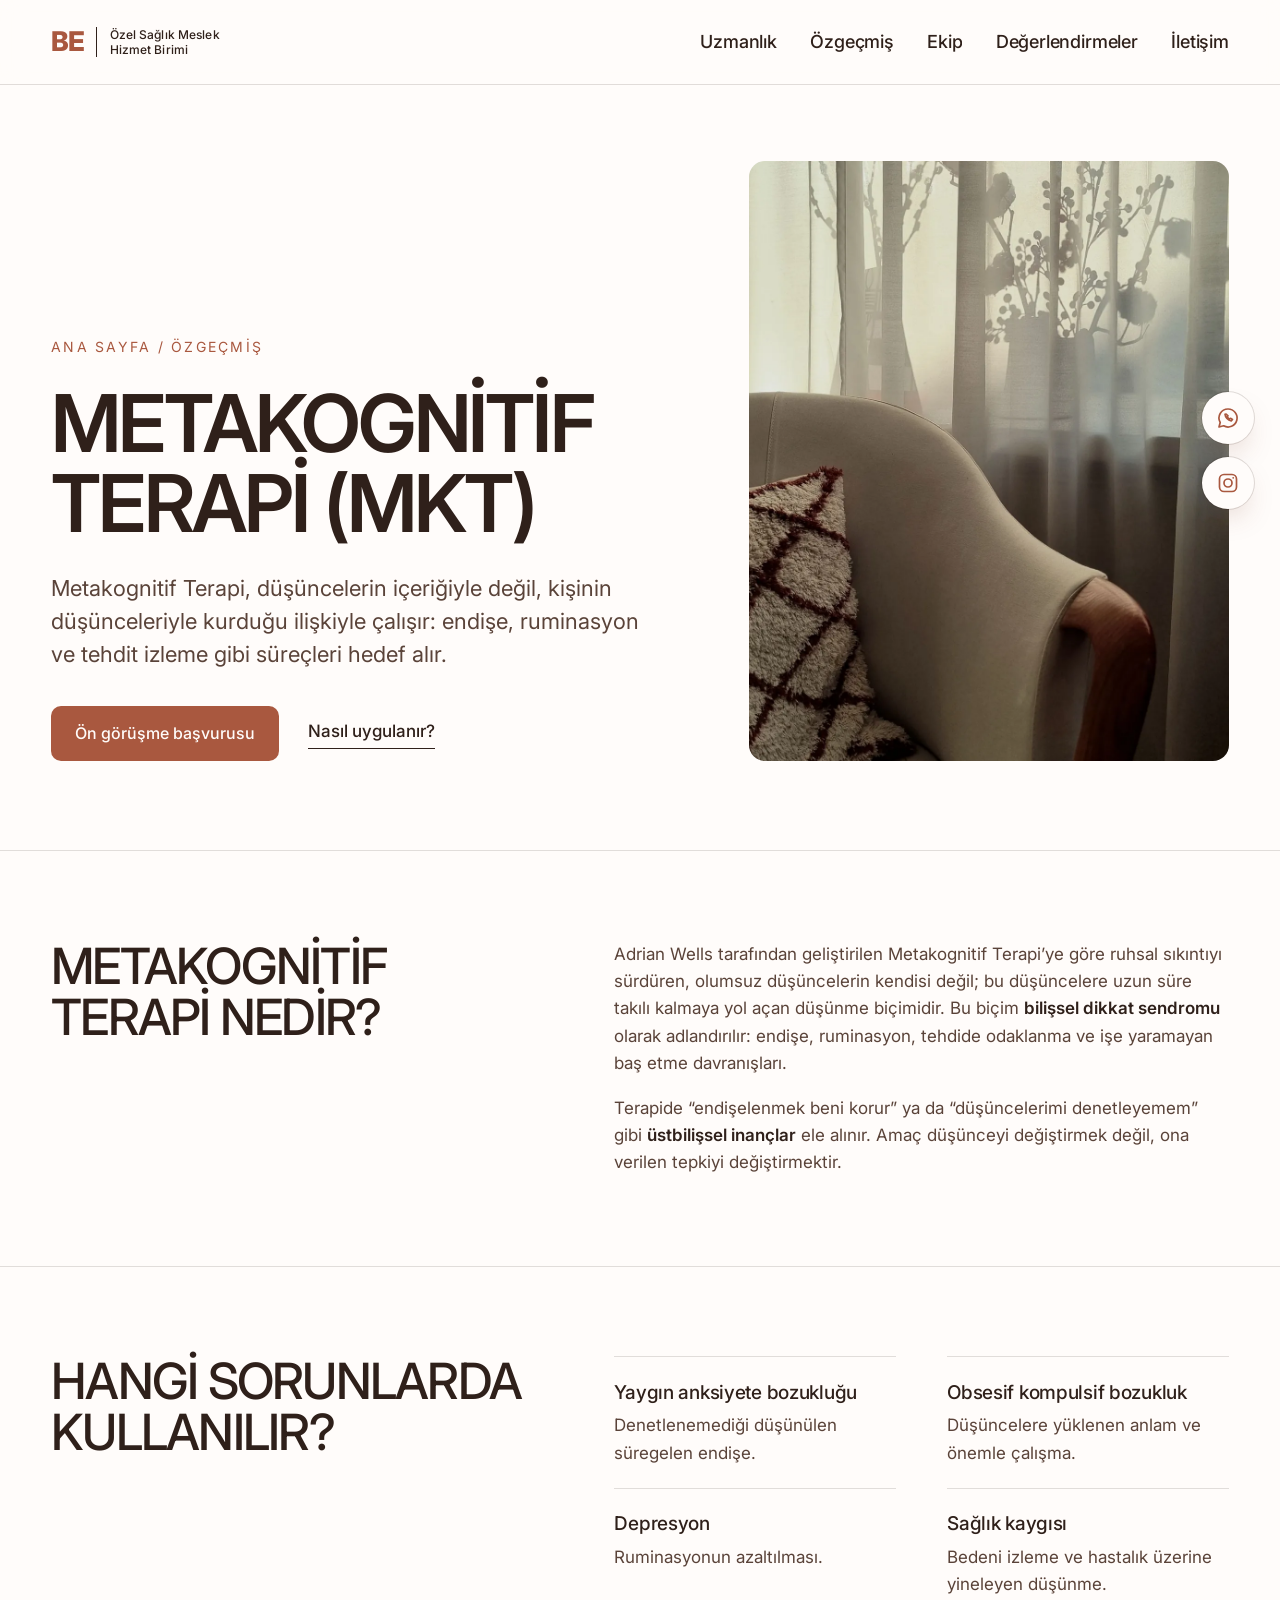
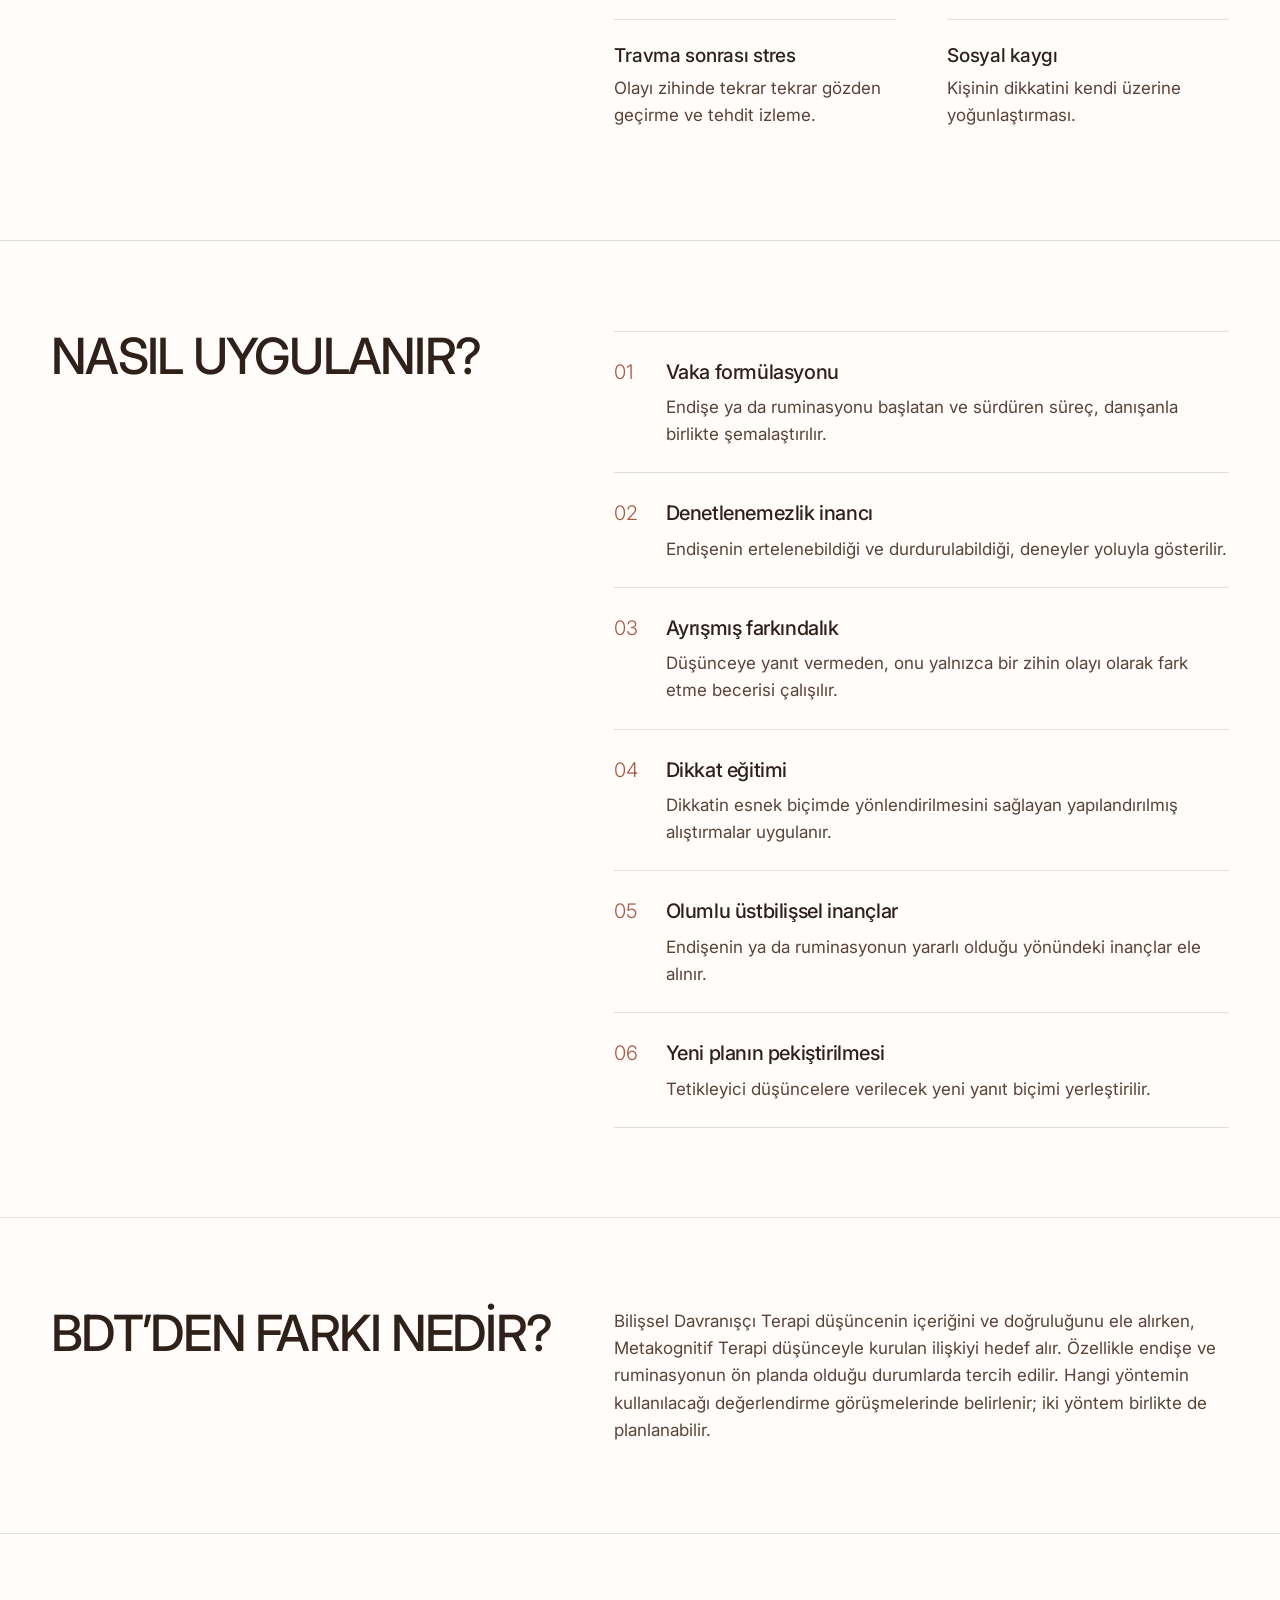
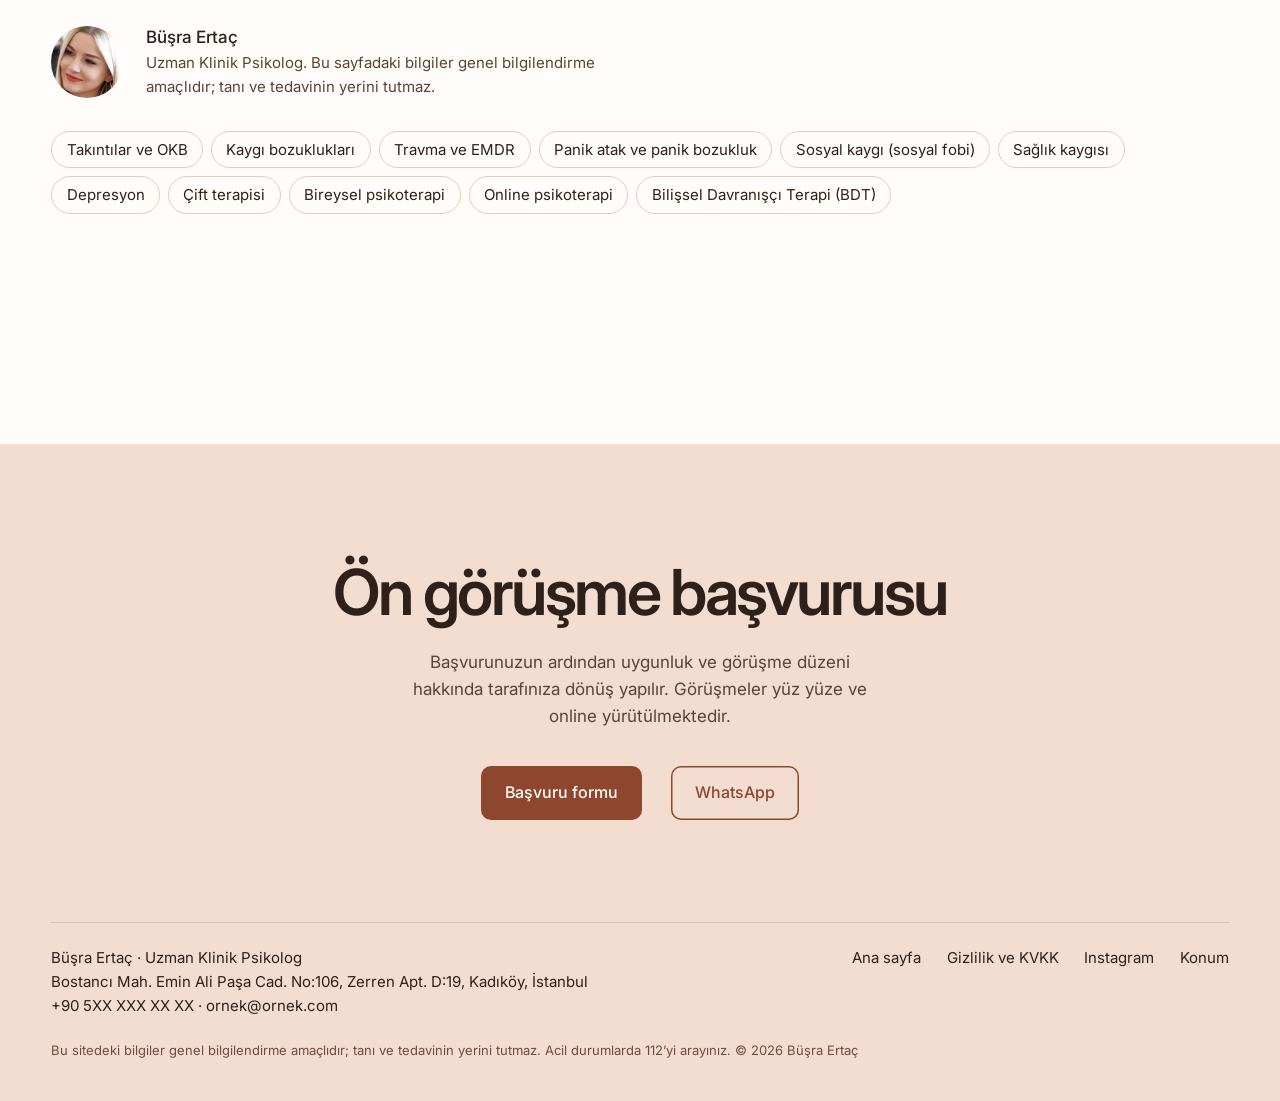
<file: metakognitif-terapi.html>
<!DOCTYPE html>
<html lang="tr" class="no-js">
<head>
<meta charset="utf-8">
<meta name="viewport" content="width=device-width, initial-scale=1">
<title>Metakognitif Terapi (MKT) — Büşra Ertaç · Bostancı, Kadıköy</title>
<meta name="description" content="Metakognitif Terapi nedir, BDT’den farkı nedir, hangi sorunlarda kullanılır? Uzman Klinik Psikolog Büşra Ertaç, Bostancı ve online.">
<meta name="theme-color" content="#FFFCFA">
<meta name="robots" content="noindex,nofollow"><!-- tasarım aşaması: yayına alınırken kaldırılacak -->
<link rel="preload" href="assets/fonts/Inter.woff2?v=2" as="font" type="font/woff2" crossorigin>
<link rel="stylesheet" href="css/alt.css?v=22">
<script>document.documentElement.classList.remove('no-js')</script>
<script type="application/ld+json">{"@context": "https://schema.org", "@graph": [{"@type": "MedicalWebPage", "name": "Metakognitif Terapi (MKT)", "description": "Metakognitif Terapi nedir, BDT’den farkı nedir, hangi sorunlarda kullanılır? Uzman Klinik Psikolog Büşra Ertaç, Bostancı ve online.", "inLanguage": "tr", "author": {"@type": "Person", "name": "Büşra Ertaç", "jobTitle": "Uzman Klinik Psikolog"}, "about": {"@type": "MedicalTherapy", "name": "Metakognitif Terapi (MKT)"}}, {"@type": "BreadcrumbList", "itemListElement": [{"@type": "ListItem", "position": 1, "name": "Ana sayfa", "item": "index.html"}, {"@type": "ListItem", "position": 2, "name": "Metakognitif Terapi (MKT)"}]}]}</script>
</head>
<body>
<a class="skip" href="#main">İçeriğe geç</a>
<div class="soc" aria-label="İletişim kanalları">
  <a href="https://wa.me/905000000000" target="_blank" rel="noopener" aria-label="WhatsApp"><svg viewBox="0 0 24 24" aria-hidden="true" fill="none" stroke="currentColor" stroke-width="1.7" stroke-linecap="round" stroke-linejoin="round"><path d="M12 3a9 9 0 0 0-7.8 13.5L3 21l4.6-1.2A9 9 0 1 0 12 3Z"/><path d="M9 8.3c.2 2.9 2.9 6 6.2 6.7l1.3-1.5-2-1.2-.9.8c-1-.5-1.9-1.5-2.4-2.5l.8-.8L10.1 8 9 8.3Z"/></svg></a>
  <a href="https://www.instagram.com/psk.busraertac/" target="_blank" rel="noopener" aria-label="Instagram"><svg viewBox="0 0 24 24" aria-hidden="true" fill="none" stroke="currentColor" stroke-width="1.7"><rect x="3.5" y="3.5" width="17" height="17" rx="4.5"/><circle cx="12" cy="12" r="4"/><circle cx="17.2" cy="6.8" r=".9" fill="currentColor" stroke="none"/></svg></a>
</div>
<nav class="nav" aria-label="Ana menü"><div class="w"><a class="brand" href="index.html" aria-label="Büşra Ertaç — ana sayfa"><b>BE</b><small>Özel Sağlık Meslek<br>Hizmet Birimi</small></a><div><a href="index.html#uzmanlik"><span class="roll">Uzmanlık</span></a><a href="index.html#ozgecmis"><span class="roll">Özgeçmiş</span></a><a href="index.html#ekip"><span class="roll">Ekip</span></a><a href="index.html#degerlendirmeler"><span class="roll">Değerlendirmeler</span></a><a href="index.html#konum"><span class="roll">İletişim</span></a></div></div></nav>

<main id="main">
<section class="ph"><div class="w">
  <div>
    <p class="crumb rv"><a href="index.html">Ana sayfa</a> / <a href="index.html#ozgecmis">Özgeçmiş</a></p>
    <h1 class="rv" style="--d:1">Metakognitif Terapi (MKT)</h1>
    <p class="leadp rv" style="--d:2">Metakognitif Terapi, düşüncelerin içeriğiyle değil, kişinin düşünceleriyle kurduğu ilişkiyle çalışır: endişe, ruminasyon ve tehdit izleme gibi süreçleri hedef alır.</p>
    <div class="go rv" style="--d:3"><a class="btn btn--w" href="index.html#basvuru" data-topic="Diğer">Ön görüşme başvurusu</a><a class="more" href="#nasil">Nasıl uygulanır?</a></div>
  </div>
  <figure class="pimg rv" style="--d:2"><img src="assets/img/m-mkt.webp" alt="Tül perdeli pencere önünde bir koltuk" width="1100" height="1375" fetchpriority="high"></figure>
</div></section>
<section class="sec"><div class="w split"><h2 class="rv">Metakognitif Terapi nedir?</h2><div class="prose rv"><p>Adrian Wells tarafından geliştirilen Metakognitif Terapi’ye göre ruhsal sıkıntıyı sürdüren, olumsuz düşüncelerin kendisi değil; bu düşüncelere uzun süre takılı kalmaya yol açan düşünme biçimidir. Bu biçim <b>bilişsel dikkat sendromu</b> olarak adlandırılır: endişe, ruminasyon, tehdide odaklanma ve işe yaramayan baş etme davranışları.</p><p>Terapide “endişelenmek beni korur” ya da “düşüncelerimi denetleyemem” gibi <b>üstbilişsel inançlar</b> ele alınır. Amaç düşünceyi değiştirmek değil, ona verilen tepkiyi değiştirmektir.</p></div></div></section>
<section class="sec"><div class="w split"><h2 class="rv">Hangi sorunlarda kullanılır?</h2><ul class="signs"><li class="rv"><b>Yaygın anksiyete bozukluğu</b>Denetlenemediği düşünülen süregelen endişe.</li><li class="rv"><b>Obsesif kompulsif bozukluk</b>Düşüncelere yüklenen anlam ve önemle çalışma.</li><li class="rv"><b>Depresyon</b>Ruminasyonun azaltılması.</li><li class="rv"><b>Sağlık kaygısı</b>Bedeni izleme ve hastalık üzerine yineleyen düşünme.</li><li class="rv"><b>Travma sonrası stres</b>Olayı zihinde tekrar tekrar gözden geçirme ve tehdit izleme.</li><li class="rv"><b>Sosyal kaygı</b>Kişinin dikkatini kendi üzerine yoğunlaştırması.</li></ul></div></section>
<section class="sec" id="nasil"><div class="w split"><h2 class="rv">Nasıl uygulanır?</h2><ol class="how"><li class="rv"><span>01</span><div><b>Vaka formülasyonu</b><p>Endişe ya da ruminasyonu başlatan ve sürdüren süreç, danışanla birlikte şemalaştırılır.</p></div></li><li class="rv"><span>02</span><div><b>Denetlenemezlik inancı</b><p>Endişenin ertelenebildiği ve durdurulabildiği, deneyler yoluyla gösterilir.</p></div></li><li class="rv"><span>03</span><div><b>Ayrışmış farkındalık</b><p>Düşünceye yanıt vermeden, onu yalnızca bir zihin olayı olarak fark etme becerisi çalışılır.</p></div></li><li class="rv"><span>04</span><div><b>Dikkat eğitimi</b><p>Dikkatin esnek biçimde yönlendirilmesini sağlayan yapılandırılmış alıştırmalar uygulanır.</p></div></li><li class="rv"><span>05</span><div><b>Olumlu üstbilişsel inançlar</b><p>Endişenin ya da ruminasyonun yararlı olduğu yönündeki inançlar ele alınır.</p></div></li><li class="rv"><span>06</span><div><b>Yeni planın pekiştirilmesi</b><p>Tetikleyici düşüncelere verilecek yeni yanıt biçimi yerleştirilir.</p></div></li></ol></div></section>
<section class="sec"><div class="w split"><h2 class="rv">BDT’den farkı nedir?</h2><div class="prose rv"><p>Bilişsel Davranışçı Terapi düşüncenin içeriğini ve doğruluğunu ele alırken, Metakognitif Terapi düşünceyle kurulan ilişkiyi hedef alır. Özellikle endişe ve ruminasyonun ön planda olduğu durumlarda tercih edilir. Hangi yöntemin kullanılacağı değerlendirme görüşmelerinde belirlenir; iki yöntem birlikte de planlanabilir.</p></div></div></section>
<section class="sec">
  <div class="w"><div class="author">
    <img src="assets/img/busra-yuz.webp" alt="Büşra Ertaç" width="240" height="240" loading="lazy">
    <p><b>Büşra Ertaç</b>Uzman Klinik Psikolog. Bu sayfadaki bilgiler genel bilgilendirme amaçlıdır; tanı ve tedavinin yerini tutmaz.</p>
  </div><div class="chips"><a href="okb.html">Takıntılar ve OKB</a><a href="kaygi.html">Kaygı bozuklukları</a><a href="emdr.html">Travma ve EMDR</a><a href="panik-atak.html">Panik atak ve panik bozukluk</a><a href="sosyal-kaygi.html">Sosyal kaygı (sosyal fobi)</a><a href="saglik-kaygisi.html">Sağlık kaygısı</a><a href="depresyon.html">Depresyon</a><a href="cift-terapisi.html">Çift terapisi</a><a href="bireysel-psikoterapi.html">Bireysel psikoterapi</a><a href="online-psikoterapi.html">Online psikoterapi</a><a href="bilissel-davranisci-terapi.html">Bilişsel Davranışçı Terapi (BDT)</a></div></div>
</section>
</main>
<section class="end"><div class="curve" aria-hidden="true"></div><div class="w">
  <h2 class="rv">Ön görüşme başvurusu</h2>
  <p class="rv">Başvurunuzun ardından uygunluk ve görüşme düzeni hakkında tarafınıza dönüş yapılır. Görüşmeler yüz yüze ve online yürütülmektedir.</p>
  <div class="go rv"><a class="btn" href="index.html#basvuru" data-topic="Diğer">Başvuru formu</a><a class="btn btn--o" href="https://wa.me/905000000000" target="_blank" rel="noopener">WhatsApp</a></div>
  <div class="foot"><span>Büşra Ertaç · Uzman Klinik Psikolog<br>Bostancı Mah. Emin Ali Paşa Cad. No:106, Zerren Apt. D:19, Kadıköy, İstanbul<br>+90 5XX XXX XX XX · ornek@ornek.com</span><div><a href="index.html">Ana sayfa</a><a href="gizlilik-ve-kvkk.html">Gizlilik ve KVKK</a><a href="https://www.instagram.com/psk.busraertac/" target="_blank" rel="noopener">Instagram</a><a href="index.html#konum">Konum</a></div></div>
  <p class="fine">Bu sitedeki bilgiler genel bilgilendirme amaçlıdır; tanı ve tedavinin yerini tutmaz. Acil durumlarda 112’yi arayınız. © 2026 Büşra Ertaç</p>
</div></section>
<script src="js/alt.js?v=22" defer></script>
</body>
</html>
</file>
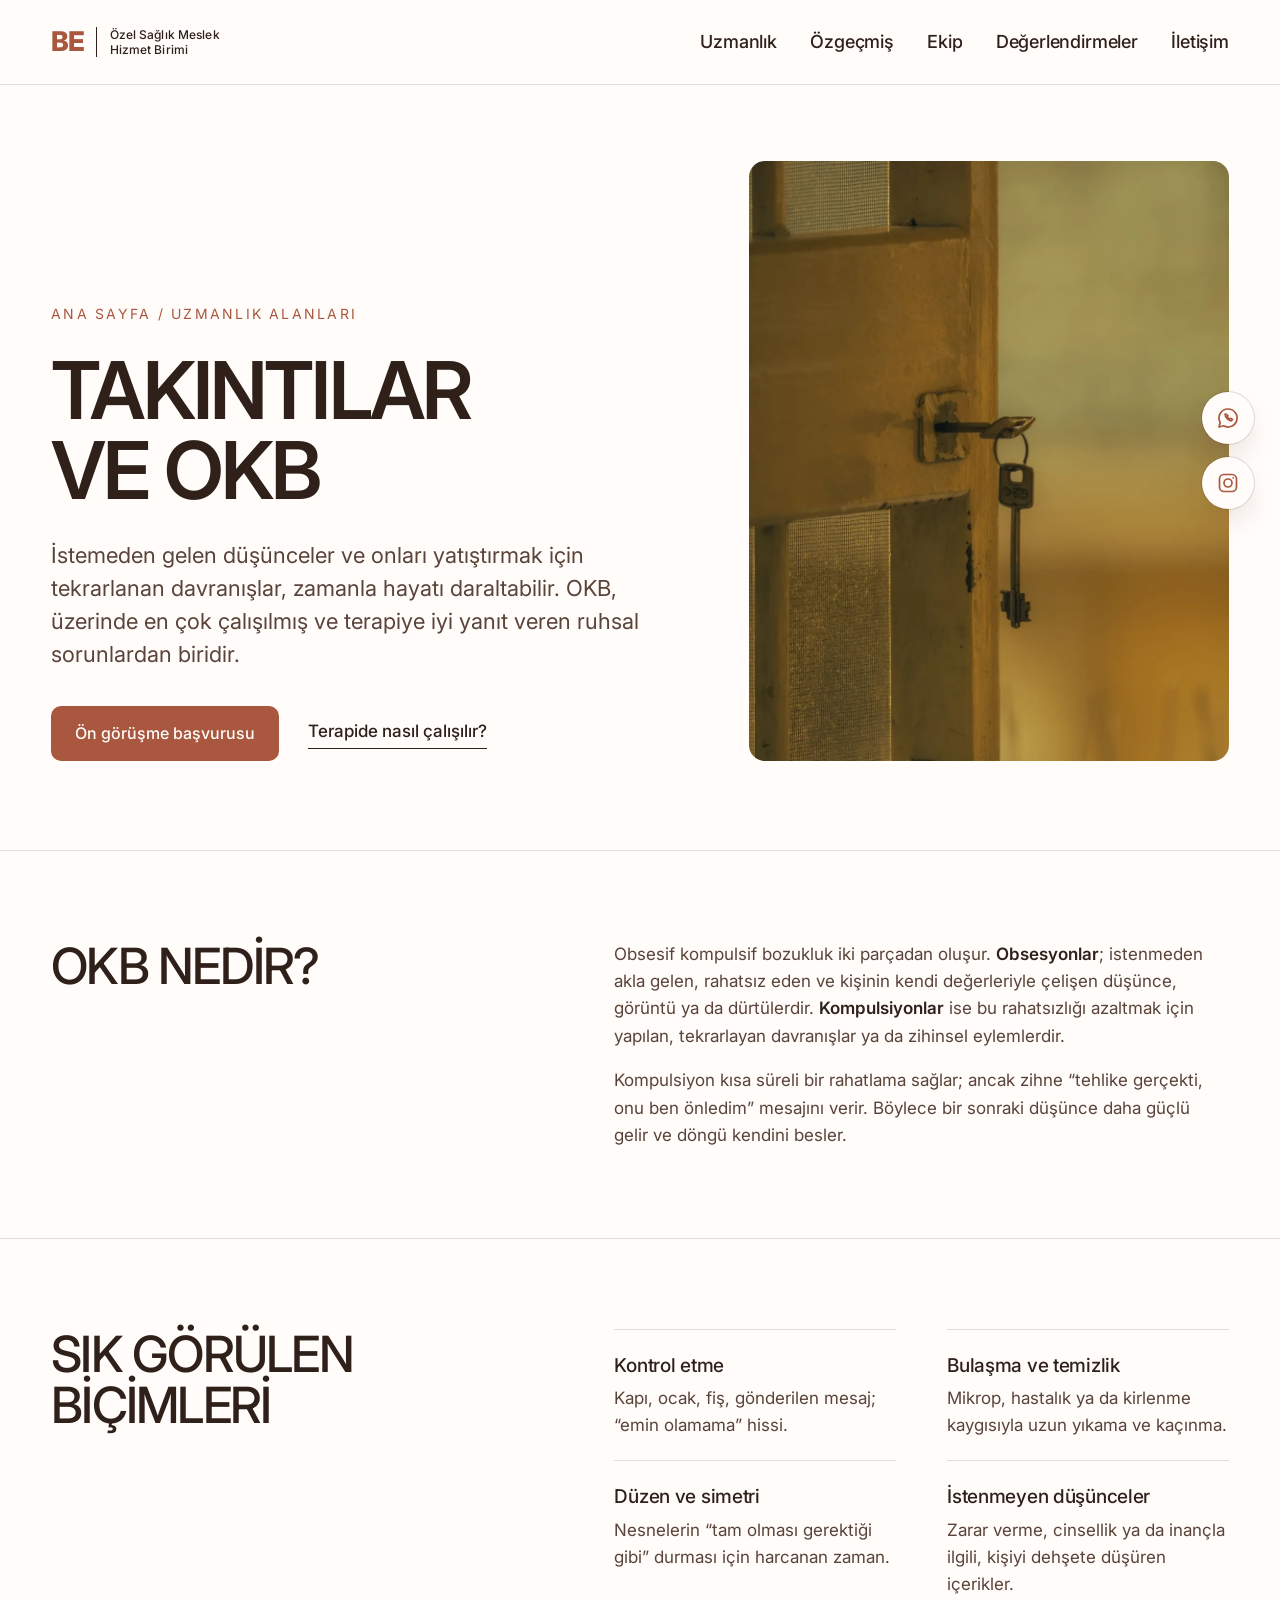
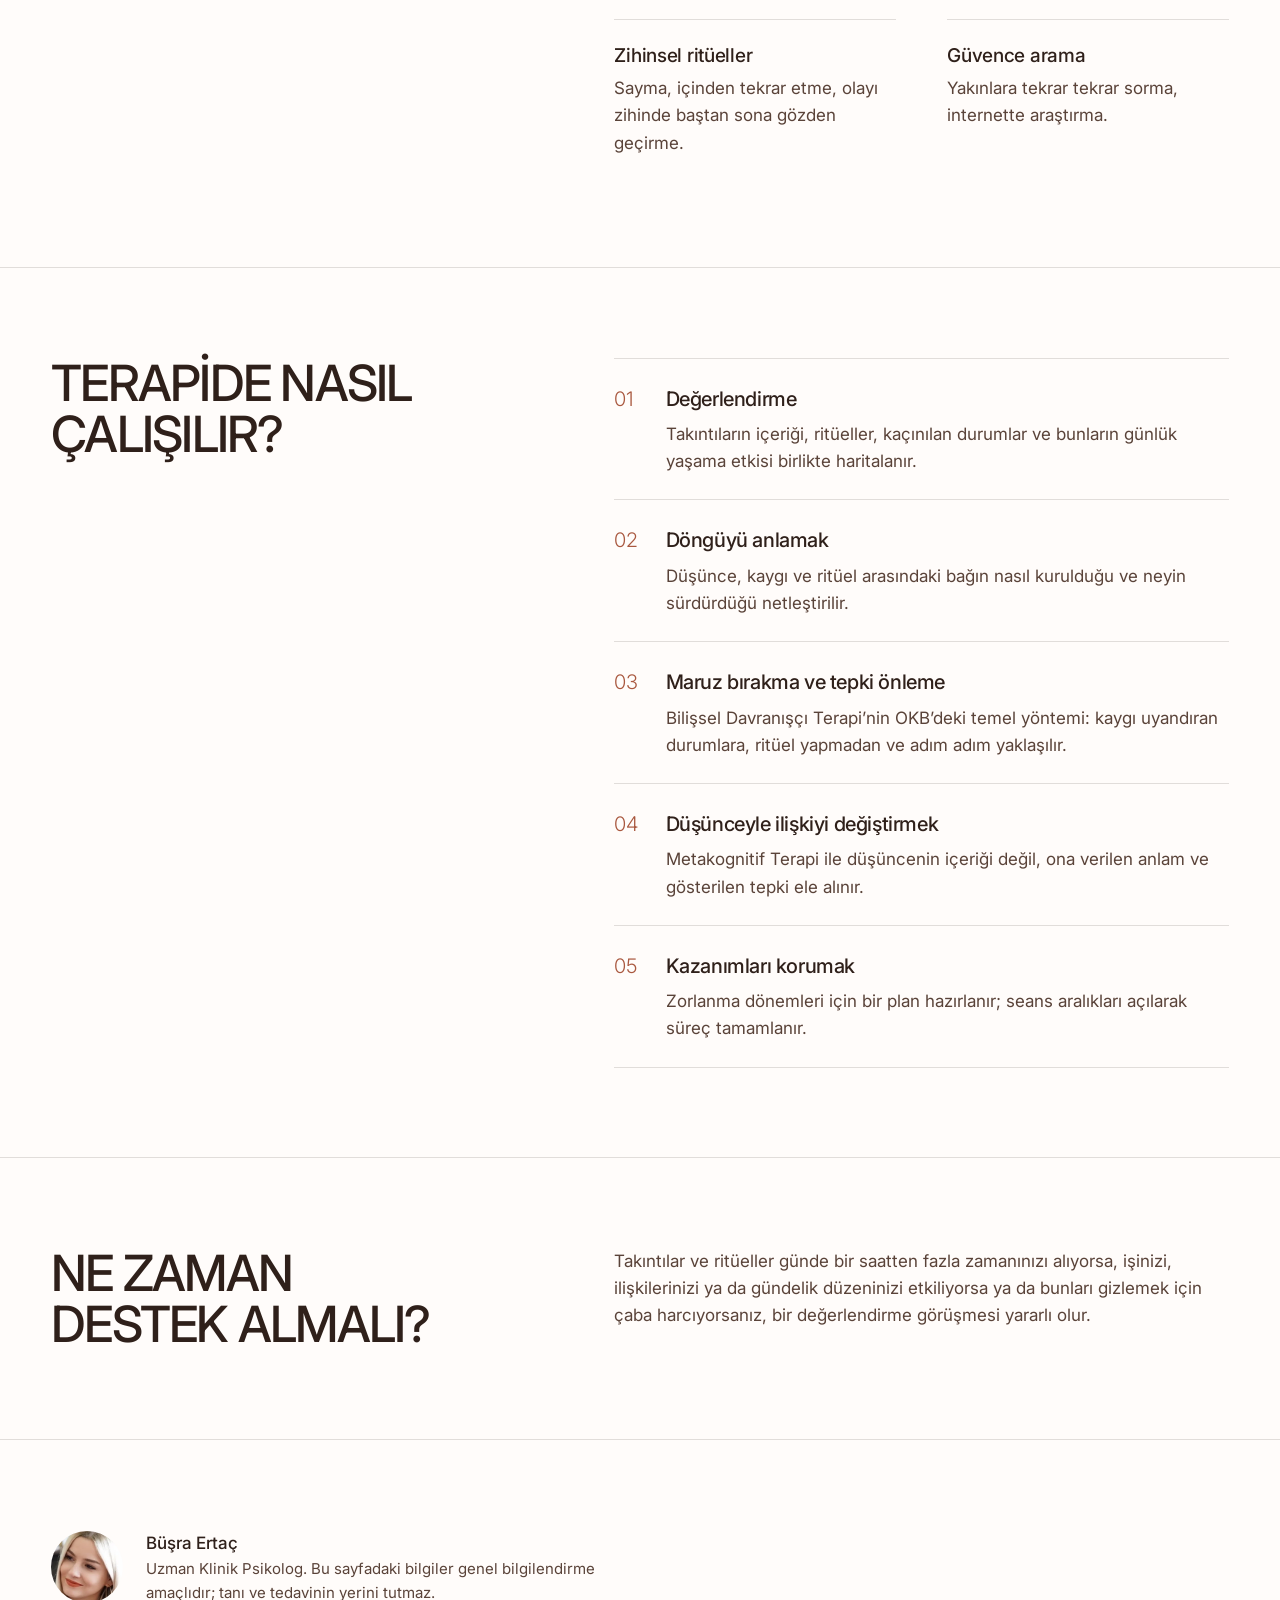
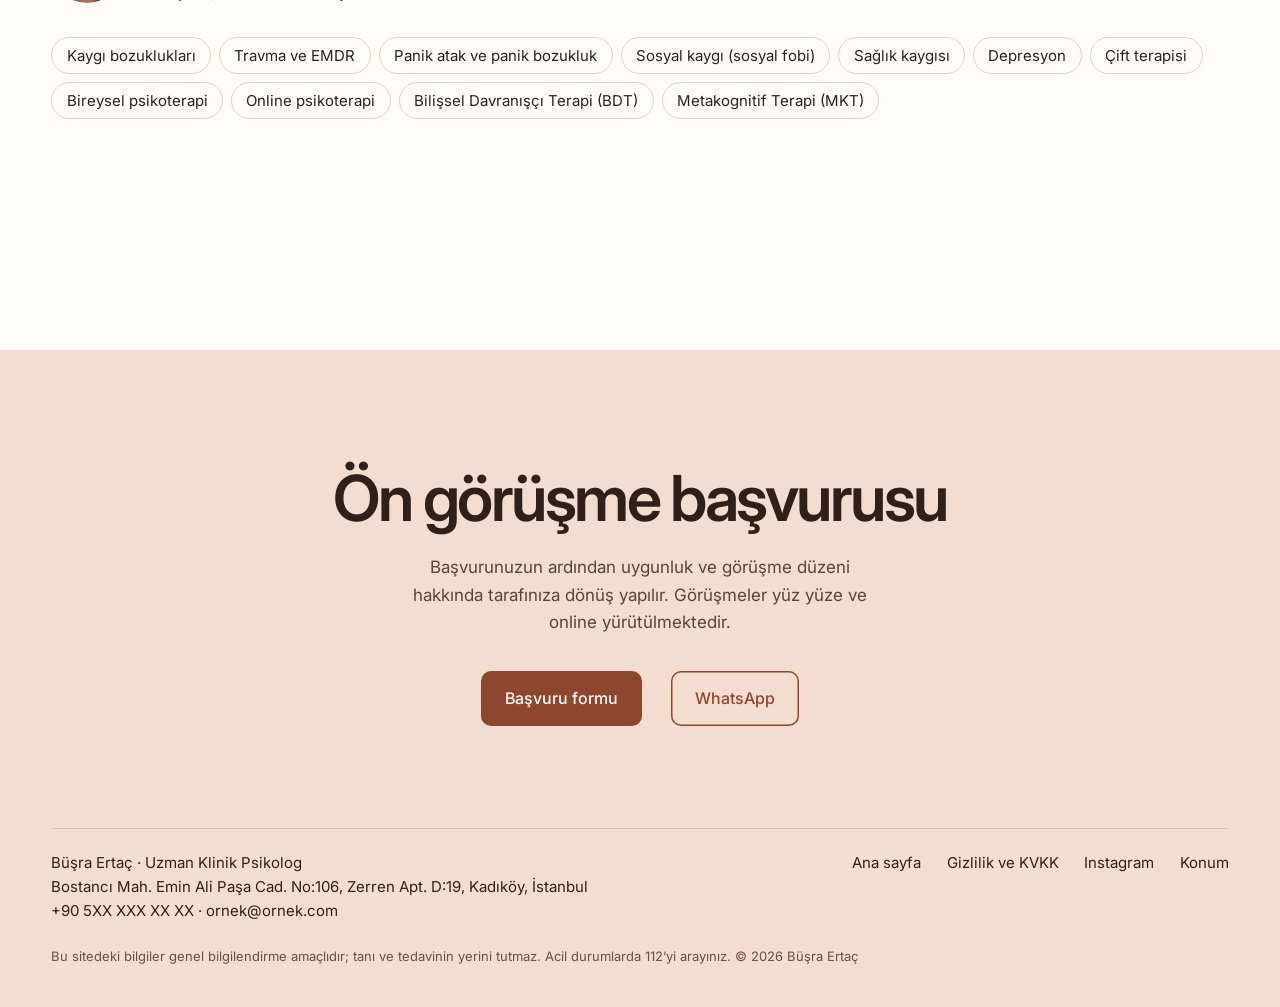
<file: okb.html>
<!DOCTYPE html>
<html lang="tr" class="no-js">
<head>
<meta charset="utf-8">
<meta name="viewport" content="width=device-width, initial-scale=1">
<title>OKB (Obsesif Kompulsif Bozukluk) Terapisi — Büşra Ertaç · Bostancı, İstanbul</title>
<meta name="description" content="Takıntılar ve OKB nedir, nasıl sürer, terapide nasıl çalışılır? Uzman Klinik Psikolog Büşra Ertaç ile Bostancı’da yüz yüze ve online.">
<meta name="theme-color" content="#FFFCFA">
<meta name="robots" content="noindex,nofollow"><!-- tasarım aşaması: yayına alınırken kaldırılacak -->
<link rel="preload" href="assets/fonts/Inter.woff2?v=2" as="font" type="font/woff2" crossorigin>
<link rel="stylesheet" href="css/alt.css?v=22">
<script>document.documentElement.classList.remove('no-js')</script>
<script type="application/ld+json">{"@context": "https://schema.org", "@graph": [{"@type": "MedicalWebPage", "name": "Takıntılar ve OKB", "description": "Takıntılar ve OKB nedir, nasıl sürer, terapide nasıl çalışılır? Uzman Klinik Psikolog Büşra Ertaç ile Bostancı’da yüz yüze ve online.", "inLanguage": "tr", "author": {"@type": "Person", "name": "Büşra Ertaç", "jobTitle": "Uzman Klinik Psikolog"}, "about": {"@type": "MedicalCondition", "name": "Takıntılar ve OKB"}}, {"@type": "BreadcrumbList", "itemListElement": [{"@type": "ListItem", "position": 1, "name": "Ana sayfa", "item": "index.html"}, {"@type": "ListItem", "position": 2, "name": "Takıntılar ve OKB"}]}]}</script>
</head>
<body>
<a class="skip" href="#main">İçeriğe geç</a>
<div class="soc" aria-label="İletişim kanalları">
  <a href="https://wa.me/905000000000" target="_blank" rel="noopener" aria-label="WhatsApp"><svg viewBox="0 0 24 24" aria-hidden="true" fill="none" stroke="currentColor" stroke-width="1.7" stroke-linecap="round" stroke-linejoin="round"><path d="M12 3a9 9 0 0 0-7.8 13.5L3 21l4.6-1.2A9 9 0 1 0 12 3Z"/><path d="M9 8.3c.2 2.9 2.9 6 6.2 6.7l1.3-1.5-2-1.2-.9.8c-1-.5-1.9-1.5-2.4-2.5l.8-.8L10.1 8 9 8.3Z"/></svg></a>
  <a href="https://www.instagram.com/psk.busraertac/" target="_blank" rel="noopener" aria-label="Instagram"><svg viewBox="0 0 24 24" aria-hidden="true" fill="none" stroke="currentColor" stroke-width="1.7"><rect x="3.5" y="3.5" width="17" height="17" rx="4.5"/><circle cx="12" cy="12" r="4"/><circle cx="17.2" cy="6.8" r=".9" fill="currentColor" stroke="none"/></svg></a>
</div>
<nav class="nav" aria-label="Ana menü"><div class="w"><a class="brand" href="index.html" aria-label="Büşra Ertaç — ana sayfa"><b>BE</b><small>Özel Sağlık Meslek<br>Hizmet Birimi</small></a><div><a href="index.html#uzmanlik"><span class="roll">Uzmanlık</span></a><a href="index.html#ozgecmis"><span class="roll">Özgeçmiş</span></a><a href="index.html#ekip"><span class="roll">Ekip</span></a><a href="index.html#degerlendirmeler"><span class="roll">Değerlendirmeler</span></a><a href="index.html#konum"><span class="roll">İletişim</span></a></div></div></nav>

<main id="main">
<section class="ph"><div class="w">
  <div>
    <p class="crumb rv"><a href="index.html">Ana sayfa</a> / <a href="index.html#uzmanlik">Uzmanlık alanları</a></p>
    <h1 class="rv" style="--d:1">Takıntılar ve OKB</h1>
    <p class="leadp rv" style="--d:2">İstemeden gelen düşünceler ve onları yatıştırmak için tekrarlanan davranışlar, zamanla hayatı daraltabilir. OKB, üzerinde en çok çalışılmış ve terapiye iyi yanıt veren ruhsal sorunlardan biridir.</p>
    <div class="go rv" style="--d:3"><a class="btn btn--w" href="index.html#basvuru" data-topic="OKB / takıntılar">Ön görüşme başvurusu</a><a class="more" href="#nasil">Terapide nasıl çalışılır?</a></div>
  </div>
  <figure class="pimg rv" style="--d:2"><img src="assets/img/okb-1.webp" alt="Kapı kilidinde duran bir anahtar" width="1100" height="1375" fetchpriority="high"></figure>
</div></section>
<section class="sec"><div class="w split"><h2 class="rv">OKB nedir?</h2><div class="prose rv"><p>Obsesif kompulsif bozukluk iki parçadan oluşur. <b>Obsesyonlar</b>; istenmeden akla gelen, rahatsız eden ve kişinin kendi değerleriyle çelişen düşünce, görüntü ya da dürtülerdir. <b>Kompulsiyonlar</b> ise bu rahatsızlığı azaltmak için yapılan, tekrarlayan davranışlar ya da zihinsel eylemlerdir.</p><p>Kompulsiyon kısa süreli bir rahatlama sağlar; ancak zihne “tehlike gerçekti, onu ben önledim” mesajını verir. Böylece bir sonraki düşünce daha güçlü gelir ve döngü kendini besler.</p></div></div></section>
<section class="sec"><div class="w split"><h2 class="rv">Sık görülen biçimleri</h2><ul class="signs"><li class="rv"><b>Kontrol etme</b>Kapı, ocak, fiş, gönderilen mesaj; “emin olamama” hissi.</li><li class="rv"><b>Bulaşma ve temizlik</b>Mikrop, hastalık ya da kirlenme kaygısıyla uzun yıkama ve kaçınma.</li><li class="rv"><b>Düzen ve simetri</b>Nesnelerin “tam olması gerektiği gibi” durması için harcanan zaman.</li><li class="rv"><b>İstenmeyen düşünceler</b>Zarar verme, cinsellik ya da inançla ilgili, kişiyi dehşete düşüren içerikler.</li><li class="rv"><b>Zihinsel ritüeller</b>Sayma, içinden tekrar etme, olayı zihinde baştan sona gözden geçirme.</li><li class="rv"><b>Güvence arama</b>Yakınlara tekrar tekrar sorma, internette araştırma.</li></ul></div></section>
<section class="sec" id="nasil"><div class="w split"><h2 class="rv">Terapide nasıl çalışılır?</h2><ol class="how"><li class="rv"><span>01</span><div><b>Değerlendirme</b><p>Takıntıların içeriği, ritüeller, kaçınılan durumlar ve bunların günlük yaşama etkisi birlikte haritalanır.</p></div></li><li class="rv"><span>02</span><div><b>Döngüyü anlamak</b><p>Düşünce, kaygı ve ritüel arasındaki bağın nasıl kurulduğu ve neyin sürdürdüğü netleştirilir.</p></div></li><li class="rv"><span>03</span><div><b>Maruz bırakma ve tepki önleme</b><p>Bilişsel Davranışçı Terapi’nin OKB’deki temel yöntemi: kaygı uyandıran durumlara, ritüel yapmadan ve adım adım yaklaşılır.</p></div></li><li class="rv"><span>04</span><div><b>Düşünceyle ilişkiyi değiştirmek</b><p>Metakognitif Terapi ile düşüncenin içeriği değil, ona verilen anlam ve gösterilen tepki ele alınır.</p></div></li><li class="rv"><span>05</span><div><b>Kazanımları korumak</b><p>Zorlanma dönemleri için bir plan hazırlanır; seans aralıkları açılarak süreç tamamlanır.</p></div></li></ol></div></section>
<section class="sec"><div class="w split"><h2 class="rv">Ne zaman destek almalı?</h2><div class="prose rv"><p>Takıntılar ve ritüeller günde bir saatten fazla zamanınızı alıyorsa, işinizi, ilişkilerinizi ya da gündelik düzeninizi etkiliyorsa ya da bunları gizlemek için çaba harcıyorsanız, bir değerlendirme görüşmesi yararlı olur.</p></div></div></section>
<section class="sec">
  <div class="w"><div class="author">
    <img src="assets/img/busra-yuz.webp" alt="Büşra Ertaç" width="240" height="240" loading="lazy">
    <p><b>Büşra Ertaç</b>Uzman Klinik Psikolog. Bu sayfadaki bilgiler genel bilgilendirme amaçlıdır; tanı ve tedavinin yerini tutmaz.</p>
  </div><div class="chips"><a href="kaygi.html">Kaygı bozuklukları</a><a href="emdr.html">Travma ve EMDR</a><a href="panik-atak.html">Panik atak ve panik bozukluk</a><a href="sosyal-kaygi.html">Sosyal kaygı (sosyal fobi)</a><a href="saglik-kaygisi.html">Sağlık kaygısı</a><a href="depresyon.html">Depresyon</a><a href="cift-terapisi.html">Çift terapisi</a><a href="bireysel-psikoterapi.html">Bireysel psikoterapi</a><a href="online-psikoterapi.html">Online psikoterapi</a><a href="bilissel-davranisci-terapi.html">Bilişsel Davranışçı Terapi (BDT)</a><a href="metakognitif-terapi.html">Metakognitif Terapi (MKT)</a></div></div>
</section>
</main>
<section class="end"><div class="curve" aria-hidden="true"></div><div class="w">
  <h2 class="rv">Ön görüşme başvurusu</h2>
  <p class="rv">Başvurunuzun ardından uygunluk ve görüşme düzeni hakkında tarafınıza dönüş yapılır. Görüşmeler yüz yüze ve online yürütülmektedir.</p>
  <div class="go rv"><a class="btn" href="index.html#basvuru" data-topic="OKB / takıntılar">Başvuru formu</a><a class="btn btn--o" href="https://wa.me/905000000000" target="_blank" rel="noopener">WhatsApp</a></div>
  <div class="foot"><span>Büşra Ertaç · Uzman Klinik Psikolog<br>Bostancı Mah. Emin Ali Paşa Cad. No:106, Zerren Apt. D:19, Kadıköy, İstanbul<br>+90 5XX XXX XX XX · ornek@ornek.com</span><div><a href="index.html">Ana sayfa</a><a href="gizlilik-ve-kvkk.html">Gizlilik ve KVKK</a><a href="https://www.instagram.com/psk.busraertac/" target="_blank" rel="noopener">Instagram</a><a href="index.html#konum">Konum</a></div></div>
  <p class="fine">Bu sitedeki bilgiler genel bilgilendirme amaçlıdır; tanı ve tedavinin yerini tutmaz. Acil durumlarda 112’yi arayınız. © 2026 Büşra Ertaç</p>
</div></section>
<script src="js/alt.js?v=22" defer></script>
</body>
</html>
</file>
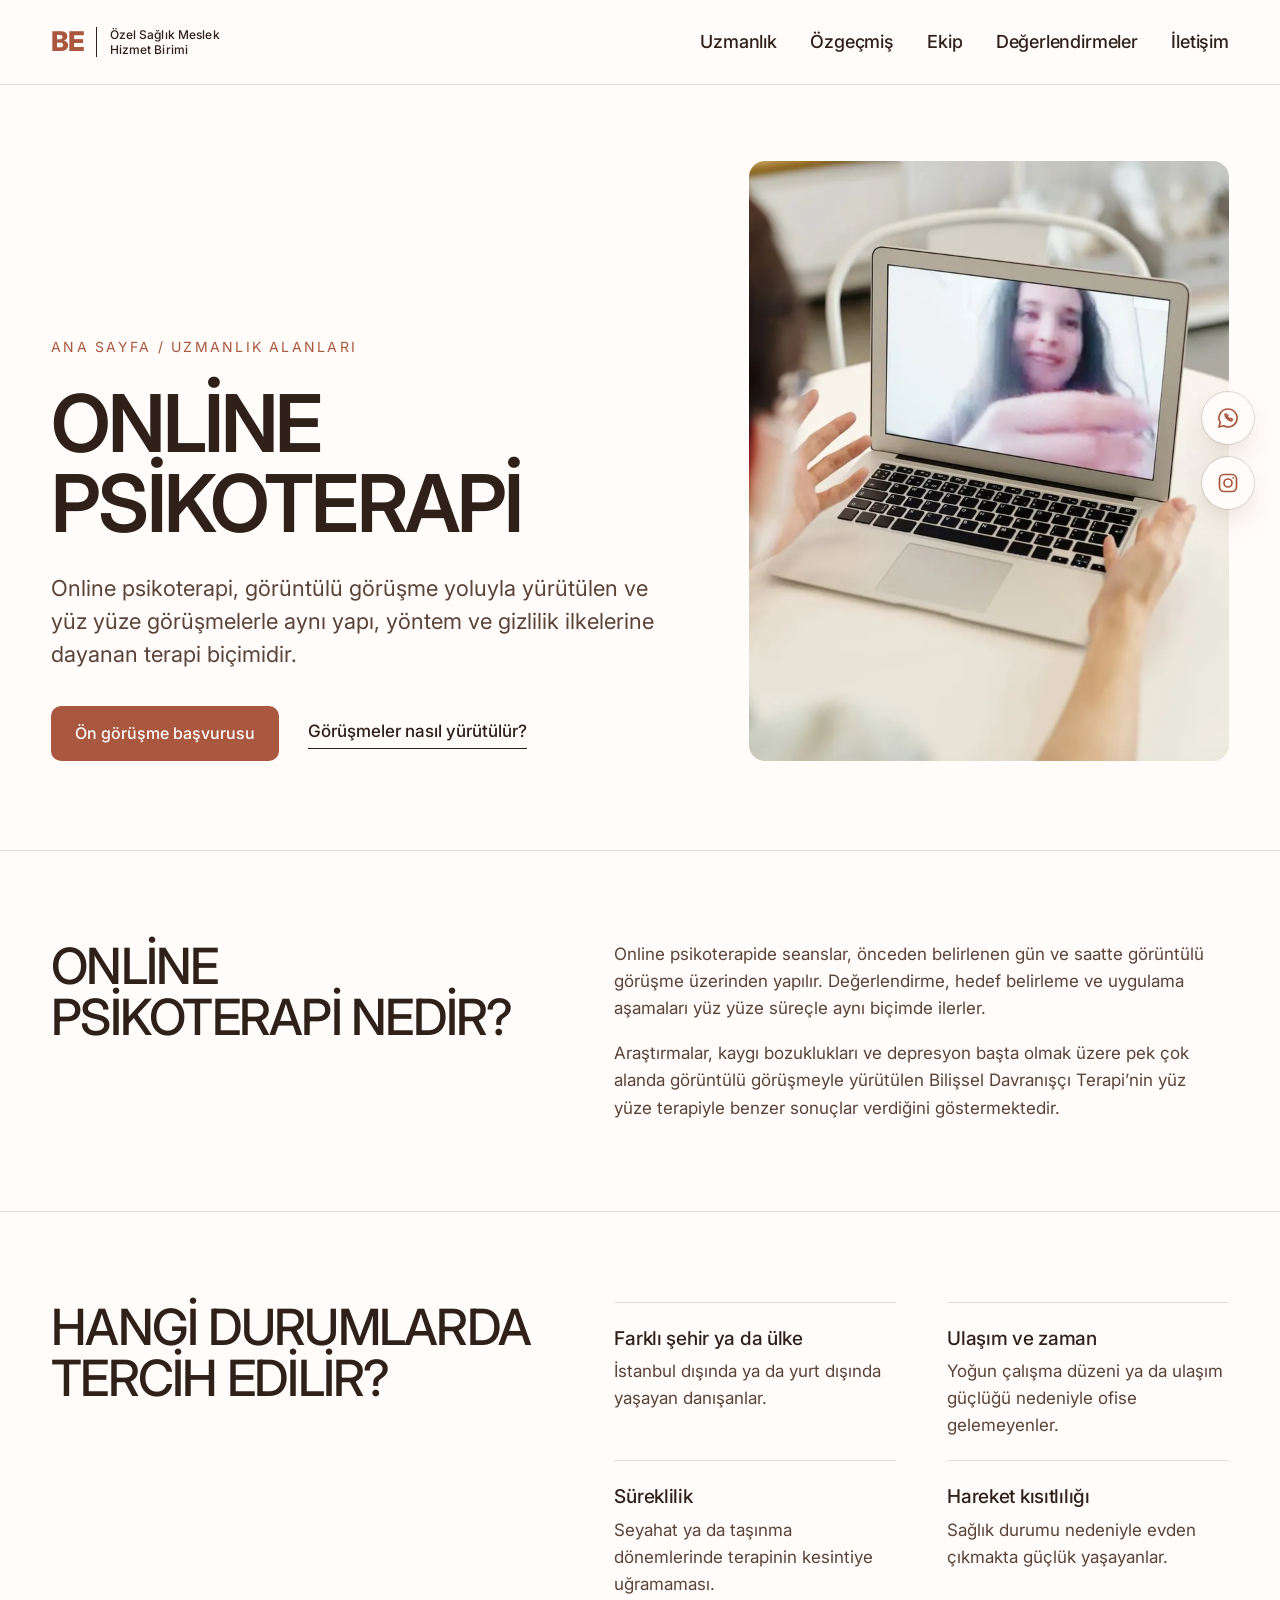
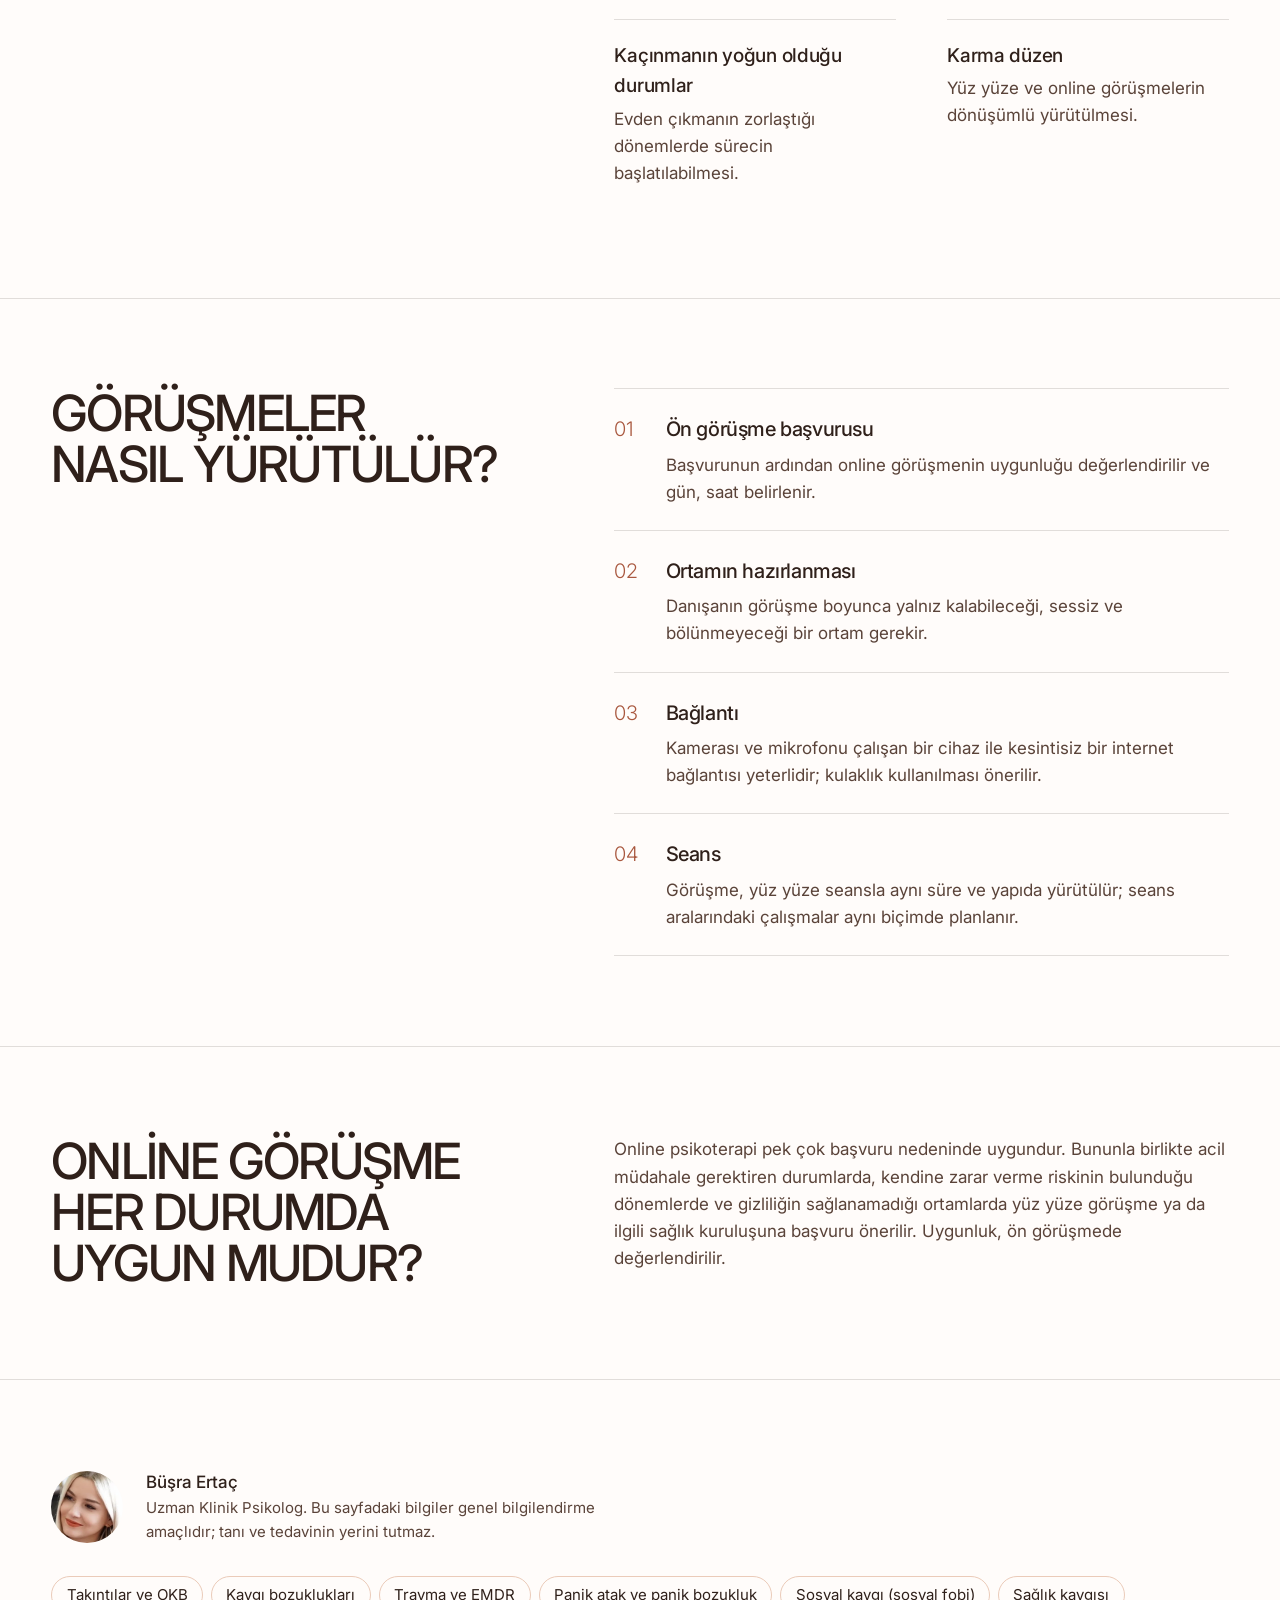
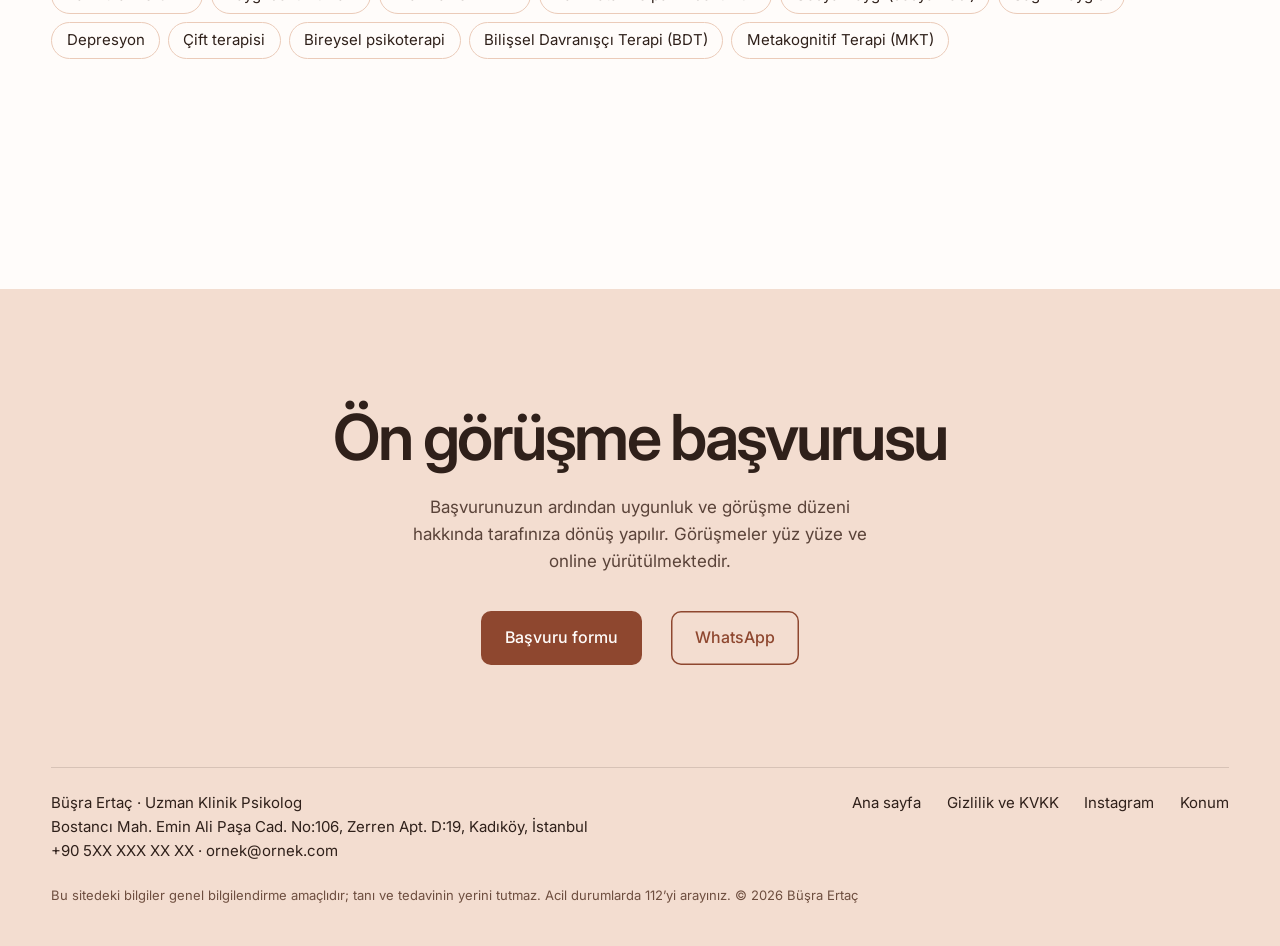
<file: online-psikoterapi.html>
<!DOCTYPE html>
<html lang="tr" class="no-js">
<head>
<meta charset="utf-8">
<meta name="viewport" content="width=device-width, initial-scale=1">
<title>Online Psikoterapi — Büşra Ertaç · Uzman Klinik Psikolog</title>
<meta name="description" content="Online psikoterapi nasıl yürütülür, kimler için uygundur, hangi koşullar gerekir? Uzman Klinik Psikolog Büşra Ertaç ile görüntülü görüşme yoluyla terapi.">
<meta name="theme-color" content="#FFFCFA">
<meta name="robots" content="noindex,nofollow"><!-- tasarım aşaması: yayına alınırken kaldırılacak -->
<link rel="preload" href="assets/fonts/Inter.woff2?v=2" as="font" type="font/woff2" crossorigin>
<link rel="stylesheet" href="css/alt.css?v=22">
<script>document.documentElement.classList.remove('no-js')</script>
<script type="application/ld+json">{"@context": "https://schema.org", "@graph": [{"@type": "MedicalWebPage", "name": "Online psikoterapi", "description": "Online psikoterapi nasıl yürütülür, kimler için uygundur, hangi koşullar gerekir? Uzman Klinik Psikolog Büşra Ertaç ile görüntülü görüşme yoluyla terapi.", "inLanguage": "tr", "author": {"@type": "Person", "name": "Büşra Ertaç", "jobTitle": "Uzman Klinik Psikolog"}, "about": {"@type": "MedicalTherapy", "name": "Online psikoterapi"}}, {"@type": "BreadcrumbList", "itemListElement": [{"@type": "ListItem", "position": 1, "name": "Ana sayfa", "item": "index.html"}, {"@type": "ListItem", "position": 2, "name": "Online psikoterapi"}]}]}</script>
</head>
<body>
<a class="skip" href="#main">İçeriğe geç</a>
<div class="soc" aria-label="İletişim kanalları">
  <a href="https://wa.me/905000000000" target="_blank" rel="noopener" aria-label="WhatsApp"><svg viewBox="0 0 24 24" aria-hidden="true" fill="none" stroke="currentColor" stroke-width="1.7" stroke-linecap="round" stroke-linejoin="round"><path d="M12 3a9 9 0 0 0-7.8 13.5L3 21l4.6-1.2A9 9 0 1 0 12 3Z"/><path d="M9 8.3c.2 2.9 2.9 6 6.2 6.7l1.3-1.5-2-1.2-.9.8c-1-.5-1.9-1.5-2.4-2.5l.8-.8L10.1 8 9 8.3Z"/></svg></a>
  <a href="https://www.instagram.com/psk.busraertac/" target="_blank" rel="noopener" aria-label="Instagram"><svg viewBox="0 0 24 24" aria-hidden="true" fill="none" stroke="currentColor" stroke-width="1.7"><rect x="3.5" y="3.5" width="17" height="17" rx="4.5"/><circle cx="12" cy="12" r="4"/><circle cx="17.2" cy="6.8" r=".9" fill="currentColor" stroke="none"/></svg></a>
</div>
<nav class="nav" aria-label="Ana menü"><div class="w"><a class="brand" href="index.html" aria-label="Büşra Ertaç — ana sayfa"><b>BE</b><small>Özel Sağlık Meslek<br>Hizmet Birimi</small></a><div><a href="index.html#uzmanlik"><span class="roll">Uzmanlık</span></a><a href="index.html#ozgecmis"><span class="roll">Özgeçmiş</span></a><a href="index.html#ekip"><span class="roll">Ekip</span></a><a href="index.html#degerlendirmeler"><span class="roll">Değerlendirmeler</span></a><a href="index.html#konum"><span class="roll">İletişim</span></a></div></div></nav>

<main id="main">
<section class="ph"><div class="w">
  <div>
    <p class="crumb rv"><a href="index.html">Ana sayfa</a> / <a href="index.html#uzmanlik">Uzmanlık alanları</a></p>
    <h1 class="rv" style="--d:1">Online psikoterapi</h1>
    <p class="leadp rv" style="--d:2">Online psikoterapi, görüntülü görüşme yoluyla yürütülen ve yüz yüze görüşmelerle aynı yapı, yöntem ve gizlilik ilkelerine dayanan terapi biçimidir.</p>
    <div class="go rv" style="--d:3"><a class="btn btn--w" href="index.html#basvuru" data-topic="Diğer">Ön görüşme başvurusu</a><a class="more" href="#nasil">Görüşmeler nasıl yürütülür?</a></div>
  </div>
  <figure class="pimg rv" style="--d:2"><img src="assets/img/h-online.webp" alt="Dizüstü bilgisayarda görüntülü görüşme yapan bir kişi" width="1100" height="1375" fetchpriority="high"></figure>
</div></section>
<section class="sec"><div class="w split"><h2 class="rv">Online psikoterapi nedir?</h2><div class="prose rv"><p>Online psikoterapide seanslar, önceden belirlenen gün ve saatte görüntülü görüşme üzerinden yapılır. Değerlendirme, hedef belirleme ve uygulama aşamaları yüz yüze süreçle aynı biçimde ilerler.</p><p>Araştırmalar, kaygı bozuklukları ve depresyon başta olmak üzere pek çok alanda görüntülü görüşmeyle yürütülen Bilişsel Davranışçı Terapi’nin yüz yüze terapiyle benzer sonuçlar verdiğini göstermektedir.</p></div></div></section>
<section class="sec"><div class="w split"><h2 class="rv">Hangi durumlarda tercih edilir?</h2><ul class="signs"><li class="rv"><b>Farklı şehir ya da ülke</b>İstanbul dışında ya da yurt dışında yaşayan danışanlar.</li><li class="rv"><b>Ulaşım ve zaman</b>Yoğun çalışma düzeni ya da ulaşım güçlüğü nedeniyle ofise gelemeyenler.</li><li class="rv"><b>Süreklilik</b>Seyahat ya da taşınma dönemlerinde terapinin kesintiye uğramaması.</li><li class="rv"><b>Hareket kısıtlılığı</b>Sağlık durumu nedeniyle evden çıkmakta güçlük yaşayanlar.</li><li class="rv"><b>Kaçınmanın yoğun olduğu durumlar</b>Evden çıkmanın zorlaştığı dönemlerde sürecin başlatılabilmesi.</li><li class="rv"><b>Karma düzen</b>Yüz yüze ve online görüşmelerin dönüşümlü yürütülmesi.</li></ul></div></section>
<section class="sec" id="nasil"><div class="w split"><h2 class="rv">Görüşmeler nasıl yürütülür?</h2><ol class="how"><li class="rv"><span>01</span><div><b>Ön görüşme başvurusu</b><p>Başvurunun ardından online görüşmenin uygunluğu değerlendirilir ve gün, saat belirlenir.</p></div></li><li class="rv"><span>02</span><div><b>Ortamın hazırlanması</b><p>Danışanın görüşme boyunca yalnız kalabileceği, sessiz ve bölünmeyeceği bir ortam gerekir.</p></div></li><li class="rv"><span>03</span><div><b>Bağlantı</b><p>Kamerası ve mikrofonu çalışan bir cihaz ile kesintisiz bir internet bağlantısı yeterlidir; kulaklık kullanılması önerilir.</p></div></li><li class="rv"><span>04</span><div><b>Seans</b><p>Görüşme, yüz yüze seansla aynı süre ve yapıda yürütülür; seans aralarındaki çalışmalar aynı biçimde planlanır.</p></div></li></ol></div></section>
<section class="sec"><div class="w split"><h2 class="rv">Online görüşme her durumda uygun mudur?</h2><div class="prose rv"><p>Online psikoterapi pek çok başvuru nedeninde uygundur. Bununla birlikte acil müdahale gerektiren durumlarda, kendine zarar verme riskinin bulunduğu dönemlerde ve gizliliğin sağlanamadığı ortamlarda yüz yüze görüşme ya da ilgili sağlık kuruluşuna başvuru önerilir. Uygunluk, ön görüşmede değerlendirilir.</p></div></div></section>
<section class="sec">
  <div class="w"><div class="author">
    <img src="assets/img/busra-yuz.webp" alt="Büşra Ertaç" width="240" height="240" loading="lazy">
    <p><b>Büşra Ertaç</b>Uzman Klinik Psikolog. Bu sayfadaki bilgiler genel bilgilendirme amaçlıdır; tanı ve tedavinin yerini tutmaz.</p>
  </div><div class="chips"><a href="okb.html">Takıntılar ve OKB</a><a href="kaygi.html">Kaygı bozuklukları</a><a href="emdr.html">Travma ve EMDR</a><a href="panik-atak.html">Panik atak ve panik bozukluk</a><a href="sosyal-kaygi.html">Sosyal kaygı (sosyal fobi)</a><a href="saglik-kaygisi.html">Sağlık kaygısı</a><a href="depresyon.html">Depresyon</a><a href="cift-terapisi.html">Çift terapisi</a><a href="bireysel-psikoterapi.html">Bireysel psikoterapi</a><a href="bilissel-davranisci-terapi.html">Bilişsel Davranışçı Terapi (BDT)</a><a href="metakognitif-terapi.html">Metakognitif Terapi (MKT)</a></div></div>
</section>
</main>
<section class="end"><div class="curve" aria-hidden="true"></div><div class="w">
  <h2 class="rv">Ön görüşme başvurusu</h2>
  <p class="rv">Başvurunuzun ardından uygunluk ve görüşme düzeni hakkında tarafınıza dönüş yapılır. Görüşmeler yüz yüze ve online yürütülmektedir.</p>
  <div class="go rv"><a class="btn" href="index.html#basvuru" data-topic="Diğer">Başvuru formu</a><a class="btn btn--o" href="https://wa.me/905000000000" target="_blank" rel="noopener">WhatsApp</a></div>
  <div class="foot"><span>Büşra Ertaç · Uzman Klinik Psikolog<br>Bostancı Mah. Emin Ali Paşa Cad. No:106, Zerren Apt. D:19, Kadıköy, İstanbul<br>+90 5XX XXX XX XX · ornek@ornek.com</span><div><a href="index.html">Ana sayfa</a><a href="gizlilik-ve-kvkk.html">Gizlilik ve KVKK</a><a href="https://www.instagram.com/psk.busraertac/" target="_blank" rel="noopener">Instagram</a><a href="index.html#konum">Konum</a></div></div>
  <p class="fine">Bu sitedeki bilgiler genel bilgilendirme amaçlıdır; tanı ve tedavinin yerini tutmaz. Acil durumlarda 112’yi arayınız. © 2026 Büşra Ertaç</p>
</div></section>
<script src="js/alt.js?v=22" defer></script>
</body>
</html>
</file>
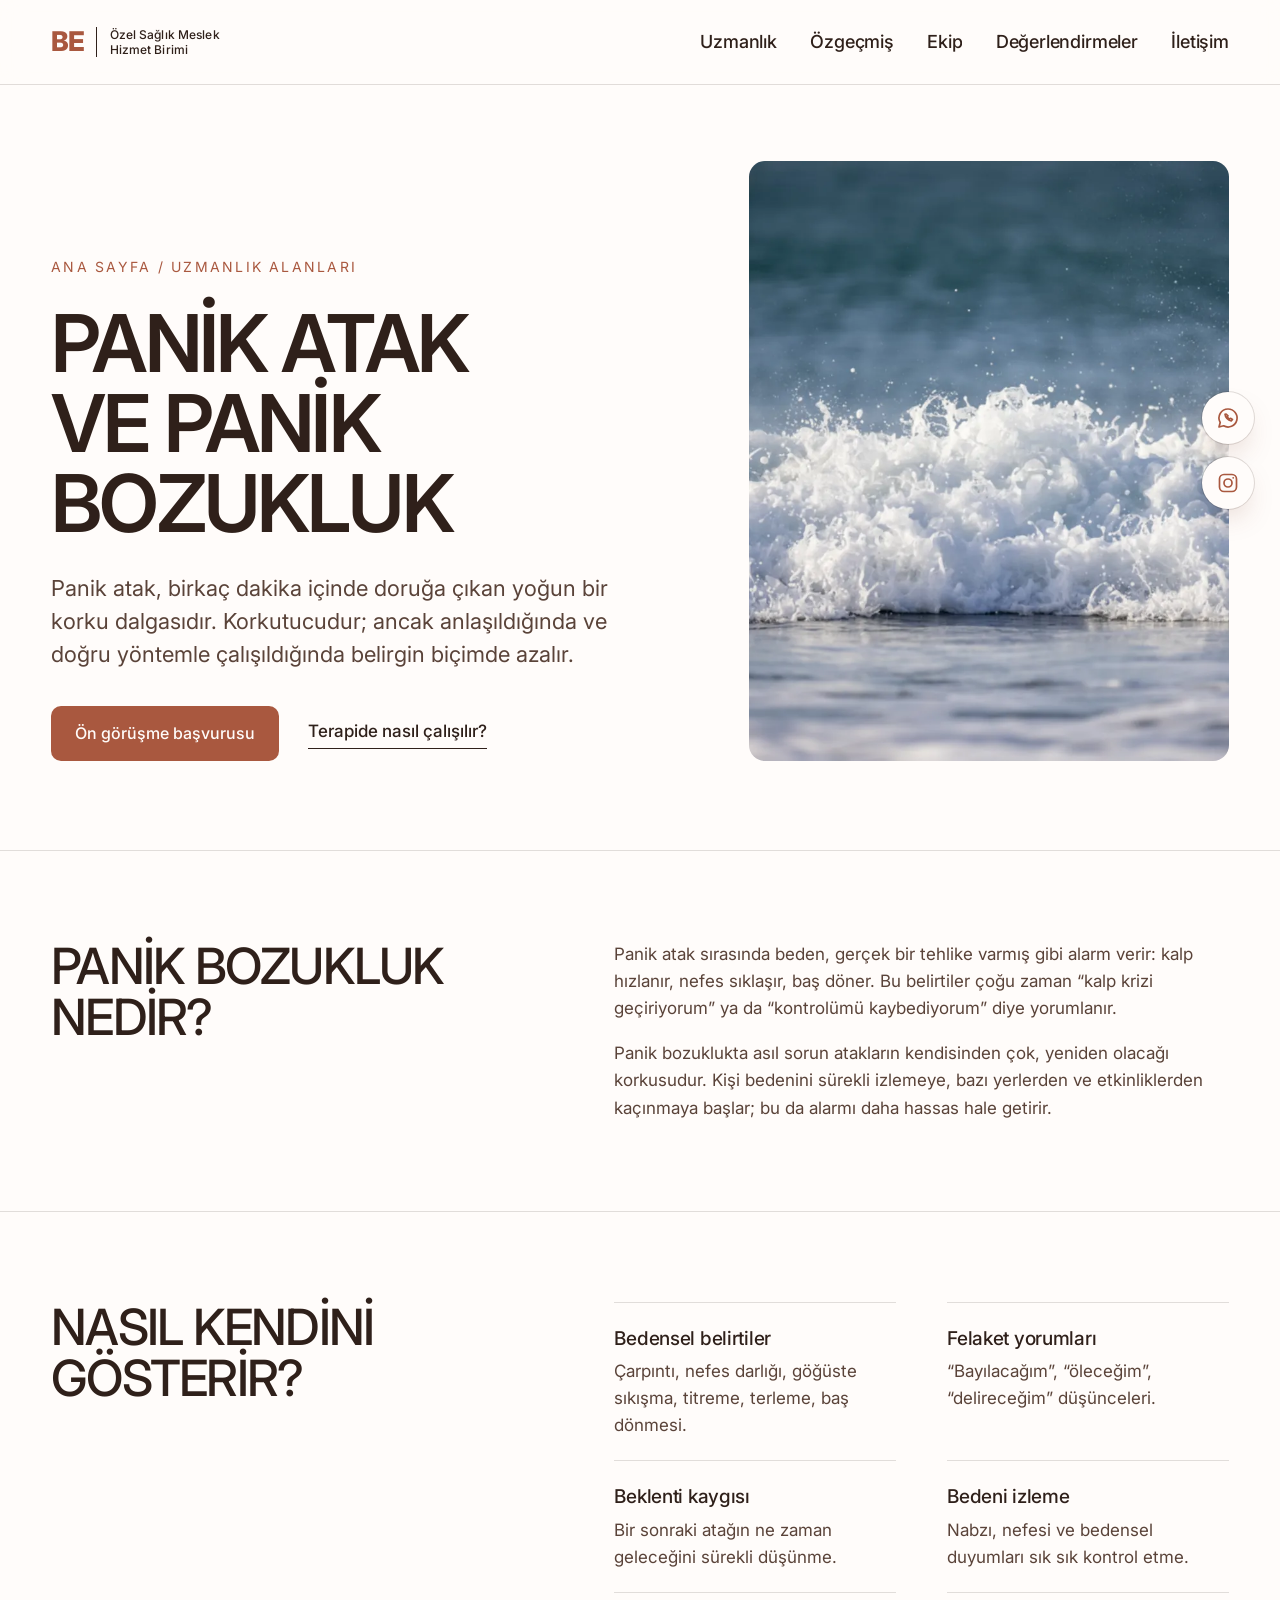
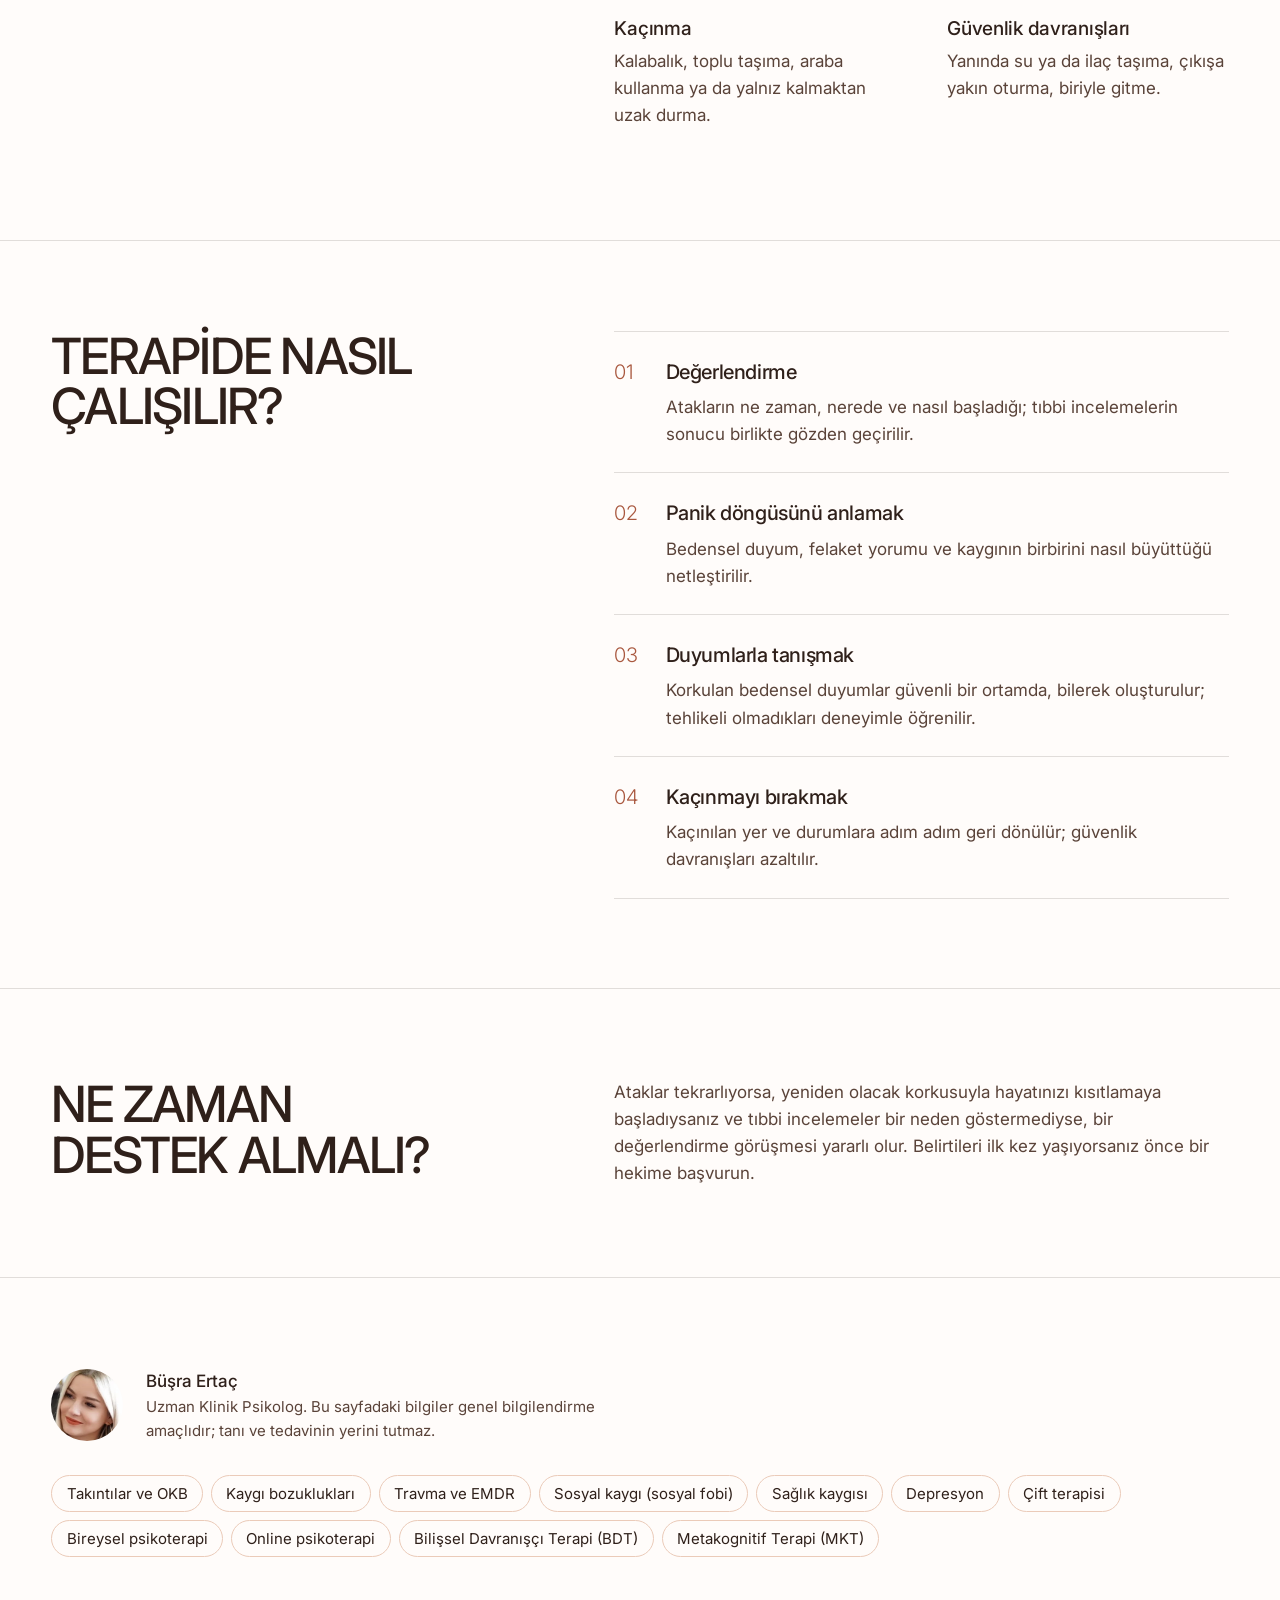
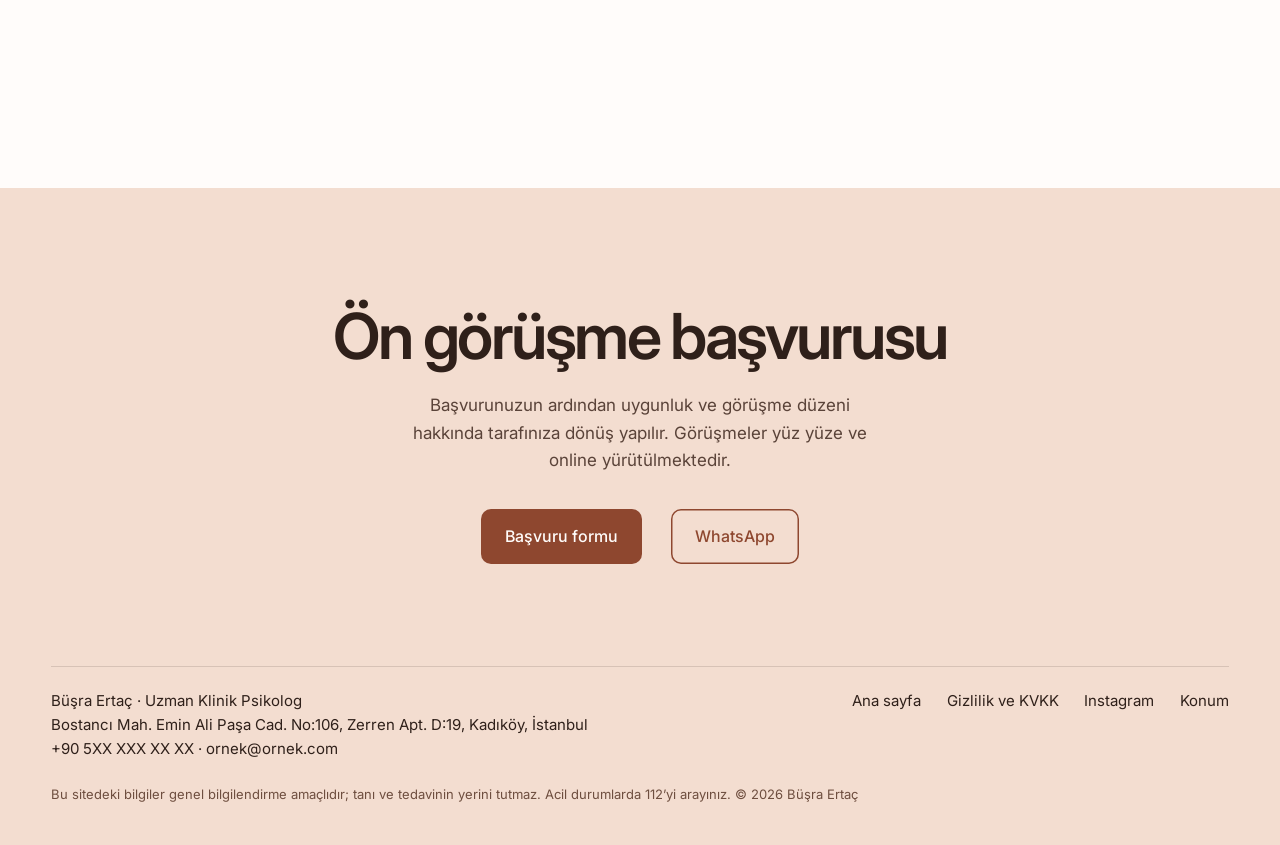
<file: panik-atak.html>
<!DOCTYPE html>
<html lang="tr" class="no-js">
<head>
<meta charset="utf-8">
<meta name="viewport" content="width=device-width, initial-scale=1">
<title>Panik Atak ve Panik Bozukluk Terapisi — Büşra Ertaç · Bostancı, İstanbul</title>
<meta name="description" content="Panik atak nedir, neden tekrarlar, terapide nasıl çalışılır? Uzman Klinik Psikolog Büşra Ertaç ile Bostancı’da yüz yüze ve online.">
<meta name="theme-color" content="#FFFCFA">
<meta name="robots" content="noindex,nofollow"><!-- tasarım aşaması: yayına alınırken kaldırılacak -->
<link rel="preload" href="assets/fonts/Inter.woff2?v=2" as="font" type="font/woff2" crossorigin>
<link rel="stylesheet" href="css/alt.css?v=22">
<script>document.documentElement.classList.remove('no-js')</script>
<script type="application/ld+json">{"@context": "https://schema.org", "@graph": [{"@type": "MedicalWebPage", "name": "Panik atak ve panik bozukluk", "description": "Panik atak nedir, neden tekrarlar, terapide nasıl çalışılır? Uzman Klinik Psikolog Büşra Ertaç ile Bostancı’da yüz yüze ve online.", "inLanguage": "tr", "author": {"@type": "Person", "name": "Büşra Ertaç", "jobTitle": "Uzman Klinik Psikolog"}, "about": {"@type": "MedicalCondition", "name": "Panik atak ve panik bozukluk"}}, {"@type": "BreadcrumbList", "itemListElement": [{"@type": "ListItem", "position": 1, "name": "Ana sayfa", "item": "index.html"}, {"@type": "ListItem", "position": 2, "name": "Panik atak ve panik bozukluk"}]}]}</script>
</head>
<body>
<a class="skip" href="#main">İçeriğe geç</a>
<div class="soc" aria-label="İletişim kanalları">
  <a href="https://wa.me/905000000000" target="_blank" rel="noopener" aria-label="WhatsApp"><svg viewBox="0 0 24 24" aria-hidden="true" fill="none" stroke="currentColor" stroke-width="1.7" stroke-linecap="round" stroke-linejoin="round"><path d="M12 3a9 9 0 0 0-7.8 13.5L3 21l4.6-1.2A9 9 0 1 0 12 3Z"/><path d="M9 8.3c.2 2.9 2.9 6 6.2 6.7l1.3-1.5-2-1.2-.9.8c-1-.5-1.9-1.5-2.4-2.5l.8-.8L10.1 8 9 8.3Z"/></svg></a>
  <a href="https://www.instagram.com/psk.busraertac/" target="_blank" rel="noopener" aria-label="Instagram"><svg viewBox="0 0 24 24" aria-hidden="true" fill="none" stroke="currentColor" stroke-width="1.7"><rect x="3.5" y="3.5" width="17" height="17" rx="4.5"/><circle cx="12" cy="12" r="4"/><circle cx="17.2" cy="6.8" r=".9" fill="currentColor" stroke="none"/></svg></a>
</div>
<nav class="nav" aria-label="Ana menü"><div class="w"><a class="brand" href="index.html" aria-label="Büşra Ertaç — ana sayfa"><b>BE</b><small>Özel Sağlık Meslek<br>Hizmet Birimi</small></a><div><a href="index.html#uzmanlik"><span class="roll">Uzmanlık</span></a><a href="index.html#ozgecmis"><span class="roll">Özgeçmiş</span></a><a href="index.html#ekip"><span class="roll">Ekip</span></a><a href="index.html#degerlendirmeler"><span class="roll">Değerlendirmeler</span></a><a href="index.html#konum"><span class="roll">İletişim</span></a></div></div></nav>

<main id="main">
<section class="ph"><div class="w">
  <div>
    <p class="crumb rv"><a href="index.html">Ana sayfa</a> / <a href="index.html#uzmanlik">Uzmanlık alanları</a></p>
    <h1 class="rv" style="--d:1">Panik atak ve panik bozukluk</h1>
    <p class="leadp rv" style="--d:2">Panik atak, birkaç dakika içinde doruğa çıkan yoğun bir korku dalgasıdır. Korkutucudur; ancak anlaşıldığında ve doğru yöntemle çalışıldığında belirgin biçimde azalır.</p>
    <div class="go rv" style="--d:3"><a class="btn btn--w" href="index.html#basvuru" data-topic="Kaygı / panik">Ön görüşme başvurusu</a><a class="more" href="#nasil">Terapide nasıl çalışılır?</a></div>
  </div>
  <figure class="pimg rv" style="--d:2"><img src="assets/img/g-dalga.webp" alt="Kıyıya vuran dalgalar" width="1100" height="1375" fetchpriority="high"></figure>
</div></section>
<section class="sec"><div class="w split"><h2 class="rv">Panik bozukluk nedir?</h2><div class="prose rv"><p>Panik atak sırasında beden, gerçek bir tehlike varmış gibi alarm verir: kalp hızlanır, nefes sıklaşır, baş döner. Bu belirtiler çoğu zaman “kalp krizi geçiriyorum” ya da “kontrolümü kaybediyorum” diye yorumlanır.</p><p>Panik bozuklukta asıl sorun atakların kendisinden çok, yeniden olacağı korkusudur. Kişi bedenini sürekli izlemeye, bazı yerlerden ve etkinliklerden kaçınmaya başlar; bu da alarmı daha hassas hale getirir.</p></div></div></section>
<section class="sec"><div class="w split"><h2 class="rv">Nasıl kendini gösterir?</h2><ul class="signs"><li class="rv"><b>Bedensel belirtiler</b>Çarpıntı, nefes darlığı, göğüste sıkışma, titreme, terleme, baş dönmesi.</li><li class="rv"><b>Felaket yorumları</b>“Bayılacağım”, “öleceğim”, “delireceğim” düşünceleri.</li><li class="rv"><b>Beklenti kaygısı</b>Bir sonraki atağın ne zaman geleceğini sürekli düşünme.</li><li class="rv"><b>Bedeni izleme</b>Nabzı, nefesi ve bedensel duyumları sık sık kontrol etme.</li><li class="rv"><b>Kaçınma</b>Kalabalık, toplu taşıma, araba kullanma ya da yalnız kalmaktan uzak durma.</li><li class="rv"><b>Güvenlik davranışları</b>Yanında su ya da ilaç taşıma, çıkışa yakın oturma, biriyle gitme.</li></ul></div></section>
<section class="sec" id="nasil"><div class="w split"><h2 class="rv">Terapide nasıl çalışılır?</h2><ol class="how"><li class="rv"><span>01</span><div><b>Değerlendirme</b><p>Atakların ne zaman, nerede ve nasıl başladığı; tıbbi incelemelerin sonucu birlikte gözden geçirilir.</p></div></li><li class="rv"><span>02</span><div><b>Panik döngüsünü anlamak</b><p>Bedensel duyum, felaket yorumu ve kaygının birbirini nasıl büyüttüğü netleştirilir.</p></div></li><li class="rv"><span>03</span><div><b>Duyumlarla tanışmak</b><p>Korkulan bedensel duyumlar güvenli bir ortamda, bilerek oluşturulur; tehlikeli olmadıkları deneyimle öğrenilir.</p></div></li><li class="rv"><span>04</span><div><b>Kaçınmayı bırakmak</b><p>Kaçınılan yer ve durumlara adım adım geri dönülür; güvenlik davranışları azaltılır.</p></div></li></ol></div></section>
<section class="sec"><div class="w split"><h2 class="rv">Ne zaman destek almalı?</h2><div class="prose rv"><p>Ataklar tekrarlıyorsa, yeniden olacak korkusuyla hayatınızı kısıtlamaya başladıysanız ve tıbbi incelemeler bir neden göstermediyse, bir değerlendirme görüşmesi yararlı olur. Belirtileri ilk kez yaşıyorsanız önce bir hekime başvurun.</p></div></div></section>
<section class="sec">
  <div class="w"><div class="author">
    <img src="assets/img/busra-yuz.webp" alt="Büşra Ertaç" width="240" height="240" loading="lazy">
    <p><b>Büşra Ertaç</b>Uzman Klinik Psikolog. Bu sayfadaki bilgiler genel bilgilendirme amaçlıdır; tanı ve tedavinin yerini tutmaz.</p>
  </div><div class="chips"><a href="okb.html">Takıntılar ve OKB</a><a href="kaygi.html">Kaygı bozuklukları</a><a href="emdr.html">Travma ve EMDR</a><a href="sosyal-kaygi.html">Sosyal kaygı (sosyal fobi)</a><a href="saglik-kaygisi.html">Sağlık kaygısı</a><a href="depresyon.html">Depresyon</a><a href="cift-terapisi.html">Çift terapisi</a><a href="bireysel-psikoterapi.html">Bireysel psikoterapi</a><a href="online-psikoterapi.html">Online psikoterapi</a><a href="bilissel-davranisci-terapi.html">Bilişsel Davranışçı Terapi (BDT)</a><a href="metakognitif-terapi.html">Metakognitif Terapi (MKT)</a></div></div>
</section>
</main>
<section class="end"><div class="curve" aria-hidden="true"></div><div class="w">
  <h2 class="rv">Ön görüşme başvurusu</h2>
  <p class="rv">Başvurunuzun ardından uygunluk ve görüşme düzeni hakkında tarafınıza dönüş yapılır. Görüşmeler yüz yüze ve online yürütülmektedir.</p>
  <div class="go rv"><a class="btn" href="index.html#basvuru" data-topic="Kaygı / panik">Başvuru formu</a><a class="btn btn--o" href="https://wa.me/905000000000" target="_blank" rel="noopener">WhatsApp</a></div>
  <div class="foot"><span>Büşra Ertaç · Uzman Klinik Psikolog<br>Bostancı Mah. Emin Ali Paşa Cad. No:106, Zerren Apt. D:19, Kadıköy, İstanbul<br>+90 5XX XXX XX XX · ornek@ornek.com</span><div><a href="index.html">Ana sayfa</a><a href="gizlilik-ve-kvkk.html">Gizlilik ve KVKK</a><a href="https://www.instagram.com/psk.busraertac/" target="_blank" rel="noopener">Instagram</a><a href="index.html#konum">Konum</a></div></div>
  <p class="fine">Bu sitedeki bilgiler genel bilgilendirme amaçlıdır; tanı ve tedavinin yerini tutmaz. Acil durumlarda 112’yi arayınız. © 2026 Büşra Ertaç</p>
</div></section>
<script src="js/alt.js?v=22" defer></script>
</body>
</html>
</file>
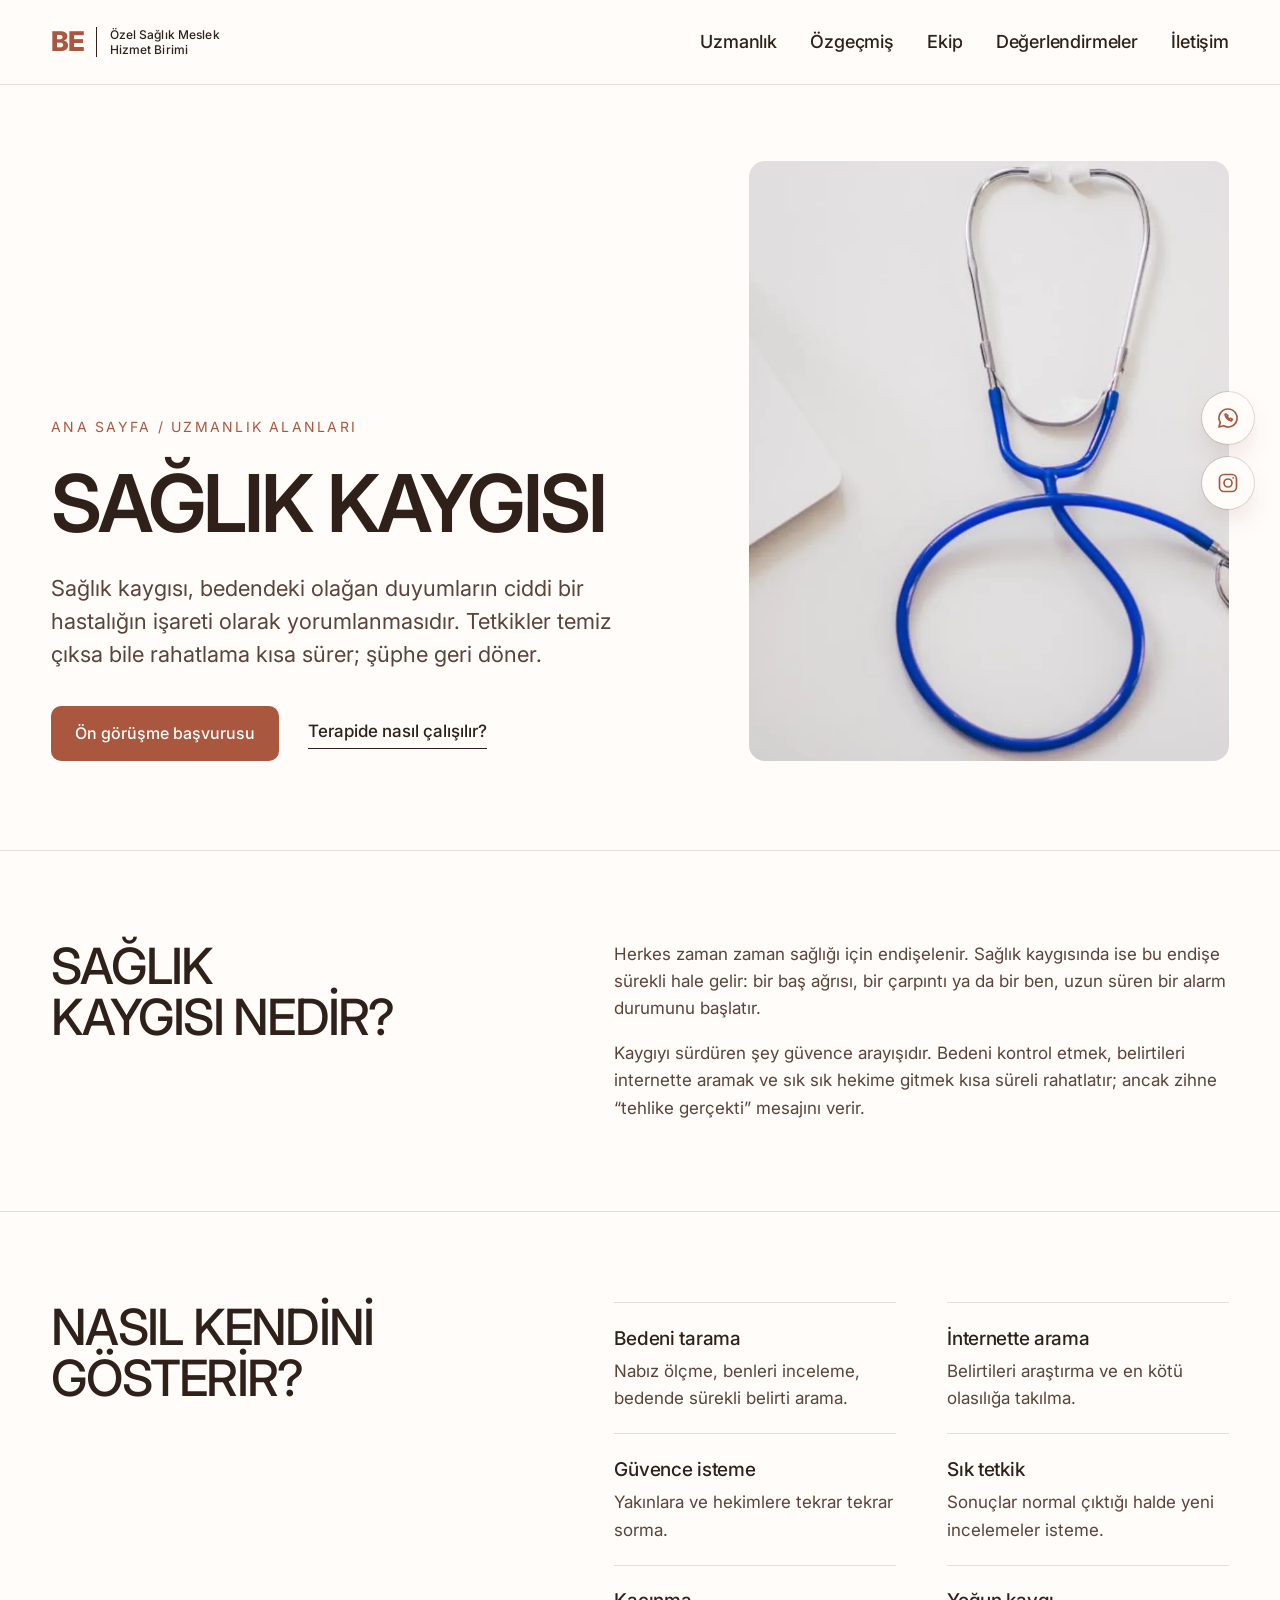
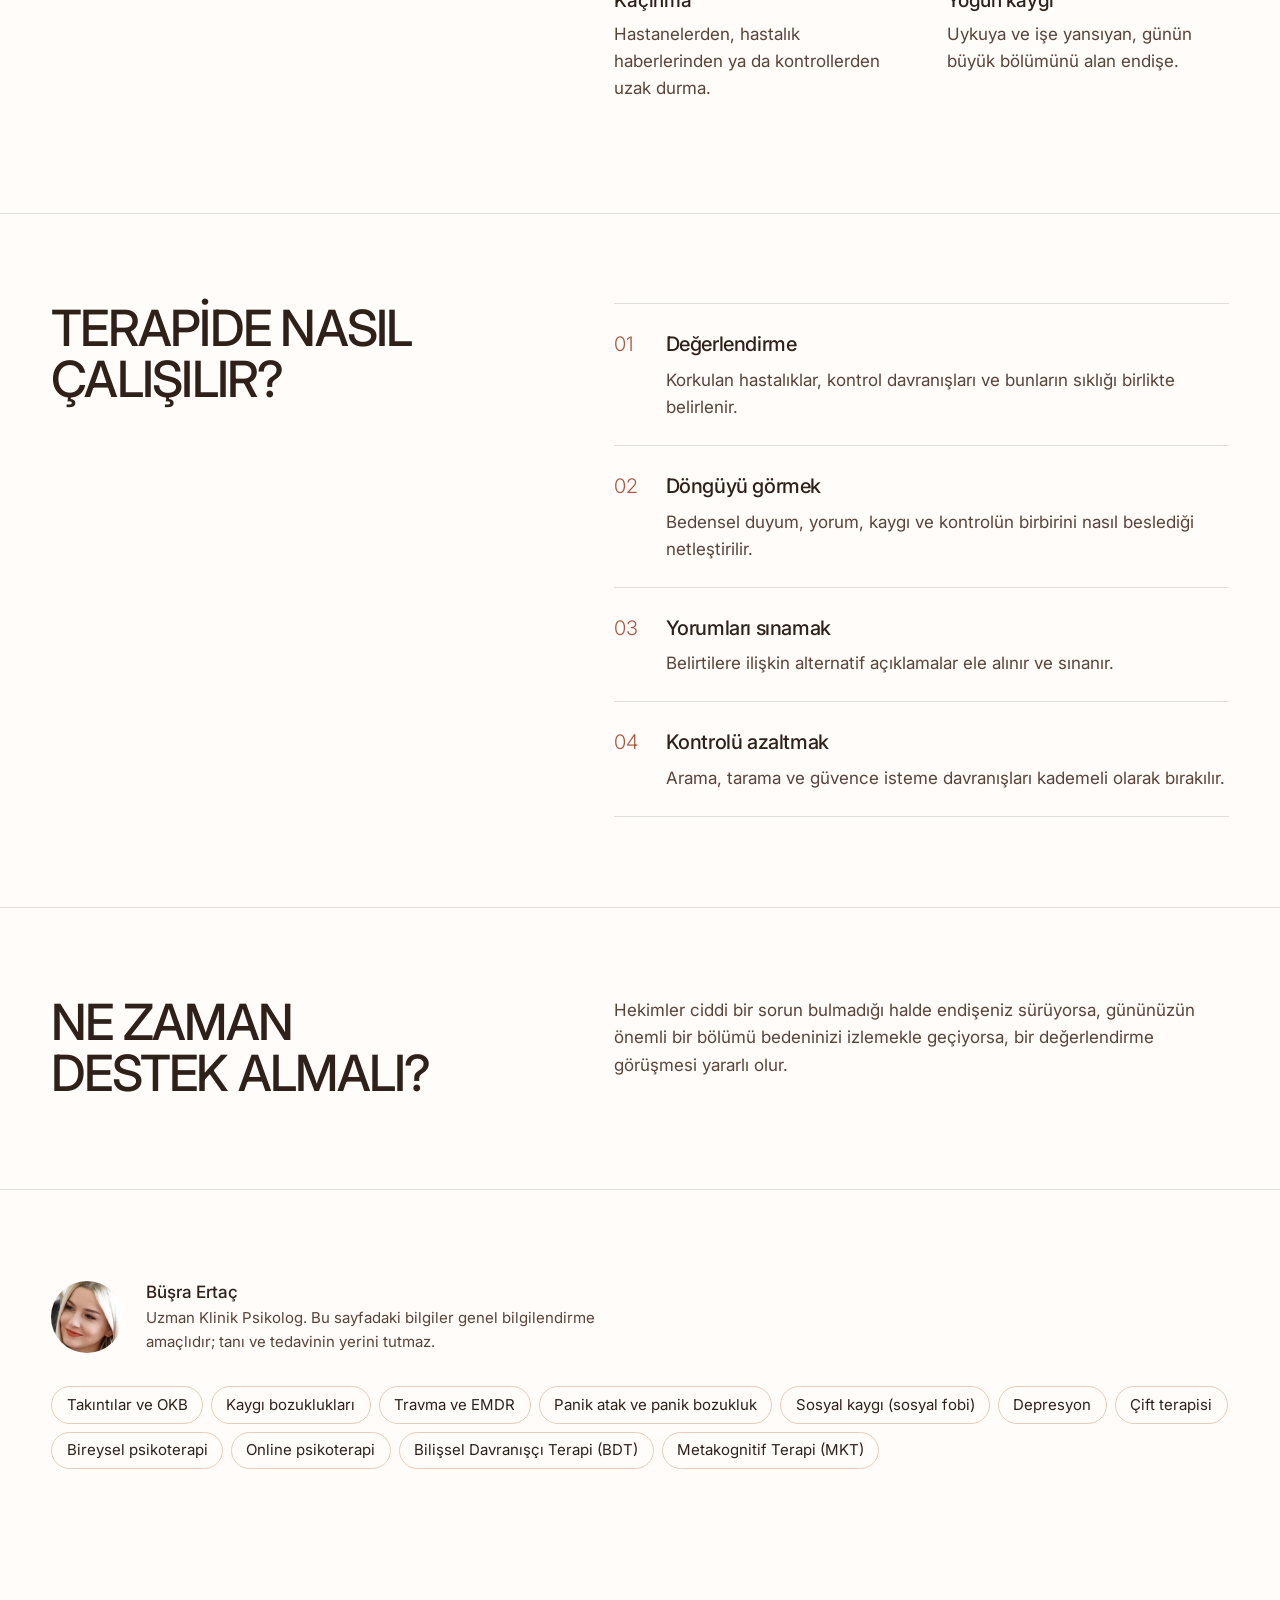
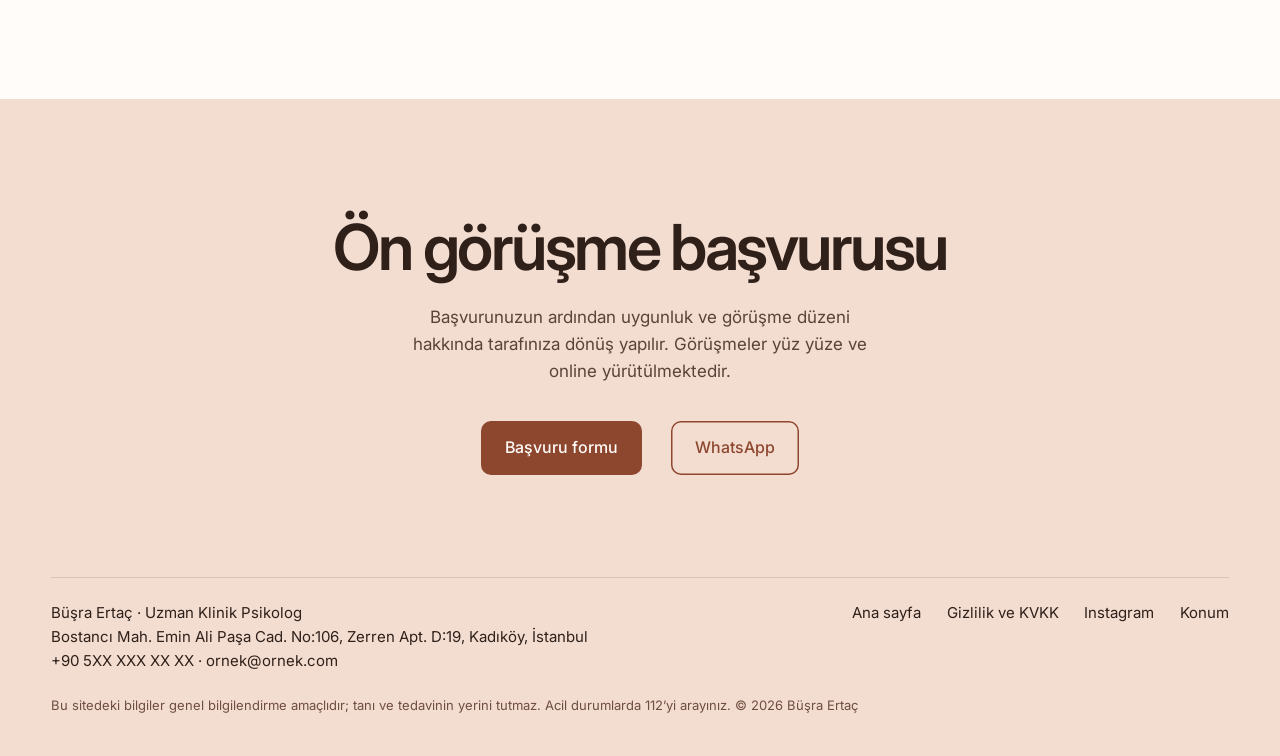
<file: saglik-kaygisi.html>
<!DOCTYPE html>
<html lang="tr" class="no-js">
<head>
<meta charset="utf-8">
<meta name="viewport" content="width=device-width, initial-scale=1">
<title>Sağlık Kaygısı Terapisi — Büşra Ertaç · Bostancı, İstanbul</title>
<meta name="description" content="Sağlık kaygısı (hastalık kaygısı) nedir, neden sürer, terapide nasıl çalışılır? Uzman Klinik Psikolog Büşra Ertaç, Bostancı ve online.">
<meta name="theme-color" content="#FFFCFA">
<meta name="robots" content="noindex,nofollow"><!-- tasarım aşaması: yayına alınırken kaldırılacak -->
<link rel="preload" href="assets/fonts/Inter.woff2?v=2" as="font" type="font/woff2" crossorigin>
<link rel="stylesheet" href="css/alt.css?v=22">
<script>document.documentElement.classList.remove('no-js')</script>
<script type="application/ld+json">{"@context": "https://schema.org", "@graph": [{"@type": "MedicalWebPage", "name": "Sağlık kaygısı", "description": "Sağlık kaygısı (hastalık kaygısı) nedir, neden sürer, terapide nasıl çalışılır? Uzman Klinik Psikolog Büşra Ertaç, Bostancı ve online.", "inLanguage": "tr", "author": {"@type": "Person", "name": "Büşra Ertaç", "jobTitle": "Uzman Klinik Psikolog"}, "about": {"@type": "MedicalCondition", "name": "Sağlık kaygısı"}}, {"@type": "BreadcrumbList", "itemListElement": [{"@type": "ListItem", "position": 1, "name": "Ana sayfa", "item": "index.html"}, {"@type": "ListItem", "position": 2, "name": "Sağlık kaygısı"}]}]}</script>
</head>
<body>
<a class="skip" href="#main">İçeriğe geç</a>
<div class="soc" aria-label="İletişim kanalları">
  <a href="https://wa.me/905000000000" target="_blank" rel="noopener" aria-label="WhatsApp"><svg viewBox="0 0 24 24" aria-hidden="true" fill="none" stroke="currentColor" stroke-width="1.7" stroke-linecap="round" stroke-linejoin="round"><path d="M12 3a9 9 0 0 0-7.8 13.5L3 21l4.6-1.2A9 9 0 1 0 12 3Z"/><path d="M9 8.3c.2 2.9 2.9 6 6.2 6.7l1.3-1.5-2-1.2-.9.8c-1-.5-1.9-1.5-2.4-2.5l.8-.8L10.1 8 9 8.3Z"/></svg></a>
  <a href="https://www.instagram.com/psk.busraertac/" target="_blank" rel="noopener" aria-label="Instagram"><svg viewBox="0 0 24 24" aria-hidden="true" fill="none" stroke="currentColor" stroke-width="1.7"><rect x="3.5" y="3.5" width="17" height="17" rx="4.5"/><circle cx="12" cy="12" r="4"/><circle cx="17.2" cy="6.8" r=".9" fill="currentColor" stroke="none"/></svg></a>
</div>
<nav class="nav" aria-label="Ana menü"><div class="w"><a class="brand" href="index.html" aria-label="Büşra Ertaç — ana sayfa"><b>BE</b><small>Özel Sağlık Meslek<br>Hizmet Birimi</small></a><div><a href="index.html#uzmanlik"><span class="roll">Uzmanlık</span></a><a href="index.html#ozgecmis"><span class="roll">Özgeçmiş</span></a><a href="index.html#ekip"><span class="roll">Ekip</span></a><a href="index.html#degerlendirmeler"><span class="roll">Değerlendirmeler</span></a><a href="index.html#konum"><span class="roll">İletişim</span></a></div></div></nav>

<main id="main">
<section class="ph"><div class="w">
  <div>
    <p class="crumb rv"><a href="index.html">Ana sayfa</a> / <a href="index.html#uzmanlik">Uzmanlık alanları</a></p>
    <h1 class="rv" style="--d:1">Sağlık kaygısı</h1>
    <p class="leadp rv" style="--d:2">Sağlık kaygısı, bedendeki olağan duyumların ciddi bir hastalığın işareti olarak yorumlanmasıdır. Tetkikler temiz çıksa bile rahatlama kısa sürer; şüphe geri döner.</p>
    <div class="go rv" style="--d:3"><a class="btn btn--w" href="index.html#basvuru" data-topic="Kaygı / panik">Ön görüşme başvurusu</a><a class="more" href="#nasil">Terapide nasıl çalışılır?</a></div>
  </div>
  <figure class="pimg rv" style="--d:2"><img src="assets/img/g-stetoskop.webp" alt="Masada duran bir stetoskop" width="1100" height="1375" fetchpriority="high"></figure>
</div></section>
<section class="sec"><div class="w split"><h2 class="rv">Sağlık kaygısı nedir?</h2><div class="prose rv"><p>Herkes zaman zaman sağlığı için endişelenir. Sağlık kaygısında ise bu endişe sürekli hale gelir: bir baş ağrısı, bir çarpıntı ya da bir ben, uzun süren bir alarm durumunu başlatır.</p><p>Kaygıyı sürdüren şey güvence arayışıdır. Bedeni kontrol etmek, belirtileri internette aramak ve sık sık hekime gitmek kısa süreli rahatlatır; ancak zihne “tehlike gerçekti” mesajını verir.</p></div></div></section>
<section class="sec"><div class="w split"><h2 class="rv">Nasıl kendini gösterir?</h2><ul class="signs"><li class="rv"><b>Bedeni tarama</b>Nabız ölçme, benleri inceleme, bedende sürekli belirti arama.</li><li class="rv"><b>İnternette arama</b>Belirtileri araştırma ve en kötü olasılığa takılma.</li><li class="rv"><b>Güvence isteme</b>Yakınlara ve hekimlere tekrar tekrar sorma.</li><li class="rv"><b>Sık tetkik</b>Sonuçlar normal çıktığı halde yeni incelemeler isteme.</li><li class="rv"><b>Kaçınma</b>Hastanelerden, hastalık haberlerinden ya da kontrollerden uzak durma.</li><li class="rv"><b>Yoğun kaygı</b>Uykuya ve işe yansıyan, günün büyük bölümünü alan endişe.</li></ul></div></section>
<section class="sec" id="nasil"><div class="w split"><h2 class="rv">Terapide nasıl çalışılır?</h2><ol class="how"><li class="rv"><span>01</span><div><b>Değerlendirme</b><p>Korkulan hastalıklar, kontrol davranışları ve bunların sıklığı birlikte belirlenir.</p></div></li><li class="rv"><span>02</span><div><b>Döngüyü görmek</b><p>Bedensel duyum, yorum, kaygı ve kontrolün birbirini nasıl beslediği netleştirilir.</p></div></li><li class="rv"><span>03</span><div><b>Yorumları sınamak</b><p>Belirtilere ilişkin alternatif açıklamalar ele alınır ve sınanır.</p></div></li><li class="rv"><span>04</span><div><b>Kontrolü azaltmak</b><p>Arama, tarama ve güvence isteme davranışları kademeli olarak bırakılır.</p></div></li></ol></div></section>
<section class="sec"><div class="w split"><h2 class="rv">Ne zaman destek almalı?</h2><div class="prose rv"><p>Hekimler ciddi bir sorun bulmadığı halde endişeniz sürüyorsa, gününüzün önemli bir bölümü bedeninizi izlemekle geçiyorsa, bir değerlendirme görüşmesi yararlı olur.</p></div></div></section>
<section class="sec">
  <div class="w"><div class="author">
    <img src="assets/img/busra-yuz.webp" alt="Büşra Ertaç" width="240" height="240" loading="lazy">
    <p><b>Büşra Ertaç</b>Uzman Klinik Psikolog. Bu sayfadaki bilgiler genel bilgilendirme amaçlıdır; tanı ve tedavinin yerini tutmaz.</p>
  </div><div class="chips"><a href="okb.html">Takıntılar ve OKB</a><a href="kaygi.html">Kaygı bozuklukları</a><a href="emdr.html">Travma ve EMDR</a><a href="panik-atak.html">Panik atak ve panik bozukluk</a><a href="sosyal-kaygi.html">Sosyal kaygı (sosyal fobi)</a><a href="depresyon.html">Depresyon</a><a href="cift-terapisi.html">Çift terapisi</a><a href="bireysel-psikoterapi.html">Bireysel psikoterapi</a><a href="online-psikoterapi.html">Online psikoterapi</a><a href="bilissel-davranisci-terapi.html">Bilişsel Davranışçı Terapi (BDT)</a><a href="metakognitif-terapi.html">Metakognitif Terapi (MKT)</a></div></div>
</section>
</main>
<section class="end"><div class="curve" aria-hidden="true"></div><div class="w">
  <h2 class="rv">Ön görüşme başvurusu</h2>
  <p class="rv">Başvurunuzun ardından uygunluk ve görüşme düzeni hakkında tarafınıza dönüş yapılır. Görüşmeler yüz yüze ve online yürütülmektedir.</p>
  <div class="go rv"><a class="btn" href="index.html#basvuru" data-topic="Kaygı / panik">Başvuru formu</a><a class="btn btn--o" href="https://wa.me/905000000000" target="_blank" rel="noopener">WhatsApp</a></div>
  <div class="foot"><span>Büşra Ertaç · Uzman Klinik Psikolog<br>Bostancı Mah. Emin Ali Paşa Cad. No:106, Zerren Apt. D:19, Kadıköy, İstanbul<br>+90 5XX XXX XX XX · ornek@ornek.com</span><div><a href="index.html">Ana sayfa</a><a href="gizlilik-ve-kvkk.html">Gizlilik ve KVKK</a><a href="https://www.instagram.com/psk.busraertac/" target="_blank" rel="noopener">Instagram</a><a href="index.html#konum">Konum</a></div></div>
  <p class="fine">Bu sitedeki bilgiler genel bilgilendirme amaçlıdır; tanı ve tedavinin yerini tutmaz. Acil durumlarda 112’yi arayınız. © 2026 Büşra Ertaç</p>
</div></section>
<script src="js/alt.js?v=22" defer></script>
</body>
</html>
</file>
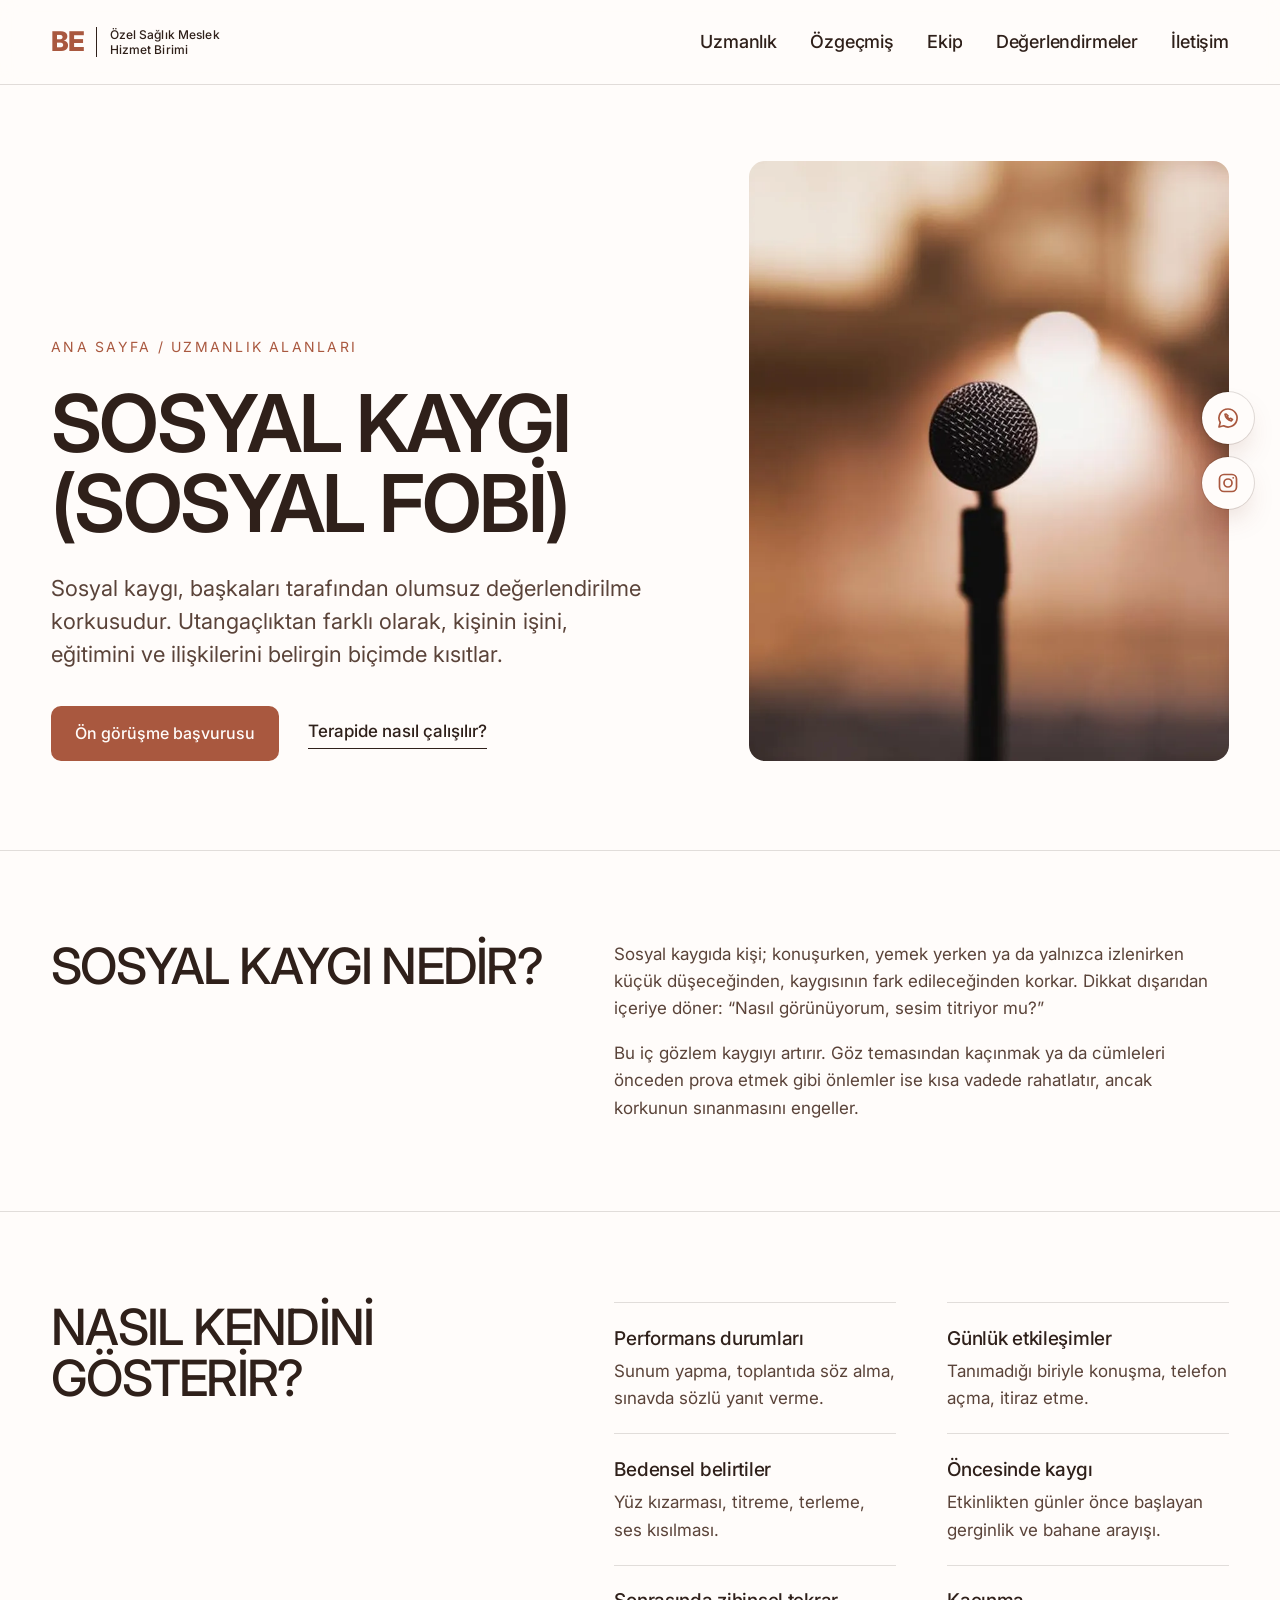
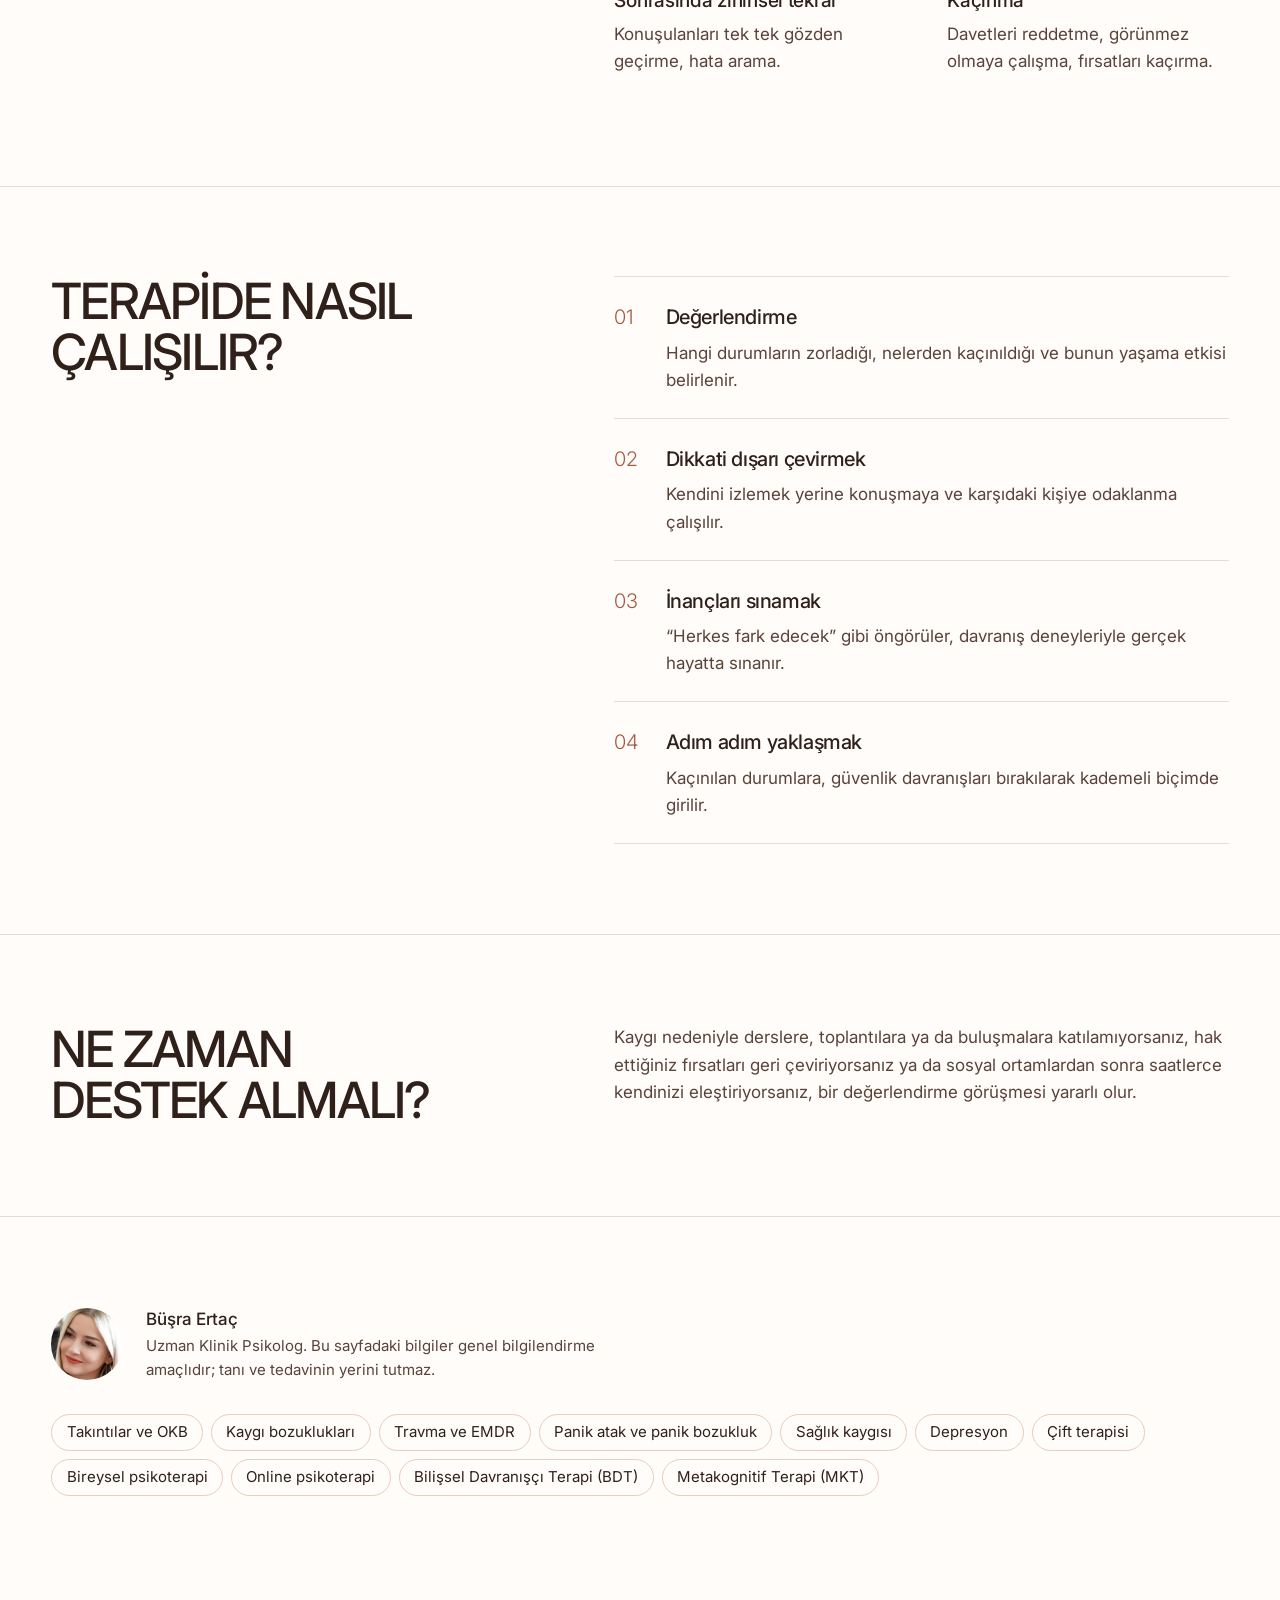
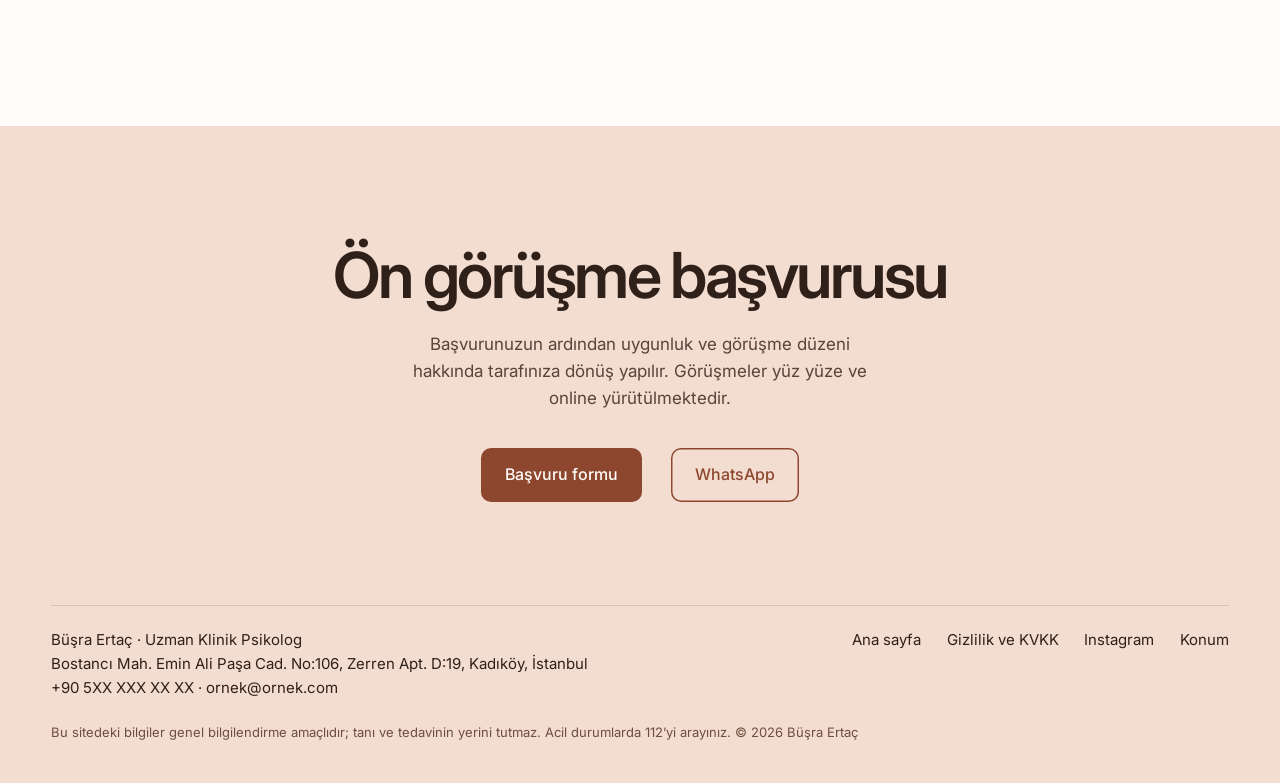
<file: sosyal-kaygi.html>
<!DOCTYPE html>
<html lang="tr" class="no-js">
<head>
<meta charset="utf-8">
<meta name="viewport" content="width=device-width, initial-scale=1">
<title>Sosyal Kaygı (Sosyal Fobi) Terapisi — Büşra Ertaç · Bostancı, İstanbul</title>
<meta name="description" content="Sosyal kaygı nedir, utangaçlıktan farkı ne, terapide nasıl çalışılır? Uzman Klinik Psikolog Büşra Ertaç, Bostancı ve online.">
<meta name="theme-color" content="#FFFCFA">
<meta name="robots" content="noindex,nofollow"><!-- tasarım aşaması: yayına alınırken kaldırılacak -->
<link rel="preload" href="assets/fonts/Inter.woff2?v=2" as="font" type="font/woff2" crossorigin>
<link rel="stylesheet" href="css/alt.css?v=22">
<script>document.documentElement.classList.remove('no-js')</script>
<script type="application/ld+json">{"@context": "https://schema.org", "@graph": [{"@type": "MedicalWebPage", "name": "Sosyal kaygı (sosyal fobi)", "description": "Sosyal kaygı nedir, utangaçlıktan farkı ne, terapide nasıl çalışılır? Uzman Klinik Psikolog Büşra Ertaç, Bostancı ve online.", "inLanguage": "tr", "author": {"@type": "Person", "name": "Büşra Ertaç", "jobTitle": "Uzman Klinik Psikolog"}, "about": {"@type": "MedicalCondition", "name": "Sosyal kaygı (sosyal fobi)"}}, {"@type": "BreadcrumbList", "itemListElement": [{"@type": "ListItem", "position": 1, "name": "Ana sayfa", "item": "index.html"}, {"@type": "ListItem", "position": 2, "name": "Sosyal kaygı (sosyal fobi)"}]}]}</script>
</head>
<body>
<a class="skip" href="#main">İçeriğe geç</a>
<div class="soc" aria-label="İletişim kanalları">
  <a href="https://wa.me/905000000000" target="_blank" rel="noopener" aria-label="WhatsApp"><svg viewBox="0 0 24 24" aria-hidden="true" fill="none" stroke="currentColor" stroke-width="1.7" stroke-linecap="round" stroke-linejoin="round"><path d="M12 3a9 9 0 0 0-7.8 13.5L3 21l4.6-1.2A9 9 0 1 0 12 3Z"/><path d="M9 8.3c.2 2.9 2.9 6 6.2 6.7l1.3-1.5-2-1.2-.9.8c-1-.5-1.9-1.5-2.4-2.5l.8-.8L10.1 8 9 8.3Z"/></svg></a>
  <a href="https://www.instagram.com/psk.busraertac/" target="_blank" rel="noopener" aria-label="Instagram"><svg viewBox="0 0 24 24" aria-hidden="true" fill="none" stroke="currentColor" stroke-width="1.7"><rect x="3.5" y="3.5" width="17" height="17" rx="4.5"/><circle cx="12" cy="12" r="4"/><circle cx="17.2" cy="6.8" r=".9" fill="currentColor" stroke="none"/></svg></a>
</div>
<nav class="nav" aria-label="Ana menü"><div class="w"><a class="brand" href="index.html" aria-label="Büşra Ertaç — ana sayfa"><b>BE</b><small>Özel Sağlık Meslek<br>Hizmet Birimi</small></a><div><a href="index.html#uzmanlik"><span class="roll">Uzmanlık</span></a><a href="index.html#ozgecmis"><span class="roll">Özgeçmiş</span></a><a href="index.html#ekip"><span class="roll">Ekip</span></a><a href="index.html#degerlendirmeler"><span class="roll">Değerlendirmeler</span></a><a href="index.html#konum"><span class="roll">İletişim</span></a></div></div></nav>

<main id="main">
<section class="ph"><div class="w">
  <div>
    <p class="crumb rv"><a href="index.html">Ana sayfa</a> / <a href="index.html#uzmanlik">Uzmanlık alanları</a></p>
    <h1 class="rv" style="--d:1">Sosyal kaygı (sosyal fobi)</h1>
    <p class="leadp rv" style="--d:2">Sosyal kaygı, başkaları tarafından olumsuz değerlendirilme korkusudur. Utangaçlıktan farklı olarak, kişinin işini, eğitimini ve ilişkilerini belirgin biçimde kısıtlar.</p>
    <div class="go rv" style="--d:3"><a class="btn btn--w" href="index.html#basvuru" data-topic="Kaygı / panik">Ön görüşme başvurusu</a><a class="more" href="#nasil">Terapide nasıl çalışılır?</a></div>
  </div>
  <figure class="pimg rv" style="--d:2"><img src="assets/img/g-mikrofon.webp" alt="Sahne ışığında bir mikrofon" width="1100" height="1375" fetchpriority="high"></figure>
</div></section>
<section class="sec"><div class="w split"><h2 class="rv">Sosyal kaygı nedir?</h2><div class="prose rv"><p>Sosyal kaygıda kişi; konuşurken, yemek yerken ya da yalnızca izlenirken küçük düşeceğinden, kaygısının fark edileceğinden korkar. Dikkat dışarıdan içeriye döner: “Nasıl görünüyorum, sesim titriyor mu?”</p><p>Bu iç gözlem kaygıyı artırır. Göz temasından kaçınmak ya da cümleleri önceden prova etmek gibi önlemler ise kısa vadede rahatlatır, ancak korkunun sınanmasını engeller.</p></div></div></section>
<section class="sec"><div class="w split"><h2 class="rv">Nasıl kendini gösterir?</h2><ul class="signs"><li class="rv"><b>Performans durumları</b>Sunum yapma, toplantıda söz alma, sınavda sözlü yanıt verme.</li><li class="rv"><b>Günlük etkileşimler</b>Tanımadığı biriyle konuşma, telefon açma, itiraz etme.</li><li class="rv"><b>Bedensel belirtiler</b>Yüz kızarması, titreme, terleme, ses kısılması.</li><li class="rv"><b>Öncesinde kaygı</b>Etkinlikten günler önce başlayan gerginlik ve bahane arayışı.</li><li class="rv"><b>Sonrasında zihinsel tekrar</b>Konuşulanları tek tek gözden geçirme, hata arama.</li><li class="rv"><b>Kaçınma</b>Davetleri reddetme, görünmez olmaya çalışma, fırsatları kaçırma.</li></ul></div></section>
<section class="sec" id="nasil"><div class="w split"><h2 class="rv">Terapide nasıl çalışılır?</h2><ol class="how"><li class="rv"><span>01</span><div><b>Değerlendirme</b><p>Hangi durumların zorladığı, nelerden kaçınıldığı ve bunun yaşama etkisi belirlenir.</p></div></li><li class="rv"><span>02</span><div><b>Dikkati dışarı çevirmek</b><p>Kendini izlemek yerine konuşmaya ve karşıdaki kişiye odaklanma çalışılır.</p></div></li><li class="rv"><span>03</span><div><b>İnançları sınamak</b><p>“Herkes fark edecek” gibi öngörüler, davranış deneyleriyle gerçek hayatta sınanır.</p></div></li><li class="rv"><span>04</span><div><b>Adım adım yaklaşmak</b><p>Kaçınılan durumlara, güvenlik davranışları bırakılarak kademeli biçimde girilir.</p></div></li></ol></div></section>
<section class="sec"><div class="w split"><h2 class="rv">Ne zaman destek almalı?</h2><div class="prose rv"><p>Kaygı nedeniyle derslere, toplantılara ya da buluşmalara katılamıyorsanız, hak ettiğiniz fırsatları geri çeviriyorsanız ya da sosyal ortamlardan sonra saatlerce kendinizi eleştiriyorsanız, bir değerlendirme görüşmesi yararlı olur.</p></div></div></section>
<section class="sec">
  <div class="w"><div class="author">
    <img src="assets/img/busra-yuz.webp" alt="Büşra Ertaç" width="240" height="240" loading="lazy">
    <p><b>Büşra Ertaç</b>Uzman Klinik Psikolog. Bu sayfadaki bilgiler genel bilgilendirme amaçlıdır; tanı ve tedavinin yerini tutmaz.</p>
  </div><div class="chips"><a href="okb.html">Takıntılar ve OKB</a><a href="kaygi.html">Kaygı bozuklukları</a><a href="emdr.html">Travma ve EMDR</a><a href="panik-atak.html">Panik atak ve panik bozukluk</a><a href="saglik-kaygisi.html">Sağlık kaygısı</a><a href="depresyon.html">Depresyon</a><a href="cift-terapisi.html">Çift terapisi</a><a href="bireysel-psikoterapi.html">Bireysel psikoterapi</a><a href="online-psikoterapi.html">Online psikoterapi</a><a href="bilissel-davranisci-terapi.html">Bilişsel Davranışçı Terapi (BDT)</a><a href="metakognitif-terapi.html">Metakognitif Terapi (MKT)</a></div></div>
</section>
</main>
<section class="end"><div class="curve" aria-hidden="true"></div><div class="w">
  <h2 class="rv">Ön görüşme başvurusu</h2>
  <p class="rv">Başvurunuzun ardından uygunluk ve görüşme düzeni hakkında tarafınıza dönüş yapılır. Görüşmeler yüz yüze ve online yürütülmektedir.</p>
  <div class="go rv"><a class="btn" href="index.html#basvuru" data-topic="Kaygı / panik">Başvuru formu</a><a class="btn btn--o" href="https://wa.me/905000000000" target="_blank" rel="noopener">WhatsApp</a></div>
  <div class="foot"><span>Büşra Ertaç · Uzman Klinik Psikolog<br>Bostancı Mah. Emin Ali Paşa Cad. No:106, Zerren Apt. D:19, Kadıköy, İstanbul<br>+90 5XX XXX XX XX · ornek@ornek.com</span><div><a href="index.html">Ana sayfa</a><a href="gizlilik-ve-kvkk.html">Gizlilik ve KVKK</a><a href="https://www.instagram.com/psk.busraertac/" target="_blank" rel="noopener">Instagram</a><a href="index.html#konum">Konum</a></div></div>
  <p class="fine">Bu sitedeki bilgiler genel bilgilendirme amaçlıdır; tanı ve tedavinin yerini tutmaz. Acil durumlarda 112’yi arayınız. © 2026 Büşra Ertaç</p>
</div></section>
<script src="js/alt.js?v=22" defer></script>
</body>
</html>
</file>
<file: css/alt.css>
/* Alt sayfalar (konu sayfaları, yazılar, yazı listesi). Ana sayfayla aynı dil: siyah zemin, beyaz yazı, Inter. */
@font-face{ font-family:"Inter"; src:url("../assets/fonts/Inter.woff2?v=2") format("woff2"); font-weight:100 900; font-display:swap; }
:root{ --dark:#FFFCFA; --dark2:#F7E7DD; --ink:#2F201A; --on:#2F201A; --dim:#85634F; --soft:#5A4339; --rule:rgba(47,32,26,.14); --accent:#A9583F; --accent-h:#8E472F; --tint:#F3DDD0; --tint-2:#EBCBB9; --ease:cubic-bezier(.16,1,.3,1); --gut:clamp(1.25rem,4vw,3.5rem); }
*{ box-sizing:border-box; } html{ -webkit-text-size-adjust:100%; scroll-behavior:smooth; scroll-padding-top:100px; }
body{ margin:0; font-family:"Inter",system-ui,sans-serif; font-size:1.0625rem; line-height:1.6; background:var(--dark); color:var(--on); -webkit-font-smoothing:antialiased; overflow-x:hidden; }
img{ display:block; max-width:100%; height:auto; } a{ color:inherit; text-decoration:none; } h1,h2,h3,p,ul,ol,figure{ margin:0; padding:0; } ul,ol{ list-style:none; }
.w{ max-width:1320px; margin-inline:auto; padding-inline:var(--gut); }
.skip{ position:absolute; left:-999px; } .skip:focus{ left:1rem; top:1rem; z-index:99; background:#FFFCFA; color:var(--ink); padding:.6rem 1rem; border-radius:8px; }

/* Gezinme */
.nav{ position:fixed; inset:0 0 auto 0; z-index:20; color:var(--ink); background:rgba(255,252,250,.86); backdrop-filter:blur(12px); -webkit-backdrop-filter:blur(12px); box-shadow:0 1px 0 var(--rule); }
.nav b{ color:var(--accent); }
.nav .w{ display:flex; justify-content:space-between; align-items:center; height:84px; }
.nav b{ font-weight:800; font-size:1.7rem; letter-spacing:-.06em; }
.brand{ display:flex; align-items:center; gap:.8rem; } .brand small{ padding-left:.8rem; border-left:1px solid currentColor; font-size:.75rem; font-weight:500; line-height:1.25; letter-spacing:.01em; }
.nav div{ display:flex; gap:clamp(1.4rem,2.6vw,2.6rem); font-size:1.125rem; font-weight:500; letter-spacing:-.01em; }
.roll{ display:inline-flex; overflow:hidden; line-height:1.7; }
.roll .lt{ display:inline-block; position:relative; white-space:pre; transition:transform .55s var(--ease); transition-delay:calc(var(--n) * 22ms); }
.roll .lt::after{ content:attr(data-c); position:absolute; left:0; top:100%; }
a:hover .roll .lt,a:focus-visible .roll .lt{ transform:translateY(-100%); }

/* WhatsApp ve Instagram */
.soc{ position:fixed; right:clamp(.9rem,2vw,1.6rem); top:50%; z-index:25; display:flex; flex-direction:column; gap:.8rem; margin-top:-3.6rem; }
.soc a{ width:52px; height:52px; border-radius:50%; background:#FFFCFA; color:var(--accent); display:grid; place-items:center; box-shadow:0 14px 30px -12px rgba(120,60,40,.35), 0 0 0 1px var(--rule); animation:bob 5.5s ease-in-out infinite; transition:scale .35s var(--ease), background .3s, color .3s; }
.soc a:nth-child(2){ animation-delay:-2.7s; } .soc a:hover{ scale:1.12; background:var(--accent); color:#FFFCFA; }
.soc svg{ width:24px; height:24px; }
@keyframes bob{ 0%,100%{ translate:0 0 } 50%{ translate:0 -9px } }

.btn{ display:inline-flex; align-items:center; padding:.9rem 1.5rem; border-radius:10px; background:var(--accent); color:#FFFCFA; font-weight:500; font-size:1rem; transition:transform .4s var(--ease), background .3s, color .3s; }
.btn:hover{ transform:translateY(-4px); background:var(--accent-h); }
.btn--w{ background:var(--accent); color:#FFFCFA; } .btn--w:hover{ background:var(--accent-h); }
.btn--o{ background:transparent; color:inherit; box-shadow:inset 0 0 0 1.5px currentColor; } .btn--o:hover{ background:var(--accent); color:#FFFCFA; box-shadow:none; }
.more{ display:inline-block; font-weight:500; border-bottom:1px solid currentColor; padding-bottom:.15rem; transition:transform .4s var(--ease); } .more:hover{ transform:translateX(6px); }
.go{ display:flex; flex-wrap:wrap; align-items:center; gap:1.2rem 1.8rem; margin-top:2.2rem; }

/* Sayfa başı */
.ph{ padding:calc(84px + clamp(2.5rem,6vw,5rem)) 0 clamp(3rem,7vw,6rem); }
.ph .w{ display:grid; grid-template-columns:1.1fr .9fr; gap:clamp(2rem,6vw,6rem); align-items:end; }
.ph--one .w{ display:block; }
.crumb{ font-size:.875rem; letter-spacing:.16em; text-transform:uppercase; color:var(--dim); margin-bottom:1.6rem; } .crumb a{ transition:color .3s; } .crumb a:hover{ color:var(--accent); }
h1{ font-weight:600; text-transform:uppercase; letter-spacing:-.035em; line-height:1; font-size:clamp(2.5rem,1.3rem + 4.6vw,5.6rem); text-wrap:balance; }
.art h1{ text-transform:none; font-size:clamp(2.2rem,1.3rem + 3.4vw,4.4rem); line-height:1.05; max-width:20ch; }
.leadp{ margin-top:1.8rem; max-width:46ch; font-size:clamp(1.125rem,1rem + .5vw,1.375rem); line-height:1.5; color:var(--soft); }
.pimg{ border-radius:16px; overflow:hidden; background:var(--dark2); aspect-ratio:4/5; max-width:30rem; margin-left:auto; } .pimg img{ width:100%; height:100%; object-fit:cover; }
.aimg{ margin-top:clamp(2.5rem,5vw,4rem); border-radius:18px; overflow:hidden; background:var(--dark2); aspect-ratio:21/9; } .aimg img{ width:100%; height:100%; object-fit:cover; }

/* Bölümler */
.sec{ padding:clamp(3.5rem,7vw,6.5rem) 0; border-top:1px solid var(--rule); }
.split{ display:grid; grid-template-columns:1fr 1.2fr; gap:var(--gut); align-items:start; }
h2{ font-weight:500; text-transform:uppercase; letter-spacing:-.035em; line-height:1.02; font-size:clamp(1.9rem,1.2rem + 2.4vw,3.4rem); text-wrap:balance; }
.kicker{ font-size:.875rem; letter-spacing:.16em; text-transform:uppercase; color:var(--dim); margin-bottom:1.2rem; }
.prose p{ color:var(--soft); max-width:58ch; } .prose p + p{ margin-top:1.1rem; } .prose b{ color:var(--ink); font-weight:600; }
.signs{ display:grid; grid-template-columns:1fr 1fr; gap:0 var(--gut); }
.signs li{ padding:1.3rem 0; border-top:1px solid var(--rule); color:var(--soft); } .signs b{ display:block; color:var(--ink); font-weight:500; font-size:1.1875rem; letter-spacing:-.015em; margin-bottom:.25rem; }
.how li{ display:grid; grid-template-columns:3.2rem 1fr; padding:1.5rem 0; border-top:1px solid var(--rule); } .how li:last-child{ border-bottom:1px solid var(--rule); }
.how span{ color:var(--dim); font-weight:300; font-size:1.25rem; } .how b{ font-weight:500; font-size:1.25rem; letter-spacing:-.02em; } .how p{ margin-top:.4rem; color:var(--soft); max-width:52ch; }
.faq details{ border-top:1px solid var(--rule); } .faq details:last-child{ border-bottom:1px solid var(--rule); }
.faq summary{ list-style:none; cursor:pointer; display:flex; justify-content:space-between; gap:1.5rem; padding:1.3rem 0; font-weight:500; font-size:1.1875rem; letter-spacing:-.015em; transition:padding .4s var(--ease); } .faq summary::-webkit-details-marker{ display:none; }
.faq summary::after{ content:""; flex:none; width:14px; height:14px; margin-top:.45rem; background:linear-gradient(var(--accent),var(--accent)) center/100% 1.5px no-repeat, linear-gradient(var(--accent),var(--accent)) center/1.5px 100% no-repeat; transition:transform .4s var(--ease); }
.faq details[open] summary::after{ transform:rotate(45deg); } .faq summary:hover{ padding-left:.5rem; }
.faq details p{ padding:0 2.5rem 1.5rem 0; color:var(--soft); max-width:60ch; }

/* Yazı kartları */
.posts{ display:grid; grid-template-columns:repeat(3,minmax(0,1fr)); gap:clamp(1.5rem,3vw,2.5rem) clamp(1rem,2.4vw,2rem); margin-top:clamp(2rem,4vw,3rem); }
.post .pi{ border-radius:14px; overflow:hidden; background:var(--dark2); aspect-ratio:3/2; } .post img{ width:100%; height:100%; object-fit:cover; transition:transform 1.1s var(--ease); } .post:hover img{ transform:scale(1.05); }
.post .pk{ margin-top:1rem; font-size:.75rem; letter-spacing:.14em; text-transform:uppercase; color:var(--dim); }
.post h3{ margin-top:.35rem; font-size:1.3125rem; font-weight:500; letter-spacing:-.02em; line-height:1.25; transition:transform .4s var(--ease); } .post:hover h3{ transform:translateX(5px); }
.chips{ display:flex; flex-wrap:wrap; gap:.5rem; margin-top:2rem; } .chips a{ border:1px solid var(--rule); border-radius:999px; padding:.35rem .9rem; font-size:.9375rem; transition:background .3s, color .3s; } .chips a:hover{ background:#fff; color:var(--ink); }

/* Yazı gövdesi */
.abody{ display:grid; grid-template-columns:16rem minmax(0,1fr); gap:clamp(2rem,6vw,6rem); padding-block:clamp(3rem,6vw,5rem) clamp(4rem,8vw,7rem); }
.toc{ position:sticky; top:110px; align-self:start; display:grid; gap:.7rem; font-size:.9375rem; color:var(--dim); } .toc p{ font-size:.75rem; letter-spacing:.16em; text-transform:uppercase; margin-bottom:.4rem; } .toc a{ transition:color .3s, transform .4s var(--ease); } .toc a:hover{ color:#fff; transform:translateX(4px); }
.atext{ max-width:44rem; } .atext h2{ text-transform:none; font-weight:600; letter-spacing:-.03em; font-size:clamp(1.5rem,1.2rem + 1.1vw,2.1rem); line-height:1.15; margin:2.8rem 0 1rem; } .atext h2:first-child{ margin-top:0; }
.atext > p,.atext li{ color:var(--soft); font-size:1.125rem; line-height:1.7; } .atext > p + p{ margin-top:1.1rem; } .atext b{ color:var(--ink); font-weight:600; }
.atext ul{ margin:1.1rem 0; } .atext ul li{ padding:.7rem 0 .7rem 1.6rem; border-top:1px solid var(--rule); position:relative; } .atext ul li::before{ content:""; position:absolute; left:0; top:1.5rem; width:.7rem; height:1.5px; background:#fff; }
.atext .faq{ margin-top:3rem; }
.draft{ margin-bottom:2.5rem !important; padding:1rem 1.2rem; border:1px dashed var(--accent); border-radius:12px; font-size:.9375rem !important; color:var(--ink) !important; background:var(--tint); }
.acta{ margin-top:3rem; padding:1.8rem; border-radius:16px; background:var(--dark2); } .acta .go{ margin-top:1.3rem; }

.author{ display:flex; align-items:center; gap:1.4rem; flex-wrap:wrap; } .author img{ width:72px; height:72px; border-radius:50%; object-fit:cover; background:var(--dark2); }
.author p{ flex:1 1 20rem; max-width:52ch; color:var(--soft); font-size:.9375rem; } .author p b{ display:block; color:var(--ink); font-size:1.0625rem; font-weight:500; }

/* Kapanış */
.end{ position:relative; overflow-x:clip; background:var(--tint); --dim:#6E4E3F; color:var(--ink); text-align:center; margin-top:clamp(70px,11vw,170px); padding:clamp(4rem,9vw,8rem) 0 2.5rem; }
.end .curve{ position:absolute; left:-12%; right:-12%; bottom:calc(100% - 1px); height:clamp(36px,5vw,80px); background:var(--tint); border-radius:50% 50% 0 0 / 100% 100% 0 0; transform-origin:50% 100%; will-change:transform; }
.end > .w{ position:relative; }
.end h2{ text-transform:none; font-weight:600; letter-spacing:-.04em; font-size:clamp(2.2rem,1.4rem + 3.2vw,4.4rem); line-height:1.06; max-width:18ch; margin-inline:auto; }
.end p{ margin:1.4rem auto 0; max-width:44ch; color:var(--soft); } .end .go{ justify-content:center; }
.foot{ margin-top:clamp(4rem,8vw,7rem); padding-top:1.4rem; border-top:1px solid var(--rule); display:flex; justify-content:space-between; gap:1rem; flex-wrap:wrap; font-size:.9375rem; text-align:left; } .foot div{ display:flex; gap:1.6rem; flex-wrap:wrap; }
.fine{ margin-top:1.4rem !important; max-width:none !important; font-size:.8125rem; color:#6E4E3F !important; text-align:left; }

.rv{ opacity:0; transform:translateY(34px); transition:opacity 1.1s var(--ease), transform 1.1s var(--ease); transition-delay:calc(var(--d,0) * .09s); } .rv.on{ opacity:1; transform:none; }
.no-js .rv{ opacity:1; transform:none; }
@media (max-width:860px){
  .soc{ display:none; }
  .soc a{ width:46px; height:46px; } .soc svg{ width:21px; height:21px; }
  .nav .w{ height:68px; } .nav div{ font-size:1rem; gap:1.1rem; } .nav div a:nth-child(n+2):not(:last-child){ display:none; } .nav div a{ padding:.7rem 0; } .more{ padding-block:.45rem .35rem; } .brand{ gap:.6rem; } .brand small{ padding-left:.6rem; font-size:.6875rem; }
  .ph{ padding-top:calc(68px + 2.2rem); } .ph .w,.split,.signs,.abody{ grid-template-columns:1fr; } .pimg{ margin:0; max-width:22rem; }
  .split > h2{ margin-bottom:1.6rem; } .posts{ grid-template-columns:1fr; } .aimg{ aspect-ratio:3/2; }
  .toc{ position:static; padding-bottom:1.5rem; border-bottom:1px solid var(--rule); }
  .faq details p{ padding-right:0; }
}
@media (min-width:861px) and (max-width:1100px){ .posts{ grid-template-columns:1fr 1fr; } }
@media (prefers-reduced-motion:reduce){ html{ scroll-behavior:auto; } *{ animation-duration:.01ms !important; transition-duration:.01ms !important; } .rv{ opacity:1; transform:none; } }

/* soft kiremit ayrıntılar */
.chips a{ border-color:var(--tint-2) !important; color:var(--ink); } .chips a:hover{ background:var(--accent) !important; color:#FFFCFA !important; border-color:var(--accent) !important; }
.how span,.kicker,.crumb{ color:var(--accent); } .pimg,.aimg{ background:var(--tint); } .atext ul li::before{ background:var(--accent) !important; }
.end .btn{ background:var(--accent-h); } .end .btn--o{ background:transparent; color:var(--accent-h); }
.toc a:hover{ color:var(--accent) !important; }
</file>
